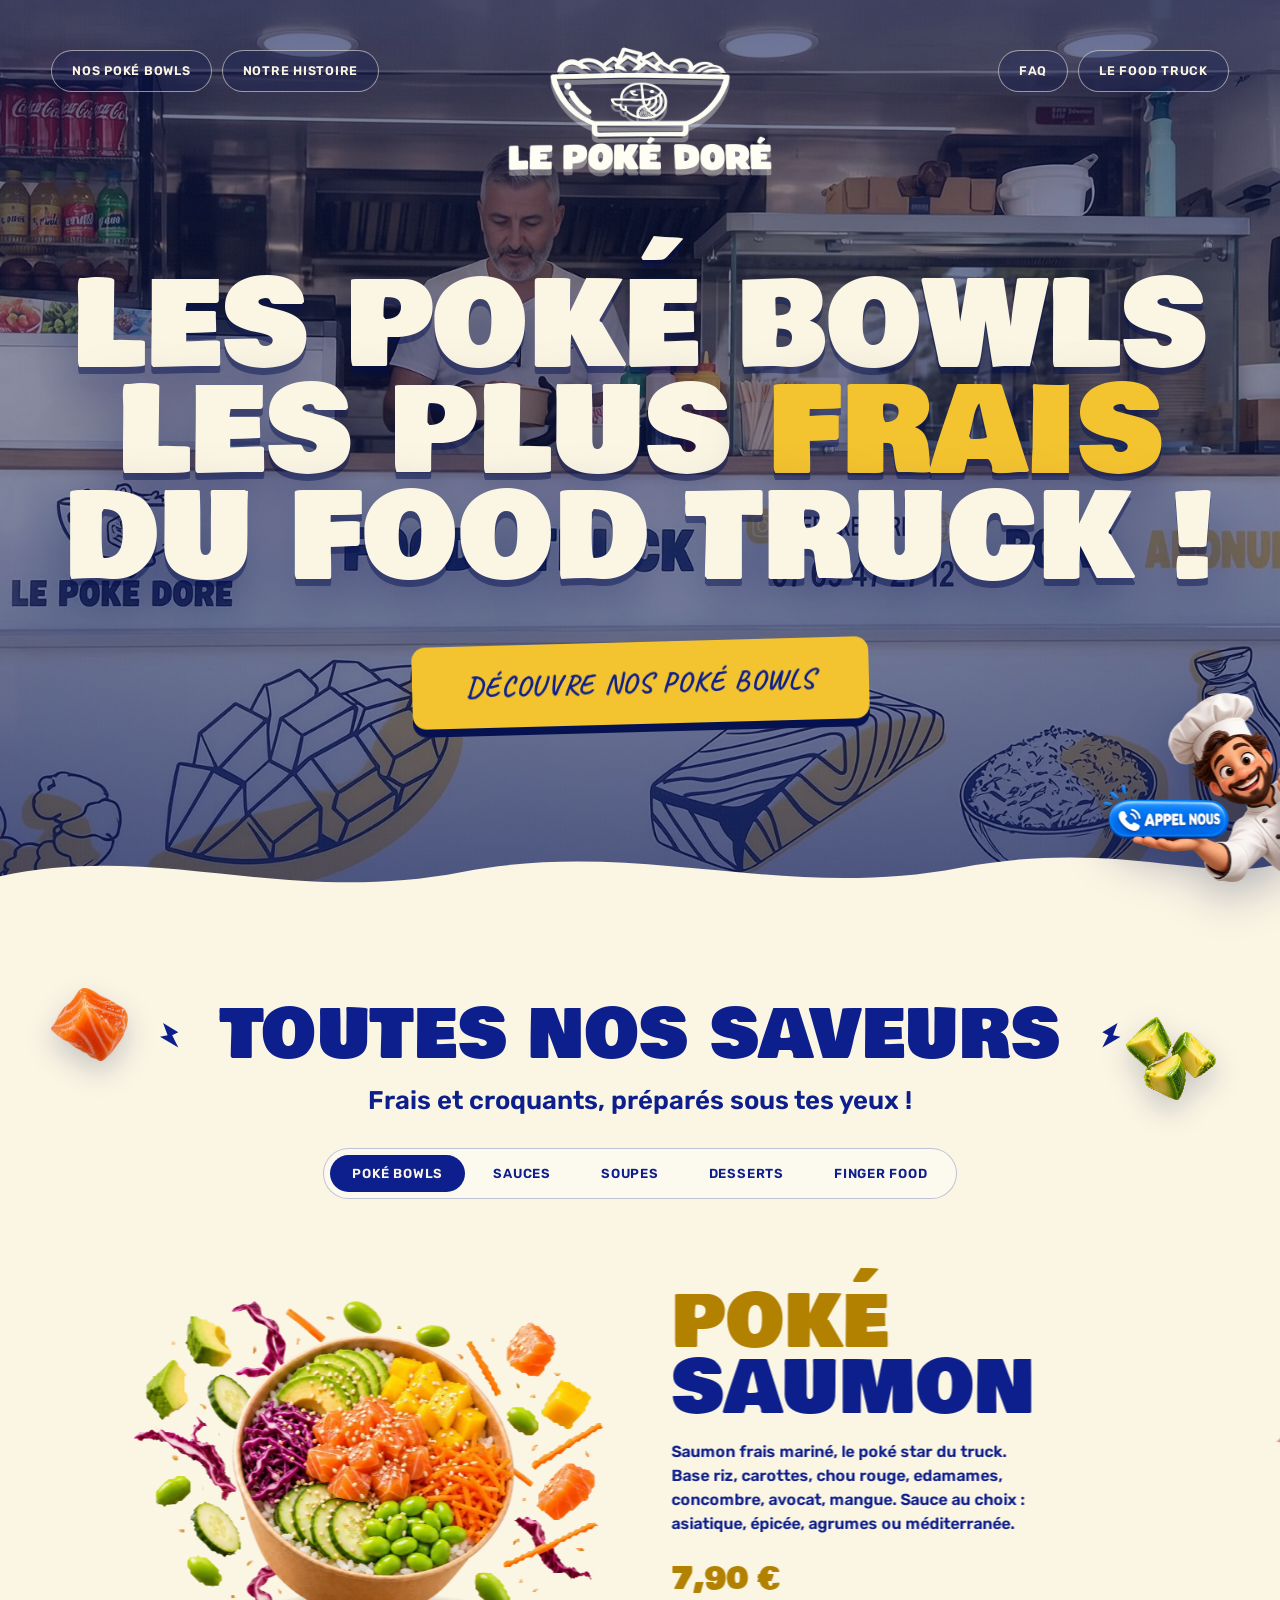
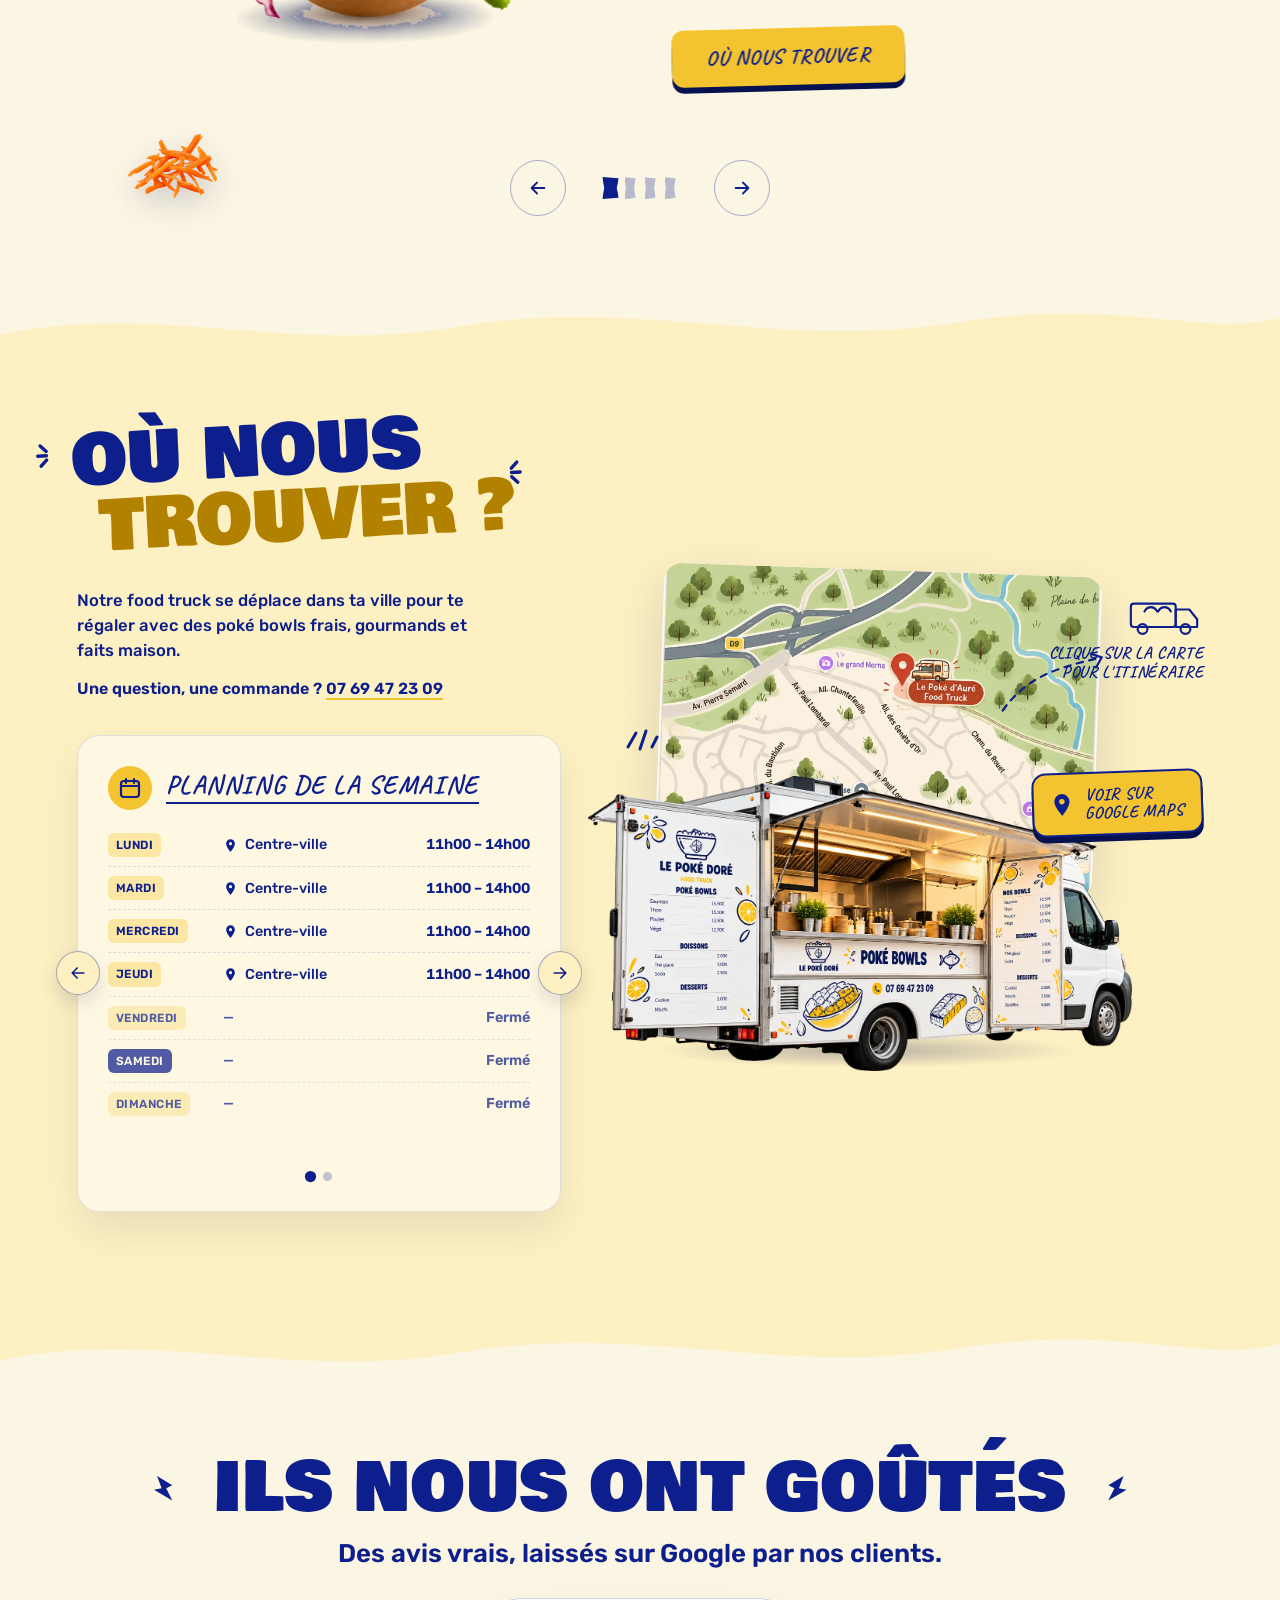
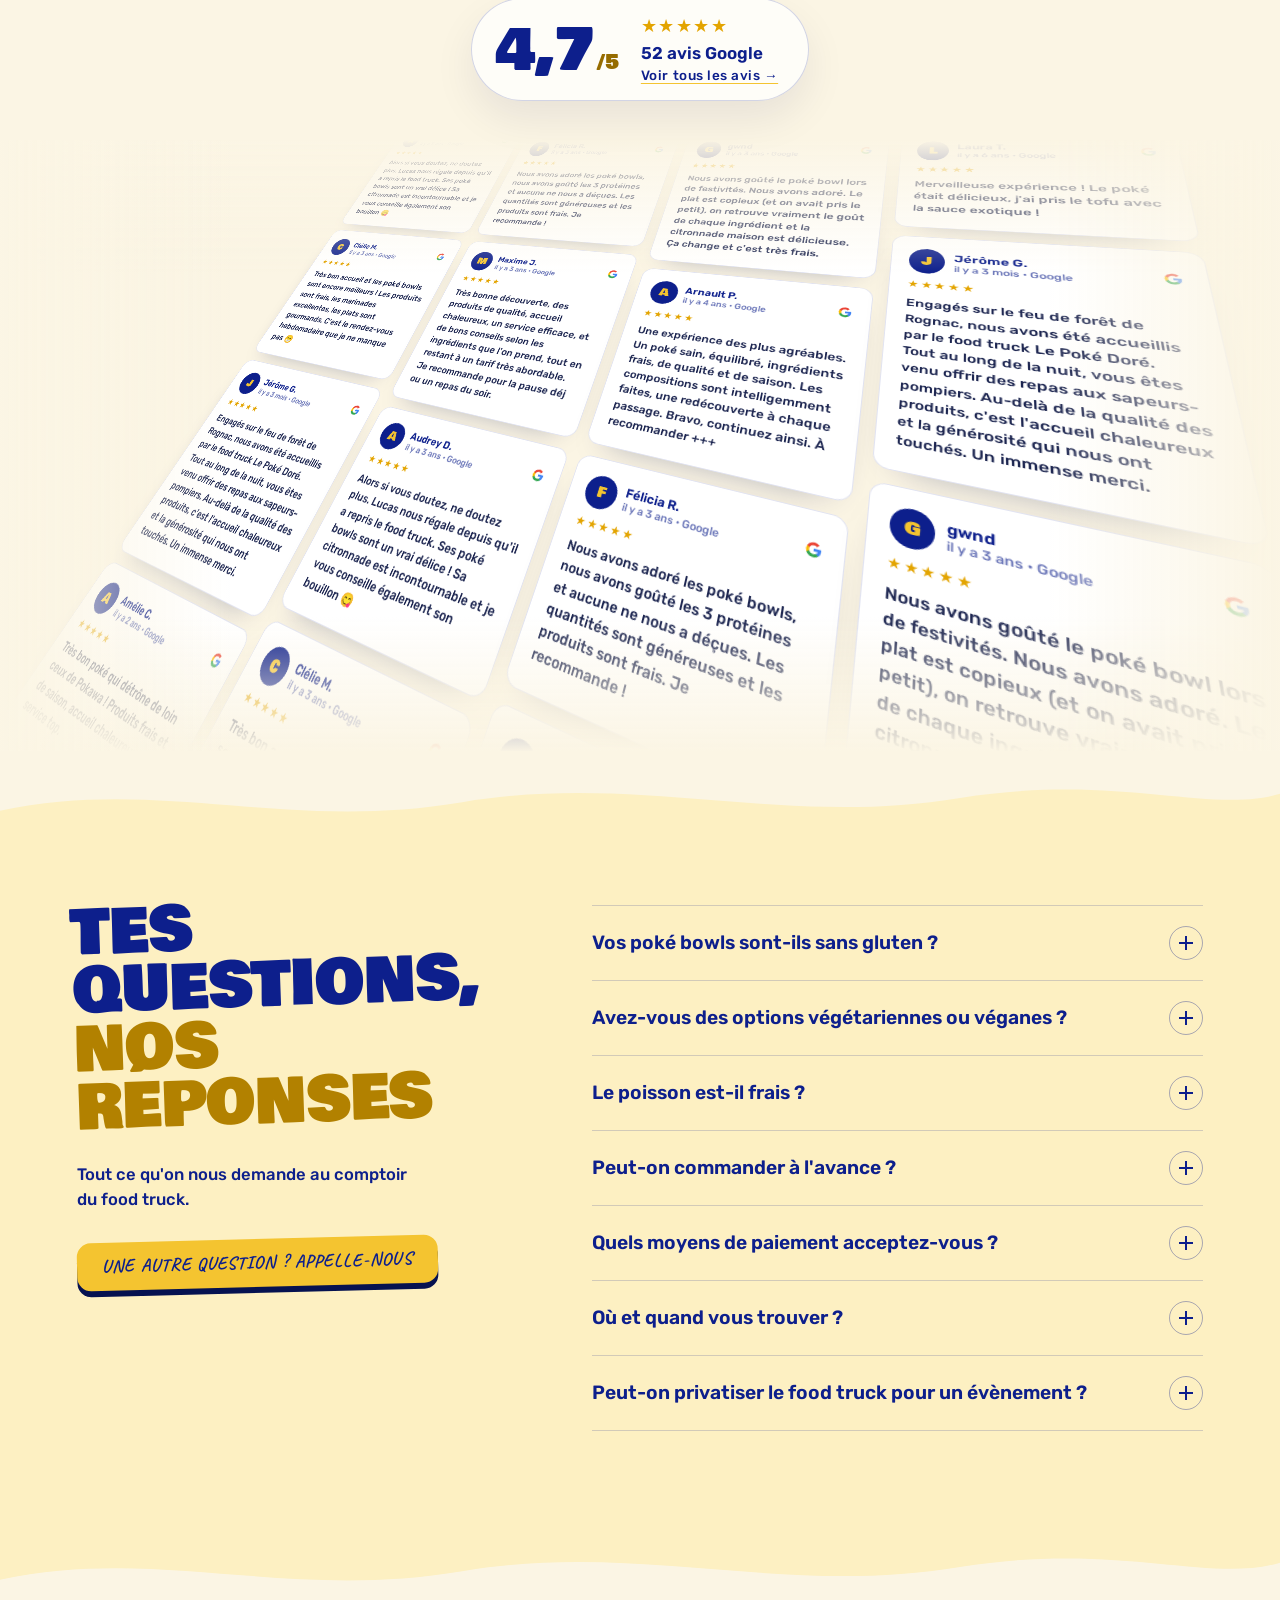
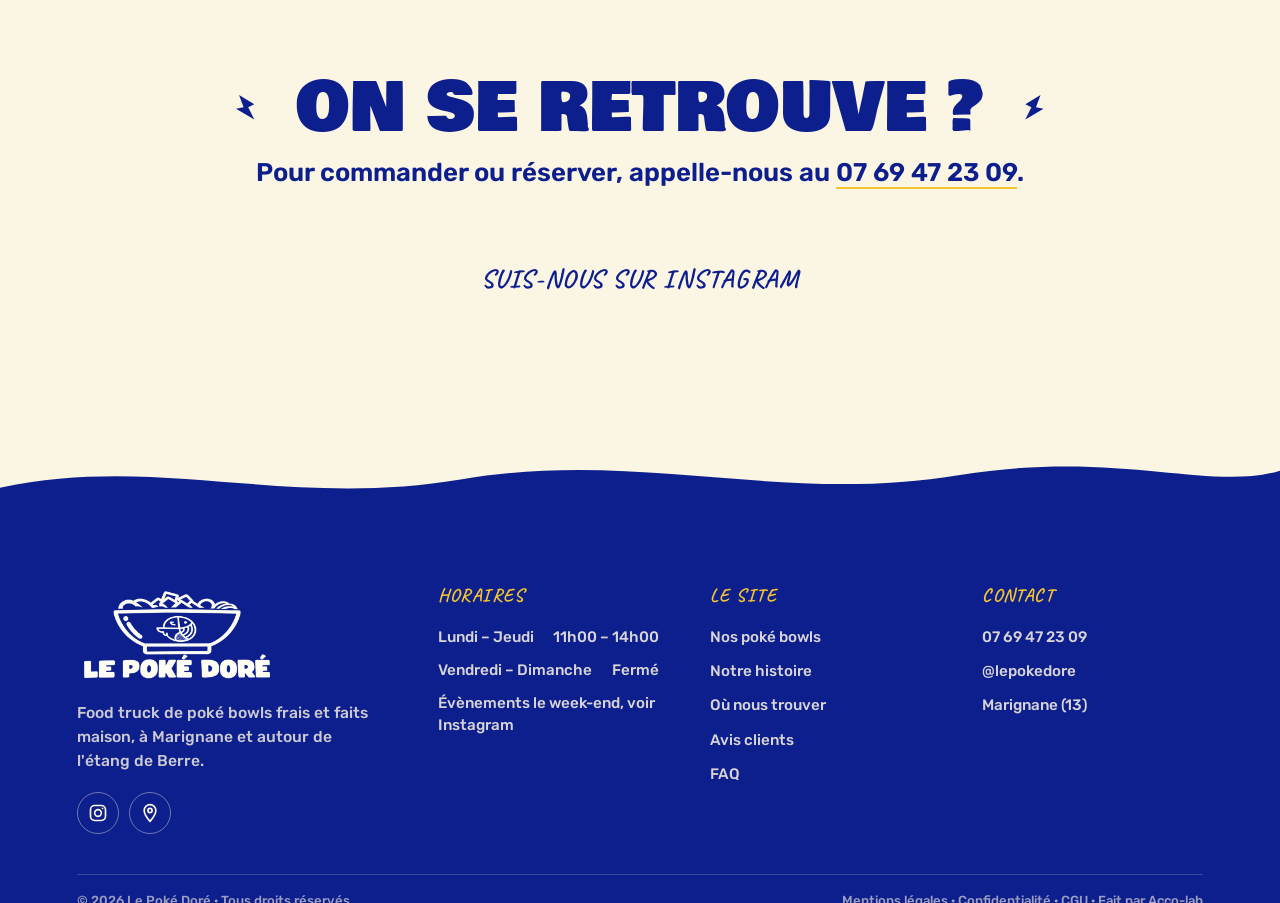
<file: index.html>
<!doctype html>
<html lang="fr">
<head>
  <meta charset="utf-8">
  <meta name="viewport" content="width=device-width, initial-scale=1">
  <title>Le Poké Doré – Food truck de poké bowls à Marignane</title>
  <meta name="description" content="Poké bowls frais et faits maison, soupes et desserts à 2,50 €. Food truck à Marignane du lundi au jeudi, 11h à 14h. Planning, carte, avis et contact.">
  <link rel="canonical" href="https://poke-dore.fr/">
  <meta name="theme-color" content="#0d1f8c">
  <meta property="og:type" content="website">
  <meta property="og:locale" content="fr_FR">
  <meta property="og:site_name" content="Le Poké Doré">
  <meta property="og:title" content="Le Poké Doré – Food truck de poké bowls à Marignane">
  <meta property="og:description" content="Poké bowls frais et faits maison, soupes et desserts à 2,50 €. Food truck à Marignane du lundi au jeudi, 11h à 14h. Planning, carte, avis et contact.">
  <meta property="og:url" content="https://poke-dore.fr/">
  <meta property="og:image" content="https://poke-dore.fr/image/og-image.jpg">
  <meta property="og:image:width" content="1200">
  <meta property="og:image:height" content="630">
  <meta name="twitter:card" content="summary_large_image">
  <meta name="twitter:title" content="Le Poké Doré – Food truck de poké bowls à Marignane">
  <meta name="twitter:description" content="Poké bowls frais et faits maison, soupes et desserts à 2,50 €. Food truck à Marignane du lundi au jeudi, 11h à 14h. Planning, carte, avis et contact.">
  <meta name="twitter:image" content="https://poke-dore.fr/image/og-image.jpg">
  <link rel="icon" href="favicon.ico" sizes="any">
  <link rel="icon" type="image/png" sizes="192x192" href="icon-192.png">
  <link rel="apple-touch-icon" href="apple-touch-icon.png">
  <link rel="manifest" href="site.webmanifest">
  <link rel="stylesheet" href="style.css?v=3">
  <style>

    /* ---------- HERO ---------- */
    .hero{
      position:relative;
      min-height:100svh;
      overflow:hidden;
      display:grid;
      grid-template-rows:auto 1fr auto;
      isolation:isolate;
      color:var(--cream);
    }
    .hero__bg{
      position:absolute;inset:0;z-index:-2;
      background:url("image/videoheader-poster.jpg") center/cover no-repeat;
      animation:kenburns 18s ease-in-out infinite alternate;
      transform-origin:center;
    }
    @keyframes kenburns{from{transform:scale(1)}to{transform:scale(1.08)}}
    .hero__video{
      position:absolute;inset:0;width:100%;height:100%;object-fit:cover;display:block;
      opacity:0;transition:opacity .8s ease;
    }
    .hero__video.is-ready{opacity:1}
    .hero__shade{
      position:absolute;inset:0;z-index:-1;
      background:
        radial-gradient(120% 80% at 50% 50%, rgba(6,18,80,.08), rgba(6,18,80,.42)),
        linear-gradient(180deg, rgba(6,18,80,.45) 0%, rgba(6,18,80,.25) 40%, rgba(6,18,80,.55) 100%);
    }
    /* grain */
    .hero::after{
      content:"";position:absolute;inset:0;z-index:0;pointer-events:none;opacity:.07;
      background-image:url("data:image/svg+xml;utf8,<svg xmlns='http://www.w3.org/2000/svg' width='160' height='160'><filter id='n'><feTurbulence baseFrequency='.8' numOctaves='2' stitchTiles='stitch'/></filter><rect width='100%' height='100%' filter='url(%23n)'/></svg>");
    }
    /* wavy bottom edge */
    .hero__wave{
      position:absolute;left:0;right:0;bottom:-2px;z-index:2;
      width:100%;height:clamp(40px,6vw,90px);display:block;
    }
    .hero__wave path{fill:var(--cream)}

    .hero .nav__logo img{
      filter:drop-shadow(0 6px 0 rgba(6,18,80,.35)) brightness(0) invert(.96) sepia(.35) saturate(.6);
    }

    /* ---------- CONTENT ---------- */
    .hero__content{
      position:relative;z-index:3;
      display:flex;flex-direction:column;align-items:center;justify-content:center;
      text-align:center;padding:clamp(20px,4vw,40px) 16px clamp(60px,10vw,120px);
    }
    .hero__title{
      font-family:"Bowlby One SC",cursive;font-weight:400;
      font-size:clamp(2.6rem,9.2vw,8.6rem);
      line-height:.9;letter-spacing:.005em;text-transform:uppercase;
      max-width:16ch;
      text-shadow:0 .06em 0 rgba(6,18,80,.45), 0 24px 60px rgba(6,18,80,.5);
    }
    .hero__title .accent{color:var(--yellow)}
    .btn{
      margin-top:clamp(28px,4vw,56px);
      display:inline-block;text-decoration:none;
      font:700 clamp(1.25rem,2.2vw,1.9rem)/1 "Caveat",cursive;letter-spacing:.06em;text-transform:uppercase;
      color:var(--navy);background:var(--yellow);
      padding:.95em 1.9em;border-radius:14px;
      box-shadow:0 8px 0 var(--navy-deep);
      transform:rotate(-1.5deg);
      transition:transform .2s,box-shadow .2s;
    }
    .btn:hover{transform:rotate(-1.5deg) translateY(-3px);box-shadow:0 11px 0 var(--navy-deep)}
    .btn:active{transform:rotate(-1.5deg) translateY(5px);box-shadow:0 3px 0 var(--navy-deep)}

    /* ---------- reveal ---------- */
    .hero__title.reveal{animation-delay:.45s}
    .btn.reveal{animation-delay:.75s}
    .btn.reveal{animation-name:upbtn}
    @keyframes upbtn{to{opacity:1;transform:rotate(-1.5deg)}}

    @media (prefers-reduced-motion:reduce){
      .hero__bg{animation:none}
      .btn.reveal{transform:rotate(-1.5deg)}
    }

    /* ---------- SAVEURS / CARROUSEL ---------- */
    .saveurs{position:relative;overflow:hidden;padding:clamp(56px,8vw,110px) 0 clamp(48px,6vw,80px);color:var(--navy)}
    .saveurs__head{text-align:center;padding:0 16px;position:relative;z-index:2}
    .saveurs__title{
      font-family:"Bowlby One SC",cursive;font-weight:400;text-transform:uppercase;
      font-size:clamp(1.9rem,5.2vw,4.2rem);line-height:1;letter-spacing:.01em;
      display:inline-flex;align-items:center;gap:.35em;
    }
    .saveurs__title svg{width:.55em;height:.55em;flex:none;fill:var(--navy)}
    .saveurs__sub{margin-top:.6em;font:600 clamp(1.05rem,2vw,1.6rem)/1.3 "Rubik",sans-serif}

    .tabs{display:inline-flex;gap:6px;margin-top:clamp(18px,2.4vw,30px);padding:6px;border-radius:999px;border:1.5px solid rgba(13,31,140,.25);background:rgba(255,255,255,.4)}
    .tab{
      border:0;cursor:pointer;border-radius:999px;padding:12px 22px;background:transparent;color:var(--navy);
      font:600 .82rem/1 "Rubik",sans-serif;letter-spacing:.06em;text-transform:uppercase;transition:background .25s,color .25s;
    }
    .tab.is-active{background:var(--navy);color:var(--cream)}
    @media (hover:hover){.tab:not(.is-active):hover{background:rgba(13,31,140,.1)}}
    .carousel[hidden]{display:none}
    .carousel{position:relative;margin-top:clamp(28px,4vw,56px);z-index:2;animation:tabin .5s cubic-bezier(.2,.8,.2,1)}
    @keyframes tabin{from{opacity:0;transform:translateY(14px)}to{opacity:1;transform:none}}
    .carousel__viewport{overflow:hidden;width:100%;touch-action:pan-y;-webkit-user-select:none;user-select:none}
    .carousel__track img{-webkit-user-drag:none;pointer-events:none}
    .slide__price{margin-top:.9em;font-family:"Bowlby One SC",cursive;font-size:clamp(1.4rem,2.4vw,2.2rem);color:#b28100;line-height:1}
    .slide__btn{pointer-events:auto}
    .carousel__track{
      --w:min(1100px,84vw);--gap:clamp(16px,3vw,48px);
      display:flex;gap:var(--gap);width:max-content;
      transform:translateX(calc(50vw - var(--w)/2 - var(--i,0)*(var(--w) + var(--gap)) + var(--dx,0px)));
      transition:transform .7s cubic-bezier(.2,.8,.2,1);
      will-change:transform;backface-visibility:hidden;
    }
    .carousel__track.is-dragging{transition:none}
    .carousel__track.is-dragging .slide{transition:none}
    .carousel__track.is-jumping,
    .carousel__track.is-jumping .slide,
    .carousel__track.is-jumping .slide__bits{transition:none !important}
    .slide{
      width:var(--w);flex:none;
      display:grid;grid-template-columns:minmax(0,1.05fr) minmax(0,1fr);align-items:center;gap:clamp(16px,3vw,40px);
      opacity:.4;transform:scale(.94);transition:opacity .6s,transform .6s;
      padding:10px 0;
    }
    .slide.is-active{opacity:1;transform:none}
    .slide__media{position:relative;animation:bowlfloat 7s ease-in-out infinite}
    .slide:nth-child(2) .slide__media{animation-delay:1.5s}
    .slide:nth-child(3) .slide__media{animation-delay:3s}
    .slide__media img{width:100%;height:auto;display:block}
    .slide__bowl{position:relative;z-index:1}
    /* ombre douce dessinée sous le bowl (pas de filtre sur l'image : Safari le rogne) */
    .slide__media::before{
      content:"";position:absolute;z-index:0;left:22%;right:22%;bottom:-4%;height:16%;
      background:radial-gradient(ellipse at center, rgba(6,18,80,.26) 0%, rgba(6,18,80,.12) 45%, rgba(6,18,80,0) 72%);
    }
    .slide__bits{z-index:2}
    /* les visuels des pokés ont déjà leur ombre : pas d'ombre CSS en double */
    #bowls-carousel .slide__media::before,
    #finger-carousel .slide__media::before{display:none}
    /* les ingrédients : rangés dans le bowl quand la slide est sur le côté, ils jaillissent quand elle arrive au centre */
    .slide__bits{
      position:absolute;inset:0;
      transform:scale(.18) rotate(-20deg);opacity:0;
      transform-origin:50% 56%;
      /* même durée et même courbe que le glissement du carrousel (.7s) */
      transition:transform .75s cubic-bezier(.2,.8,.25,1.15),opacity .3s ease;
    }
    .slide.is-active .slide__bits{transform:none;opacity:1}
    @keyframes bowlfloat{0%,100%{transform:translateY(0) rotate(-1deg)}50%{transform:translateY(-14px) rotate(1deg)}}
    .slide__body{padding-right:clamp(0px,2vw,24px);min-width:0}
    .slide__name{
      font-family:"Bowlby One SC",cursive;font-weight:400;text-transform:uppercase;
      font-size:clamp(2.2rem,5.6vw,5.4rem);line-height:.92;letter-spacing:.005em;
    }
    .slide__name .l1{display:block;color:#b28100}
    .slide__name .l2{display:block;color:var(--navy)}
    .slide__name .l2.is-long{font-size:.72em}
    .slide__name .l2.is-xlong{font-size:.6em}
    .slide__text{margin-top:1.2em;max-width:34ch;font:600 clamp(.95rem,1.25vw,1.15rem)/1.5 "Rubik",sans-serif;color:var(--navy)}
    .slide__price{margin-top:.9em;font-family:"Bowlby One SC",cursive;font-size:clamp(1.4rem,2.4vw,2.2rem);color:#b28100;line-height:1}
    .slide__btn{
      margin-top:1.6em;display:inline-block;text-decoration:none;
      font:700 clamp(1.05rem,1.6vw,1.4rem)/1 "Caveat",cursive;letter-spacing:.06em;text-transform:uppercase;
      color:var(--navy);background:var(--yellow);padding:.9em 1.7em;border-radius:12px;
      box-shadow:0 6px 0 var(--navy-deep);transform:rotate(-1.5deg);transition:transform .2s,box-shadow .2s;
    }
    .slide__btn:hover{transform:rotate(-1.5deg) translateY(-3px);box-shadow:0 9px 0 var(--navy-deep)}

    .carousel__nav{display:flex;align-items:center;justify-content:center;gap:clamp(18px,3vw,40px);margin-top:clamp(20px,3vw,36px)}
    .carousel__arrow{
      width:56px;height:56px;border-radius:50%;border:1.5px solid rgba(13,31,140,.35);background:transparent;
      color:var(--navy);cursor:pointer;display:grid;place-items:center;transition:background .25s,color .25s,transform .2s;
    }
    .carousel__arrow svg{width:22px;height:22px;stroke:currentColor;fill:none;stroke-width:2;stroke-linecap:round;stroke-linejoin:round}
    @media (hover:hover){.carousel__arrow:hover{background:var(--navy);color:var(--cream);transform:translateY(-2px)}}
    .carousel__dots{display:flex;gap:9px}
    .carousel__dot{
      width:11px;height:22px;border:0;padding:0;cursor:pointer;background:rgba(13,31,140,.28);
      clip-path:polygon(0 0,100% 6%,88% 50%,100% 94%,0 100%,12% 50%);transition:background .25s,transform .25s;
    }
    .carousel__dot.is-active{background:var(--navy);transform:scaleX(1.5)}

    /* ingrédients qui volent autour de la section */
    .saveurs .food{position:absolute;z-index:1;pointer-events:none;filter:drop-shadow(0 12px 14px rgba(6,18,80,.2));transition:opacity .4s,transform .4s}
    .saveurs .food[data-for]{opacity:0;transform:scale(.6)}
    .saveurs[data-active="bowls-carousel"] .food[data-for="bowls-carousel"],
    .saveurs[data-active="soups-carousel"] .food[data-for="soups-carousel"],
    .saveurs[data-active="desserts-carousel"] .food[data-for="desserts-carousel"],
    .saveurs[data-active="finger-carousel"] .food[data-for="finger-carousel"],
    .saveurs[data-active="sauces-carousel"] .food[data-for="sauces-carousel"]{opacity:1;transform:none}
    /* desserts : pas de calque d'ingrédients, le pot est un peu plus petit */
    .slide--dessert .slide__media{padding:0 8%}
    .slide--sauce .slide__media{padding:0 10%}
    .slide--sauce .slide__price{font-size:clamp(1.1rem,1.8vw,1.6rem)}
    .saveurs .food img{display:block;width:100%;height:auto;animation:float 6s ease-in-out infinite}
    @keyframes float{0%,100%{transform:translateY(0) rotate(var(--r,0deg))}50%{transform:translateY(-14px) rotate(calc(var(--r,0deg) + 4deg))}}
    .saveurs .food--a{left:4%;top:9%;width:clamp(50px,6vw,110px)}
    .saveurs .food--a img{--r:-15deg}
    .saveurs .food--b{right:5%;top:12%;width:clamp(60px,7vw,130px)}
    .saveurs .food--b img{--r:12deg;animation-delay:1.3s}
    .saveurs .food--c{left:10%;bottom:8%;width:clamp(60px,7vw,120px)}
    .saveurs .food--c img{--r:20deg;animation-delay:2.2s}

    @media (max-width:760px){
      .carousel__track{--w:86vw}
      .slide{grid-template-columns:1fr;text-align:center;gap:6px}
      .slide__body{padding:0 8px}
      .slide__text{margin:1em auto 0}
      .saveurs .food--a{left:3%;top:1.5%;width:50px}
      .saveurs .food--c{left:4%;bottom:3%;width:46px}
      .tabs{padding:4px;gap:4px}
      .tabs{flex-wrap:wrap;justify-content:center;border-radius:24px}
      .tab{padding:11px 9px;font-size:.66rem;letter-spacing:.04em;white-space:nowrap}
      .saveurs .food--b{top:4%;right:3%;width:54px}
    }

    /* ---------- OÙ NOUS TROUVER ---------- */
    .where{position:relative;overflow:hidden;padding:clamp(56px,8vw,110px) 0 clamp(56px,7vw,100px);color:var(--navy)}
    .where__grid{
      width:min(1360px,88vw);margin:0 auto;
      display:grid;grid-template-columns:minmax(0,.9fr) minmax(0,1.1fr);gap:clamp(24px,4vw,64px);align-items:center;
    }
    .where__title{
      font-family:"Bowlby One SC",cursive;font-weight:400;text-transform:uppercase;
      font-size:clamp(2.4rem,5.4vw,5rem);line-height:.95;letter-spacing:.005em;position:relative;
      transform:rotate(-3deg);transform-origin:left bottom;width:fit-content;
    }
    .where__title .gold{color:#b28100;display:inline-block;transform:translateX(.35em)}
    .where__title .spark{position:absolute;width:.5em;height:.5em;fill:none;stroke:var(--navy);stroke-width:2.4;stroke-linecap:round}
    .where__title .spark--l{left:-.55em;top:.1em}
    .where__title .spark--r{right:-.5em;top:.7em;transform:scaleX(-1)}
    .where__text{margin-top:1.1em;max-width:36ch;font:500 clamp(1.02rem,1.3vw,1.25rem)/1.5 "Rubik",sans-serif}

    .plan{
      margin-top:clamp(22px,3vw,40px);
      background:rgba(255,255,255,.55);border:1.5px solid rgba(13,31,140,.12);
      border-radius:22px;padding:clamp(18px,2.4vw,30px) clamp(16px,2.4vw,30px);
      box-shadow:0 18px 40px rgba(6,18,80,.08);
    }
    .where__left{min-width:0}
    .plan{position:relative;min-width:0;max-width:100%}
    .plan__viewport{overflow:hidden;height:var(--plan-h,auto);min-width:0;width:100%}
    .plan__panels{display:flex;height:100%;min-width:0;width:100%;transition:transform .6s cubic-bezier(.2,.8,.2,1);transform:translateX(calc(var(--p,0) * -100%))}
    .plan__panel{flex:0 0 100%;width:100%;min-width:0;height:100%}
    .plan__carte img{max-width:100%}
    .plan__panel--carte{display:flex;flex-direction:column}
    .plan__panel--carte .plan__carte{flex:1;min-height:0;overflow-y:auto;overscroll-behavior:contain;scrollbar-width:thin}
    .plan__hint{margin:8px 0 0;text-align:center;font:500 .78rem "Rubik",sans-serif;color:rgba(13,31,140,.6)}
    .plan__arrow{
      position:absolute;top:50%;z-index:3;width:44px;height:44px;border-radius:50%;transform:translateY(-50%);
      border:1.5px solid rgba(13,31,140,.35);background:var(--cream);color:var(--navy);cursor:pointer;display:grid;place-items:center;
      box-shadow:0 8px 18px rgba(6,18,80,.12);transition:background .25s,color .25s;
    }
    .plan__arrow svg{width:20px;height:20px;stroke:currentColor;fill:none;stroke-width:2;stroke-linecap:round;stroke-linejoin:round}
    .plan__arrow--prev{left:-22px}.plan__arrow--next{right:-22px}
    @media (hover:hover){.plan__arrow:hover{background:var(--navy);color:var(--cream)}}
    .plan__dots{display:flex;justify-content:center;gap:8px;margin-top:14px}
    .plan__dots span{width:9px;height:9px;border-radius:50%;background:rgba(13,31,140,.25);transition:background .25s,transform .25s}
    .plan__dots span.is-active{background:var(--navy);transform:scale(1.25)}
    .plan__carte{display:block;border-radius:14px;overflow:hidden;border:1.5px solid rgba(13,31,140,.12);background:#fff}
    .plan__carte img{width:100%;height:auto;display:block}
    .plan__head{display:flex;align-items:center;gap:14px;margin-bottom:14px}
    .plan__ico{width:44px;height:44px;flex:none;border-radius:50%;background:var(--yellow);display:grid;place-items:center}
    .plan__ico svg{width:24px;height:24px;fill:none;stroke:var(--navy);stroke-width:2.2;stroke-linecap:round;stroke-linejoin:round}
    .plan__title{font:700 clamp(1.3rem,2vw,1.8rem)/1 "Caveat",cursive;letter-spacing:.06em;text-transform:uppercase;border-bottom:2px solid var(--navy);padding-bottom:4px}
    .plan__list{list-style:none}
    .plan__row{
      display:grid;grid-template-columns:7.2em 1fr auto;align-items:center;gap:12px;
      padding:9px 0;font:500 clamp(.9rem,1.1vw,1.05rem)/1.2 "Rubik",sans-serif;
    }
    .plan__row + .plan__row{border-top:1px dashed rgba(13,31,140,.14)}
    .plan__day{font-weight:600;text-transform:uppercase;letter-spacing:.04em;font-size:.82em;background:rgba(244,196,48,.35);padding:5px 8px;border-radius:6px;width:fit-content}
    .plan__place{display:flex;align-items:center;gap:7px}
    .plan__place svg{width:15px;height:15px;flex:none;fill:var(--navy)}
    .plan__time{white-space:nowrap;font-weight:600;font-variant-numeric:tabular-nums}
    .plan__row.is-closed{opacity:.72}
    .plan__row.is-today .plan__day{background:var(--navy);color:var(--cream)}

    /* côté droit : carte + truck */
    .where__map{position:relative;aspect-ratio:1.18;min-height:340px}
    .map{
      position:absolute;left:8%;top:0;width:74%;height:64%;
      border-radius:18px;overflow:hidden;transform:rotate(2deg);
      box-shadow:0 20px 50px rgba(6,18,80,.14);background:#eef3e6;
    }
    .map__bg{width:100%;height:100%;display:block;object-fit:cover}

    .truck{
      position:absolute;left:-4%;bottom:0;width:92%;z-index:2;
      animation:truckfloat 7s ease-in-out infinite;
    }
    .truck img{width:100%;height:auto;display:block}
    .truck::before{content:"";position:absolute;left:12%;right:10%;bottom:1%;height:12%;background:radial-gradient(ellipse at center, rgba(6,18,80,.28), rgba(6,18,80,0) 70%);z-index:-1}
    @keyframes truckfloat{0%,100%{transform:translateY(0)}50%{transform:translateY(-8px)}}

    .where__note{
      position:absolute;right:0;top:4%;max-width:190px;text-align:right;
      font:700 clamp(1rem,1.3vw,1.25rem)/1.15 "Caveat",cursive;letter-spacing:.04em;text-transform:uppercase;color:var(--navy);
    }
    .where__note svg{width:78px;height:auto;display:block;margin:0 0 6px auto;fill:none;stroke:var(--navy);stroke-width:2.2;stroke-linecap:round;stroke-linejoin:round}
    .where__arrow{position:absolute;right:16%;top:16%;width:110px;height:auto;fill:none;stroke:var(--navy);stroke-width:2.4;stroke-dasharray:7 7;stroke-linecap:round;z-index:1}
    .where__cta{
      position:absolute;right:0;top:40%;z-index:3;
      display:inline-flex;align-items:center;gap:10px;text-decoration:none;
      font:700 clamp(1rem,1.3vw,1.25rem)/1.05 "Caveat",cursive;letter-spacing:.05em;text-transform:uppercase;
      color:var(--navy);background:var(--yellow);padding:.75em 1.1em .75em .9em;border-radius:14px;
      border:2px solid var(--navy);box-shadow:0 6px 0 var(--navy-deep);transform:rotate(-2deg);transition:transform .2s,box-shadow .2s;
    }
    .where__cta svg{width:26px;height:26px;flex:none;fill:var(--navy)}
    .where__cta:hover{transform:rotate(-2deg) translateY(-3px);box-shadow:0 9px 0 var(--navy-deep)}
    .where__phone{margin-top:18px;font:600 clamp(1rem,1.2vw,1.15rem)/1 "Rubik",sans-serif}
    .where__phone a{color:var(--navy);text-decoration:none;border-bottom:2px solid var(--yellow);white-space:nowrap}

    .where .dash{position:absolute;width:36px;height:auto;fill:none;stroke:var(--navy);stroke-width:3;stroke-linecap:round;z-index:1}

    @media (max-width:900px){
      .where__grid{grid-template-columns:minmax(0,1fr)}
      .plan{padding:16px 12px}
      .plan__arrow{width:36px;height:36px}
      .plan__arrow--prev{left:4px}.plan__arrow--next{right:4px}
      .plan__arrow{top:auto;bottom:6px;transform:none}
      .plan__dots{margin-top:12px}
      .plan__row{grid-template-columns:5.4em 1fr auto;gap:8px;font-size:.86rem;padding:8px 0}
      .plan__day{font-size:.72em;padding:4px 6px}
      .plan__time{font-size:.92em}
      .where__title .spark--l{left:-.4em}
      .where__map{aspect-ratio:1.1;min-height:300px;margin-top:10px}
      .where__note{display:none}
      .where__arrow{display:none}
      .where__cta{top:auto;bottom:62%;right:0}
      .map{left:6%;width:74%}
      .truck{left:-6%;width:100%}
    }

    /* ---------- Pop-up carte ---------- */
    .lightbox{border:0;padding:0;background:transparent;max-width:none;max-height:none;width:100vw;height:100vh;
      display:none;align-items:center;justify-content:center;overscroll-behavior:contain}
    .lightbox[open]{display:flex}
    .lightbox::backdrop{background:rgba(6,18,80,.78);backdrop-filter:blur(4px)}
    .lightbox img{max-width:min(92vw,720px);max-height:88vh;width:auto;height:auto;border-radius:18px;
      box-shadow:0 40px 80px rgba(0,0,0,.45);animation:lbin .35s cubic-bezier(.2,.8,.2,1)}
    @keyframes lbin{from{opacity:0;transform:scale(.94) translateY(12px)}to{opacity:1;transform:none}}
    .lightbox__close{position:fixed;top:14px;right:14px;width:48px;height:48px;border-radius:50%;border:0;cursor:pointer;
      background:var(--yellow);color:var(--navy);display:grid;place-items:center;box-shadow:0 6px 0 var(--navy-deep);z-index:2}
    .lightbox__close svg{width:24px;height:24px;stroke:currentColor;fill:none;stroke-width:2.4;stroke-linecap:round}
    body.has-lightbox{overflow:hidden}

    /* ---------- AVIS : mur de cartes en perspective ---------- */
    .avis{position:relative;overflow:hidden;padding:clamp(56px,8vw,110px) 0 0;color:var(--navy)}
    .avis__head{text-align:center;padding:0 16px;position:relative;z-index:2}
    .avis__title{
      font-family:"Bowlby One SC",cursive;font-weight:400;text-transform:uppercase;
      font-size:clamp(1.9rem,5.2vw,4.2rem);line-height:1;letter-spacing:.01em;
      display:inline-flex;align-items:center;gap:.35em;
    }
    .avis__title .spark{width:.55em;height:.55em;flex:none;fill:var(--navy)}
    .avis__sub{margin-top:.6em;font:600 clamp(1.05rem,2vw,1.6rem)/1.3 "Rubik",sans-serif}
    .score{
      display:inline-flex;align-items:center;gap:22px;margin:28px auto 0;padding:16px 30px 16px 24px;
      border-radius:999px;background:rgba(255,255,255,.6);border:1.5px solid rgba(13,31,140,.18);
      box-shadow:0 18px 40px rgba(6,18,80,.08);text-align:left;text-decoration:none;color:var(--navy);
      transition:transform .25s,box-shadow .25s;
    }
    .score:hover{transform:translateY(-3px);box-shadow:0 24px 50px rgba(6,18,80,.14)}
    .score__note{font-family:"Bowlby One SC",cursive;font-size:56px;line-height:.9;color:var(--navy)}
    .score__note small{font-size:20px;color:#966c00;margin-left:2px}
    .score__detail{display:flex;flex-direction:column;gap:3px;font:500 15px/1.3 "Rubik",sans-serif}
    .score__detail .stars{font-size:18px;letter-spacing:.08em}
    .score__detail strong{font-weight:600;font-size:17px}
    .score__link{font-size:13.5px;letter-spacing:.04em;text-decoration:underline;text-underline-offset:3px;text-decoration-color:var(--yellow)}
    .stars{color:#e3a400;letter-spacing:.12em}

    .gwall{--gap:16px;--duree:42s;position:relative;height:clamp(560px,68vh,740px);overflow:hidden;perspective:320px;margin-top:clamp(20px,3vw,40px)}
    .gwall__scene{
      position:absolute;left:50%;top:50%;display:flex;gap:var(--gap);
      transform:translate(-50%,-50%) translateX(-80px) translateZ(-90px) rotateX(18deg) rotateY(-9deg) rotateZ(16deg);
      transform-style:preserve-3d;
    }
    .gcol{display:flex;flex-direction:column;gap:var(--gap);width:310px;flex-shrink:0}
    .gcol__track{display:flex;flex-direction:column;gap:var(--gap);flex-shrink:0;animation:gcol-up var(--duree) linear infinite}
    .gcol--rev .gcol__track{animation-direction:reverse}
    .gwall:hover .gcol__track{animation-play-state:paused}
    @keyframes gcol-up{from{transform:translateY(0)}to{transform:translateY(calc(-100% - var(--gap)))}}
    .gcard{
      margin:0;padding:20px 20px 22px;border-radius:16px;background:#fff;
      border:1.5px solid rgba(13,31,140,.12);box-shadow:0 18px 40px -28px rgba(6,18,80,.4);
      display:flex;flex-direction:column;gap:10px;
    }
    .gcard__head{display:flex;align-items:center;gap:10px}
    .gcard__avatar{width:40px;height:40px;border-radius:50%;flex-shrink:0;display:grid;place-items:center;background:var(--navy);color:var(--yellow);font-family:"Bowlby One SC",cursive;font-size:18px}
    .gcard__head figcaption{display:flex;flex-direction:column;line-height:1.25;min-width:0;flex:1}
    .gcard__head b{font:600 15px "Rubik",sans-serif;color:var(--navy)}
    .gcard__head small{font:500 12.5px "Rubik",sans-serif;color:rgba(13,31,140,.6)}
    .gcard__g{width:18px;height:18px;flex-shrink:0}
    .gcard .stars{font-size:14px}
    .gcard blockquote{margin:0;font:500 15.5px/1.5 "Rubik",sans-serif;color:#1c2550}
    .gwall__fade{position:absolute;pointer-events:none;z-index:2}
    .gwall__fade--t{inset:0 0 auto 0;height:22%;background:linear-gradient(180deg,var(--cream),transparent)}
    .gwall__fade--b{inset:auto 0 0 0;height:22%;background:linear-gradient(0deg,var(--cream),transparent)}
    .gwall__fade--l{inset:0 auto 0 0;width:18%;background:linear-gradient(90deg,var(--cream),transparent)}
    .gwall__fade--r{inset:0 0 0 auto;width:18%;background:linear-gradient(270deg,var(--cream),transparent)}
    @media (max-width:860px){
      .gwall{height:520px;perspective:260px}
      .gwall__scene{transform:translate(-50%,-50%) translateX(-30px) translateZ(-60px) rotateX(14deg) rotateY(-6deg) rotateZ(10deg)}
      .gcol{width:250px}
      .gcol:nth-child(n+4){display:none}
    }
    @media (max-width:640px){
      .gcol:nth-child(n+3){display:none}
      .score{gap:16px;padding:14px 22px 14px 18px}
      .score__note{font-size:46px}
    }
    @media (prefers-reduced-motion:reduce){.gcol__track{animation:none}}

    /* ---------- Séparateurs ondulés entre sections ---------- */
    /* la vague est dans la section, remplie de la couleur de la section précédente */
    .sec-wave{position:absolute;left:0;right:0;top:-1px;width:100%;height:clamp(40px,6vw,90px);display:block;pointer-events:none;z-index:1}
    .sec-wave path{fill:var(--prev-bg)}
    .saveurs{--sec-bg:var(--cream);padding-bottom:clamp(36px,5vw,60px)}
    .where{--sec-bg:#fdf0c2;--prev-bg:var(--cream);background:var(--sec-bg);padding-top:clamp(90px,12vw,170px);padding-bottom:clamp(56px,7vw,100px)}
    .avis{--sec-bg:var(--cream);--prev-bg:#fdf0c2;background:var(--sec-bg);padding-top:clamp(90px,12vw,170px)}
    .plan__arrow{background:var(--sec-bg)}
    .gwall__fade--t{background:linear-gradient(180deg,var(--sec-bg),transparent)}
    .gwall__fade--b{background:linear-gradient(0deg,var(--sec-bg),transparent)}
    .gwall__fade--l{background:linear-gradient(90deg,var(--sec-bg),transparent)}
    .gwall__fade--r{background:linear-gradient(270deg,var(--sec-bg),transparent)}
    .score{background:rgba(255,255,255,.75)}

    /* ---------- FAQ ---------- */
    .faq{--sec-bg:#fdf0c2;--prev-bg:var(--cream);position:relative;background:var(--sec-bg);padding:clamp(90px,12vw,170px) 0 clamp(56px,7vw,100px);color:var(--navy)}
    .faq__grid{width:min(1200px,88vw);margin:0 auto;display:grid;grid-template-columns:.85fr 1.15fr;gap:clamp(28px,5vw,80px);align-items:start}
    .faq__title{font-family:"Bowlby One SC",cursive;font-weight:400;text-transform:uppercase;font-size:clamp(2.2rem,4.8vw,4.4rem);line-height:.95;transform:rotate(-2deg);transform-origin:left bottom;width:fit-content}
    .faq__title .gold{color:#b28100}
    .faq__sub{margin:1.4em 0 1.6em;max-width:32ch;font:500 clamp(1rem,1.3vw,1.2rem)/1.5 "Rubik",sans-serif}
    .btn--small{margin-top:0;font-size:clamp(1rem,1.4vw,1.25rem);padding:.85em 1.4em;box-shadow:0 6px 0 var(--navy-deep)}
    .faq__item{border-bottom:1.5px solid rgba(13,31,140,.18)}
    .faq__item:first-child{border-top:1.5px solid rgba(13,31,140,.18)}
    .faq__item summary{
      list-style:none;cursor:pointer;display:flex;align-items:center;justify-content:space-between;gap:20px;
      padding:20px 0;font:600 clamp(1.05rem,1.5vw,1.3rem)/1.3 "Rubik",sans-serif;transition:color .25s;
    }
    .faq__item summary::-webkit-details-marker{display:none}
    .faq__item summary:hover{color:#8d6500}
    .faq__item summary i{position:relative;width:34px;height:34px;flex:none;border-radius:50%;border:1.5px solid rgba(13,31,140,.35);transition:background .3s,transform .5s cubic-bezier(.2,.8,.2,1)}
    .faq__item summary i::before,.faq__item summary i::after{content:"";position:absolute;left:50%;top:50%;width:14px;height:2px;background:currentColor;transform:translate(-50%,-50%)}
    .faq__item summary i::after{transform:translate(-50%,-50%) rotate(90deg)}
    .faq__item[open] summary i{background:var(--navy);color:var(--cream);transform:rotate(135deg)}
    .faq__a{overflow:hidden}
    .faq__a p{margin:0 0 20px;max-width:60ch;font:500 clamp(.98rem,1.15vw,1.08rem)/1.6 "Rubik",sans-serif;color:#1c2550}
    .faq__item[open] .faq__a p{animation:faqin .4s cubic-bezier(.2,.8,.2,1)}
    @keyframes faqin{from{opacity:0;transform:translateY(-6px)}to{opacity:1;transform:none}}

    /* ---------- CONTACT ---------- */
    .contact{--sec-bg:var(--cream);--prev-bg:#fdf0c2;position:relative;background:var(--sec-bg);padding:clamp(90px,12vw,170px) 16px clamp(70px,9vw,130px);color:var(--navy);text-align:center}
    .contact__title{font-family:"Bowlby One SC",cursive;font-weight:400;text-transform:uppercase;font-size:clamp(1.9rem,5.2vw,4.2rem);line-height:1;display:inline-flex;align-items:center;gap:.35em}
    .contact__title .spark{width:.55em;height:.55em;flex:none;fill:var(--navy)}
    .contact__sub{margin-top:.6em;font:600 clamp(1.05rem,2vw,1.6rem)/1.3 "Rubik",sans-serif}
    .contact__tel{color:var(--navy);text-decoration:none;border-bottom:2px solid var(--yellow)}
    .contact__cards{display:grid;grid-template-columns:minmax(0,420px);justify-content:center;gap:clamp(16px,2.5vw,32px);margin-top:clamp(28px,4vw,52px)}
    .ccard{
      display:flex;flex-direction:column;align-items:center;gap:6px;text-decoration:none;color:var(--navy);
      padding:clamp(24px,3vw,36px) 20px;border-radius:22px;background:#fff;border:1.5px solid rgba(13,31,140,.12);
      box-shadow:0 18px 40px rgba(6,18,80,.08);transition:transform .25s,box-shadow .25s;
    }
    .ccard:hover{transform:translateY(-4px);box-shadow:0 26px 50px rgba(6,18,80,.14)}
    .ccard__ico{width:60px;height:60px;border-radius:50%;display:grid;place-items:center;background:var(--yellow);margin-bottom:8px}
    .ccard__ico svg{width:28px;height:28px;fill:none;stroke:var(--navy);stroke-width:2;stroke-linecap:round;stroke-linejoin:round}
    .ccard__label{font:600 .8rem "Rubik",sans-serif;letter-spacing:.08em;text-transform:uppercase;color:rgba(13,31,140,.65)}
    .ccard__value{font-family:"Bowlby One SC",cursive;font-size:clamp(1.5rem,2.6vw,2.2rem);line-height:1.1}
    .ccard__hint{font:500 .92rem/1.4 "Rubik",sans-serif;color:rgba(13,31,140,.7);max-width:28ch}

    .insta{width:min(1200px,92vw);margin:clamp(40px,6vw,80px) auto 0;text-align:left}
    .insta__title{font:700 clamp(1.3rem,2vw,1.8rem)/1 "Caveat",cursive;letter-spacing:.06em;text-transform:uppercase;color:var(--navy);text-align:center;margin-bottom:22px}

    /* ---------- FOOTER ---------- */
    .footer{--prev-bg:var(--cream);position:relative;background:var(--navy);color:var(--cream);padding:clamp(90px,12vw,170px) 0 28px}
    .footer__grid{width:min(1200px,88vw);margin:0 auto;display:grid;grid-template-columns:1.4fr 1fr 1fr 1fr;gap:clamp(28px,4vw,60px)}
    .footer__logo{width:200px;height:auto;display:block;filter:brightness(0) invert(.96) sepia(.35) saturate(.6)}
    .footer__brand p{margin:18px 0 0;max-width:34ch;font:500 .98rem/1.55 "Rubik",sans-serif;color:rgba(251,245,228,.8)}
    .footer__social{display:flex;gap:10px;margin-top:18px}
    .footer__social a{width:42px;height:42px;border-radius:50%;display:grid;place-items:center;border:1.5px solid rgba(251,245,228,.4);color:var(--cream);transition:background .25s,color .25s}
    .footer__social a:hover{background:var(--yellow);color:var(--navy);border-color:var(--yellow)}
    .footer__social svg{width:20px;height:20px;fill:none;stroke:currentColor;stroke-width:2;stroke-linecap:round;stroke-linejoin:round}
    .footer__col h3{font:700 1.15rem "Caveat",cursive;letter-spacing:.08em;text-transform:uppercase;color:var(--yellow);margin-bottom:14px}
    .footer__col ul{list-style:none}
    .footer__col li{display:flex;justify-content:space-between;gap:12px;padding:6px 0;font:500 .95rem/1.4 "Rubik",sans-serif;color:rgba(251,245,228,.85)}
    .footer__col a{color:inherit;text-decoration:none;border-bottom:1.5px solid transparent;transition:border-color .25s,color .25s}
    .footer__col a:hover{color:var(--yellow);border-color:var(--yellow)}
    .footer__note{font-size:.82rem;color:rgba(251,245,228,.6)}
    .footer__bottom{width:min(1200px,88vw);margin:40px auto 0;padding-top:18px;border-top:1px solid rgba(251,245,228,.18);display:flex;justify-content:space-between;gap:12px;flex-wrap:wrap;font:500 .82rem "Rubik",sans-serif;color:rgba(251,245,228,.6)}
    .footer__bottom a{color:inherit}
    .footer__links a{text-decoration:none;border-bottom:1px solid rgba(251,245,228,.35)}
    .footer__links a:hover{color:var(--yellow);border-color:var(--yellow)}

    @media (max-width:900px){
      .faq__grid{grid-template-columns:1fr}
      .footer__grid{grid-template-columns:1fr 1fr}
    }
    @media (max-width:640px){
      .contact__cards{grid-template-columns:1fr}
      .footer__grid{grid-template-columns:1fr}
      .footer__col li{justify-content:flex-start}
      .faq__title{transform:none}
    }
  </style>
</head>
<body>

<header class="hero">
  <div class="hero__bg" role="img" aria-label="Le chef du Poké Doré prépare un bowl dans le food truck">
    <video class="hero__video" autoplay muted loop playsinline poster="image/videoheader-poster.jpg" preload="auto">
      <source src="image/videoheader.mp4" type="video/mp4">
    </video>
  </div>
  <div class="hero__shade"></div>

  <nav class="nav" aria-label="Navigation principale">
    <div class="nav__links">
    <div class="nav__group reveal">
      <a class="pill" href="#bowls">Nos poké bowls</a>
      <a class="pill" href="histoire.html">Notre histoire</a>
    </div>
    <a class="nav__logo reveal" href="#" aria-label="Le Poké Doré – accueil">
      <img src="image/logo.webp" alt="Le Poké Doré" width="1400" height="700">
    </a>
    <div class="nav__group nav__group--right reveal">
      <a class="pill" href="#faq">FAQ</a>
      <a class="pill" href="#truck">Le food truck</a>
    </div>
    </div>
  </nav>

  <div class="hero__content">
    <h1 class="hero__title reveal">
      Les poké bowls les plus <span class="accent">frais</span> du food truck !
    </h1>
    <a class="btn reveal" href="#bowls">Découvre nos poké bowls</a>
  </div>

  <svg class="hero__wave" viewBox="0 0 1440 90" preserveAspectRatio="none" aria-hidden="true">
    <path d="M0,60 C180,20 320,95 520,55 C720,15 880,90 1080,50 C1260,15 1360,70 1440,45 L1440,90 L0,90 Z"/>
  </svg>
</header>

<section class="saveurs" id="bowls" data-active="bowls-carousel">
  <div class="food food--a" data-for="bowls-carousel"><img src="image/saumon-cut.webp" alt="" width="700" height="667" loading="lazy" decoding="async"></div>
  <div class="food food--b" data-for="bowls-carousel"><img src="image/avocat-cut.webp" alt="" width="700" height="645" loading="lazy" decoding="async"></div>
  <div class="food food--c" data-for="bowls-carousel"><img src="image/carotteraper-cut.webp" alt="" width="700" height="499" loading="lazy" decoding="async"></div>
  <div class="food food--a" data-for="soups-carousel"><img src="image/champignon-cut.webp" alt="" width="700" height="688" loading="lazy" decoding="async"></div>
  <div class="food food--b" data-for="soups-carousel"><img src="image/potiron-cut.webp" alt="" width="700" height="690" loading="lazy" decoding="async"></div>
  <div class="food food--c" data-for="soups-carousel"><img src="image/pain-cut.webp" alt="" width="700" height="579" loading="lazy" decoding="async"></div>
  <div class="food food--a" data-for="desserts-carousel"><img src="image/chocolat-cut.webp" alt="" width="700" height="617" loading="lazy" decoding="async"></div>
  <div class="food food--b" data-for="desserts-carousel"><img src="image/framboise-cut.webp" alt="" width="700" height="652" loading="lazy" decoding="async"></div>
  <div class="food food--c" data-for="desserts-carousel"><img src="image/banane-cut.webp" alt="" width="700" height="656" loading="lazy" decoding="async"></div>
  <div class="food food--a" data-for="finger-carousel"><img src="image/gyoza-cut.webp" alt="" width="700" height="563" loading="lazy" decoding="async"></div>
  <div class="food food--b" data-for="finger-carousel"><img src="image/crevette-cut.webp" alt="" width="700" height="643" loading="lazy" decoding="async"></div>
  <div class="food food--c" data-for="finger-carousel"><img src="image/nem-cut.webp" alt="" width="700" height="569" loading="lazy" decoding="async"></div>

  <div class="saveurs__head">
    <h2 class="saveurs__title">
      <svg viewBox="0 0 24 24" aria-hidden="true"><path d="M2 4l10 6-4 2 4 8-12-7 5-1z"/></svg>
      Toutes nos saveurs
      <svg viewBox="0 0 24 24" aria-hidden="true" style="transform:scaleX(-1)"><path d="M2 4l10 6-4 2 4 8-12-7 5-1z"/></svg>
    </h2>
    <p class="saveurs__sub">Frais et croquants, préparés sous tes yeux !</p>
    <div class="tabs" role="tablist" aria-label="Choisir la catégorie">
      <button class="tab is-active" type="button" role="tab" aria-selected="true" data-tab="bowls-carousel">Poké bowls</button>
      <button class="tab" type="button" role="tab" aria-selected="false" data-tab="sauces-carousel">Sauces</button>
      <button class="tab" type="button" role="tab" aria-selected="false" data-tab="soups-carousel">Soupes</button>
      <button class="tab" type="button" role="tab" aria-selected="false" data-tab="desserts-carousel">Desserts</button>
      <button class="tab" type="button" role="tab" aria-selected="false" data-tab="finger-carousel">Finger food</button>
    </div>
  </div>

  <div class="carousel" data-carousel id="bowls-carousel">
    <div class="carousel__viewport">
      <div class="carousel__track" style="--i:0">

        <article class="slide is-active">
          <div class="slide__media">
            <img class="slide__bowl" src="image/poke-saumon-bowl.webp" alt="Poké Saumon : riz, saumon, carottes, chou rouge, edamames, concombre, avocat, mangue" width="1356" height="1160" loading="lazy" decoding="async">
            <img class="slide__bits" src="image/poke-saumon-bits.webp" alt="" aria-hidden="true" width="1356" height="1160" loading="lazy" decoding="async">
          </div>
          <div class="slide__body">
            <h3 class="slide__name"><span class="l1">Poké</span><span class="l2">Saumon</span></h3>
            <p class="slide__text">Saumon frais mariné, le poké star du truck. Base riz, carottes, chou rouge, edamames, concombre, avocat, mangue. Sauce au choix : asiatique, épicée, agrumes ou méditerranée.</p>
            <p class="slide__price">7,90 €</p>
            <a class="slide__btn" href="#truck">Où nous trouver</a>
          </div>
        </article>

        <article class="slide">
          <div class="slide__media">
            <img class="slide__bowl" src="image/poke-poulet-bowl.webp" alt="Poké Poulet : riz, poulet, carottes, chou rouge, edamames, concombre, avocat, mangue" width="1356" height="1159" loading="lazy" decoding="async">
            <img class="slide__bits" src="image/poke-poulet-bits.webp" alt="" aria-hidden="true" width="1356" height="1159" loading="lazy" decoding="async">
          </div>
          <div class="slide__body">
            <h3 class="slide__name"><span class="l1">Poké</span><span class="l2">Poulet</span></h3>
            <p class="slide__text">Poulet mariné au sésame, doux et gourmand. Base riz, carottes, chou rouge, edamames, concombre, avocat, mangue. Sauce au choix : asiatique, épicée, agrumes ou méditerranée.</p>
            <p class="slide__price">7,90 €</p>
            <a class="slide__btn" href="#truck">Où nous trouver</a>
          </div>
        </article>

        <article class="slide">
          <div class="slide__media">
            <img class="slide__bowl" src="image/poke-tofu-bowl.webp" alt="Poké Tofu : riz, tofu, carottes, chou rouge, edamames, concombre, avocat, mangue" width="1356" height="1159" loading="lazy" decoding="async">
            <img class="slide__bits" src="image/poke-tofu-bits.webp" alt="" aria-hidden="true" width="1356" height="1159" loading="lazy" decoding="async">
          </div>
          <div class="slide__body">
            <h3 class="slide__name"><span class="l1">Poké</span><span class="l2">Tofu</span></h3>
            <p class="slide__text">Tofu grillé au sésame, 100 % végé, 100 % frais. Base riz, carottes, chou rouge, edamames, concombre, avocat, mangue. Sauce au choix : asiatique, épicée, agrumes ou méditerranée.</p>
            <p class="slide__price">7,90 €</p>
            <a class="slide__btn" href="#truck">Où nous trouver</a>
          </div>
        </article>

        <article class="slide">
          <div class="slide__media">
            <img class="slide__bowl" src="image/poke-falafel-bowl.webp" alt="Poké Falafel : riz, falafel, carottes, chou rouge, edamames, concombre, avocat, mangue" width="1357" height="1159" loading="lazy" decoding="async">
            <img class="slide__bits" src="image/poke-falafel-bits.webp" alt="" aria-hidden="true" width="1357" height="1159" loading="lazy" decoding="async">
          </div>
          <div class="slide__body">
            <h3 class="slide__name"><span class="l1">Poké</span><span class="l2">Falafel</span></h3>
            <p class="slide__text">Falafels maison croustillants, 100 % végé. Base riz, carottes, chou rouge, edamames, concombre, avocat, mangue. Sauce au choix : asiatique, épicée, agrumes ou méditerranée.</p>
            <p class="slide__price">7,90 €</p>
            <a class="slide__btn" href="#truck">Où nous trouver</a>
          </div>
        </article>

      </div>
    </div>

    <div class="carousel__nav">
      <button class="carousel__arrow" type="button" data-prev aria-label="Bowl précédent">
        <svg viewBox="0 0 24 24"><path d="M19 12H5M11 6l-6 6 6 6"/></svg>
      </button>
      <div class="carousel__dots" role="group" aria-label="Choisir un bowl"></div>
      <button class="carousel__arrow" type="button" data-next aria-label="Bowl suivant">
        <svg viewBox="0 0 24 24"><path d="M5 12h14M13 6l6 6-6 6"/></svg>
      </button>
    </div>
  </div>

  <div class="carousel" data-carousel id="sauces-carousel" hidden>
    <div class="carousel__viewport">
      <div class="carousel__track" style="--i:0">

        <article class="slide slide--sauce is-active">
          <div class="slide__media">
            <img class="slide__bowl" src="image/sauce-asiatique.webp" alt="Sauce Asiatique : sauce soja, huile de sésame, ail, gingembre et sucre roux" width="651" height="604" loading="lazy" decoding="async">
          </div>
          <div class="slide__body">
            <h3 class="slide__name"><span class="l1">Sauce</span><span class="l2">Asiatique</span></h3>
            <p class="slide__text">Sauce soja, huile de sésame, ail, gingembre et sucre roux. Brune, profonde, umami.</p>
            <p class="slide__price">Incluse dans ton poké</p>
            <a class="slide__btn" href="#bowls">Voir les pokés</a>
          </div>
        </article>

        <article class="slide slide--sauce">
          <div class="slide__media">
            <img class="slide__bowl" src="image/sauce-epicee.webp" alt="Sauce Épicée : sriracha, mayonnaise et sauce soja sucrée" width="651" height="604" loading="lazy" decoding="async">
          </div>
          <div class="slide__body">
            <h3 class="slide__name"><span class="l1">Sauce</span><span class="l2">Épicée</span></h3>
            <p class="slide__text">Sriracha, mayonnaise et sauce soja sucrée. Crémeuse, orange, avec du peps.</p>
            <p class="slide__price">Incluse dans ton poké</p>
            <a class="slide__btn" href="#bowls">Voir les pokés</a>
          </div>
        </article>

        <article class="slide slide--sauce">
          <div class="slide__media">
            <img class="slide__bowl" src="image/sauce-agrumes.webp" alt="Sauce Agrumes : orange sanguine, citron vert, moutarde, miel, vinaigre de riz, huile de sésame et soja sucré" width="651" height="604" loading="lazy" decoding="async">
          </div>
          <div class="slide__body">
            <h3 class="slide__name"><span class="l1">Sauce</span><span class="l2">Agrumes</span></h3>
            <p class="slide__text">Orange sanguine, citron vert, moutarde, miel, vinaigre de riz, huile de sésame et soja sucré. Dorée et légère.</p>
            <p class="slide__price">Incluse dans ton poké</p>
            <a class="slide__btn" href="#bowls">Voir les pokés</a>
          </div>
        </article>

        <article class="slide slide--sauce">
          <div class="slide__media">
            <img class="slide__bowl" src="image/sauce-mediterranee.webp" alt="Sauce Méditerranée : huile d'olive, citron, basilic, ail et vinaigre" width="651" height="604" loading="lazy" decoding="async">
          </div>
          <div class="slide__body">
            <h3 class="slide__name"><span class="l1">Sauce</span><span class="l2">Méditerranée</span></h3>
            <p class="slide__text">Huile d'olive, citron, basilic, ail et vinaigre. Verte, fraîche, parfumée.</p>
            <p class="slide__price">Incluse dans ton poké</p>
            <a class="slide__btn" href="#bowls">Voir les pokés</a>
          </div>
        </article>

      </div>
    </div>

    <div class="carousel__nav">
      <button class="carousel__arrow" type="button" data-prev aria-label="Sauce précédente">
        <svg viewBox="0 0 24 24"><path d="M19 12H5M11 6l-6 6 6 6"/></svg>
      </button>
      <div class="carousel__dots" role="group" aria-label="Choisir une sauce"></div>
      <button class="carousel__arrow" type="button" data-next aria-label="Sauce suivante">
        <svg viewBox="0 0 24 24"><path d="M5 12h14M13 6l6 6-6 6"/></svg>
      </button>
    </div>
  </div>

  <div class="carousel" data-carousel id="soups-carousel" hidden>
    <div class="carousel__viewport">
      <div class="carousel__track" style="--i:0">

        <article class="slide is-active">
          <div class="slide__media">
            <img class="slide__bowl" src="image/soupepotiron-bowl.webp" alt="Soupe au potiron : velouté de potiron, châtaignes, graines de courge" width="1400" height="933" loading="lazy" decoding="async">
            <img class="slide__bits" src="image/soupepotiron-bits.webp" alt="" aria-hidden="true" width="1400" height="933" loading="lazy" decoding="async">
          </div>
          <div class="slide__body">
            <h3 class="slide__name"><span class="l1">Soupe</span><span class="l2">Potiron</span></h3>
            <p class="slide__text">Velouté de potiron, châtaignes grillées, graines de courge, crème et persil frais. Douce et réconfortante.</p>
            <p class="slide__price">2,50 €</p>
            <a class="slide__btn" href="#truck">Où nous trouver</a>
          </div>
        </article>
        <article class="slide">
          <div class="slide__media">
            <img class="slide__bowl" src="image/soupeoignon-bowl.webp" alt="Soupe à l'oignon gratinée : oignons caramélisés, croûtons, fromage fondu" width="1400" height="933" loading="lazy" decoding="async">
            <img class="slide__bits" src="image/soupeoignon-bits.webp" alt="" aria-hidden="true" width="1400" height="933" loading="lazy" decoding="async">
          </div>
          <div class="slide__body">
            <h3 class="slide__name"><span class="l1">Soupe</span><span class="l2">Oignon</span></h3>
            <p class="slide__text">Soupe à l'oignon gratinée, oignons caramélisés, croûtons et fromage fondu au thym. La classique qui réchauffe.</p>
            <p class="slide__price">2,50 €</p>
            <a class="slide__btn" href="#truck">Où nous trouver</a>
          </div>
        </article>
        <article class="slide">
          <div class="slide__media">
            <img class="slide__bowl" src="image/soupechampignons-bowl.webp" alt="Soupe aux champignons : velouté de champignons, croûtons dorés, persil" width="1400" height="933" loading="lazy" decoding="async">
            <img class="slide__bits" src="image/soupechampignons-bits.webp" alt="" aria-hidden="true" width="1400" height="933" loading="lazy" decoding="async">
          </div>
          <div class="slide__body">
            <h3 class="slide__name"><span class="l1">Soupe</span><span class="l2">Champignons</span></h3>
            <p class="slide__text">Velouté de champignons, croûtons dorés, pointe de crème et persil. Onctueux et parfumé.</p>
            <p class="slide__price">2,50 €</p>
            <a class="slide__btn" href="#truck">Où nous trouver</a>
          </div>
        </article>

      </div>
    </div>

    <div class="carousel__nav">
      <button class="carousel__arrow" type="button" data-prev aria-label="Soupe précédente">
        <svg viewBox="0 0 24 24"><path d="M19 12H5M11 6l-6 6 6 6"/></svg>
      </button>
      <div class="carousel__dots" role="group" aria-label="Choisir une soupe"></div>
      <button class="carousel__arrow" type="button" data-next aria-label="Soupe suivante">
        <svg viewBox="0 0 24 24"><path d="M5 12h14M13 6l6 6-6 6"/></svg>
      </button>
    </div>
  </div>

  <div class="carousel" data-carousel id="desserts-carousel" hidden>
    <div class="carousel__viewport">
      <div class="carousel__track" style="--i:0">

        <article class="slide slide--dessert is-active">
          <div class="slide__media">
            <img class="slide__bowl" src="image/dessertcoco-bowl.webp" alt="Dessert Coco Passion" width="1000" height="957" loading="lazy" decoding="async">
          </div>
          <div class="slide__body">
            <h3 class="slide__name"><span class="l1">Coco</span><span class="l2">Passion</span></h3>
            <p class="slide__text">Banane, crème de coco, coulis de fruits de la passion, coco râpée et chocolat râpé.</p>
            <p class="slide__price">2,50 €</p>
            <a class="slide__btn" href="#truck">Où nous trouver</a>
          </div>
        </article>
        <article class="slide slide--dessert">
          <div class="slide__media">
            <img class="slide__bowl" src="image/dessertcrumble-bowl.webp" alt="Dessert Crumble aux pommes" width="1000" height="961" loading="lazy" decoding="async">
          </div>
          <div class="slide__body">
            <h3 class="slide__name"><span class="l1">Crumble</span><span class="l2">Pommes</span></h3>
            <p class="slide__text">Fruits de saison (pommes, poires), cannelle, muesli, noisettes, amandes, graines de courge et sirop d'agave.</p>
            <p class="slide__price">2,50 €</p>
            <a class="slide__btn" href="#truck">Où nous trouver</a>
          </div>
        </article>
        <article class="slide slide--dessert">
          <div class="slide__media">
            <img class="slide__bowl" src="image/dessertchocolat-bowl.webp" alt="Dessert Soyeux Chocolat" width="1000" height="957" loading="lazy" decoding="async">
          </div>
          <div class="slide__body">
            <h3 class="slide__name"><span class="l1">Soyeux</span><span class="l2">Chocolat</span></h3>
            <p class="slide__text">Tofu soyeux, chocolat pâtissier, café, noisettes et sirop d'agave.</p>
            <p class="slide__price">2,50 €</p>
            <a class="slide__btn" href="#truck">Où nous trouver</a>
          </div>
        </article>
        <article class="slide slide--dessert">
          <div class="slide__media">
            <img class="slide__bowl" src="image/dessertframboise-bowl.webp" alt="Dessert Onctueux de Framboise" width="1000" height="941" loading="lazy" decoding="async">
          </div>
          <div class="slide__body">
            <h3 class="slide__name"><span class="l1">Onctueux</span><span class="l2">Framboise</span></h3>
            <p class="slide__text">Fromage blanc, purée de framboise et muesli caramélisé.</p>
            <p class="slide__price">2,50 €</p>
            <a class="slide__btn" href="#truck">Où nous trouver</a>
          </div>
        </article>
        <article class="slide slide--dessert">
          <div class="slide__media">
            <img class="slide__bowl" src="image/dessertbanofi-bowl.webp" alt="Dessert Banofi" width="1000" height="963" loading="lazy" decoding="async">
          </div>
          <div class="slide__body">
            <h3 class="slide__name"><span class="l1">Le</span><span class="l2">Banofi</span></h3>
            <p class="slide__text">Émietté de palet breton, caramel, bananes, fromage blanc et mascarpone.</p>
            <p class="slide__price">2,50 €</p>
            <a class="slide__btn" href="#truck">Où nous trouver</a>
          </div>
        </article>

      </div>
    </div>

    <div class="carousel__nav">
      <button class="carousel__arrow" type="button" data-prev aria-label="Dessert précédent">
        <svg viewBox="0 0 24 24"><path d="M19 12H5M11 6l-6 6 6 6"/></svg>
      </button>
      <div class="carousel__dots" role="group" aria-label="Choisir un dessert"></div>
      <button class="carousel__arrow" type="button" data-next aria-label="Dessert suivant">
        <svg viewBox="0 0 24 24"><path d="M5 12h14M13 6l6 6-6 6"/></svg>
      </button>
    </div>
  </div>

  <div class="carousel" data-carousel id="finger-carousel" hidden>
    <div class="carousel__viewport">
      <div class="carousel__track" style="--i:0">

        <article class="slide is-active">
          <div class="slide__media">
            <img class="slide__bowl" src="image/finger-gyoza-poulet-bowl.webp" alt="Gyoza Poulet : Raviolis japonais grillés, farce au poulet et légumes, sauce soja au sésame" width="1358" height="1159" loading="lazy" decoding="async">
            <img class="slide__bits" src="image/finger-gyoza-poulet-bits.webp" alt="" aria-hidden="true" width="1358" height="1159" loading="lazy" decoding="async">
          </div>
          <div class="slide__body">
            <h3 class="slide__name"><span class="l1">Gyoza</span><span class="l2">Poulet</span></h3>
            <p class="slide__text">Raviolis japonais grillés, farce au poulet et légumes, sauce soja au sésame.</p>
            <a class="slide__btn" href="#truck">Où nous trouver</a>
          </div>
        </article>

        <article class="slide">
          <div class="slide__media">
            <img class="slide__bowl" src="image/finger-gyoza-legumes-bowl.webp" alt="Gyoza Légumes : Raviolis japonais grillés, farce aux légumes croquants, sauce soja au sésame. 100 % végé" width="1358" height="1159" loading="lazy" decoding="async">
            <img class="slide__bits" src="image/finger-gyoza-legumes-bits.webp" alt="" aria-hidden="true" width="1358" height="1159" loading="lazy" decoding="async">
          </div>
          <div class="slide__body">
            <h3 class="slide__name"><span class="l1">Gyoza</span><span class="l2">Légumes</span></h3>
            <p class="slide__text">Raviolis japonais grillés, farce aux légumes croquants, sauce soja au sésame. 100 % végé.</p>
            <a class="slide__btn" href="#truck">Où nous trouver</a>
          </div>
        </article>

        <article class="slide">
          <div class="slide__media">
            <img class="slide__bowl" src="image/finger-tempura-crevette-bowl.webp" alt="Tempura Crevette : Crevettes en beurre de tempura léger et croustillant, sauce sweet chili" width="1358" height="1159" loading="lazy" decoding="async">
            <img class="slide__bits" src="image/finger-tempura-crevette-bits.webp" alt="" aria-hidden="true" width="1358" height="1159" loading="lazy" decoding="async">
          </div>
          <div class="slide__body">
            <h3 class="slide__name"><span class="l1">Tempura</span><span class="l2">Crevette</span></h3>
            <p class="slide__text">Crevettes en beurre de tempura léger et croustillant, sauce sweet chili.</p>
            <a class="slide__btn" href="#truck">Où nous trouver</a>
          </div>
        </article>

        <article class="slide">
          <div class="slide__media">
            <img class="slide__bowl" src="image/finger-chicken-karaage-bowl.webp" alt="Chicken Karaage : Poulet frit à la japonaise, mariné au gingembre et au soja, mayo citronnée" width="1358" height="1159" loading="lazy" decoding="async">
            <img class="slide__bits" src="image/finger-chicken-karaage-bits.webp" alt="" aria-hidden="true" width="1358" height="1159" loading="lazy" decoding="async">
          </div>
          <div class="slide__body">
            <h3 class="slide__name"><span class="l1">Chicken</span><span class="l2">Karaage</span></h3>
            <p class="slide__text">Poulet frit à la japonaise, mariné au gingembre et au soja, mayo citronnée.</p>
            <a class="slide__btn" href="#truck">Où nous trouver</a>
          </div>
        </article>

        <article class="slide">
          <div class="slide__media">
            <img class="slide__bowl" src="image/finger-falafel-bowl.webp" alt="Les Falafels : Boulettes de pois chiches aux herbes, croustillantes dehors, fondantes dedans, sauce yaourt. 100 % végé" width="1358" height="1159" loading="lazy" decoding="async">
            <img class="slide__bits" src="image/finger-falafel-bits.webp" alt="" aria-hidden="true" width="1358" height="1159" loading="lazy" decoding="async">
          </div>
          <div class="slide__body">
            <h3 class="slide__name"><span class="l1">Les</span><span class="l2">Falafels</span></h3>
            <p class="slide__text">Boulettes de pois chiches aux herbes, croustillantes dehors, fondantes dedans, sauce yaourt. 100 % végé.</p>
            <a class="slide__btn" href="#truck">Où nous trouver</a>
          </div>
        </article>

        <article class="slide">
          <div class="slide__media">
            <img class="slide__bowl" src="image/finger-nem-porc-bowl.webp" alt="Nem Porc : Nems croustillants au porc, salade, menthe et sauce nuoc-mâm" width="1358" height="1159" loading="lazy" decoding="async">
            <img class="slide__bits" src="image/finger-nem-porc-bits.webp" alt="" aria-hidden="true" width="1358" height="1159" loading="lazy" decoding="async">
          </div>
          <div class="slide__body">
            <h3 class="slide__name"><span class="l1">Nem</span><span class="l2">Porc</span></h3>
            <p class="slide__text">Nems croustillants au porc, salade, menthe et sauce nuoc-mâm.</p>
            <a class="slide__btn" href="#truck">Où nous trouver</a>
          </div>
        </article>

        <article class="slide">
          <div class="slide__media">
            <img class="slide__bowl" src="image/finger-nem-poulet-bowl.webp" alt="Nem Poulet : Nems croustillants au poulet, salade, menthe et sauce nuoc-mâm" width="1358" height="1159" loading="lazy" decoding="async">
            <img class="slide__bits" src="image/finger-nem-poulet-bits.webp" alt="" aria-hidden="true" width="1358" height="1159" loading="lazy" decoding="async">
          </div>
          <div class="slide__body">
            <h3 class="slide__name"><span class="l1">Nem</span><span class="l2">Poulet</span></h3>
            <p class="slide__text">Nems croustillants au poulet, salade, menthe et sauce nuoc-mâm.</p>
            <a class="slide__btn" href="#truck">Où nous trouver</a>
          </div>
        </article>

      </div>
    </div>

    <div class="carousel__nav">
      <button class="carousel__arrow" type="button" data-prev aria-label="Finger food précédent">
        <svg viewBox="0 0 24 24"><path d="M19 12H5M11 6l-6 6 6 6"/></svg>
      </button>
      <div class="carousel__dots" role="group" aria-label="Choisir un finger food"></div>
      <button class="carousel__arrow" type="button" data-next aria-label="Finger food suivant">
        <svg viewBox="0 0 24 24"><path d="M5 12h14M13 6l6 6-6 6"/></svg>
      </button>
    </div>
  </div>
</section>

<section class="where" id="truck">
  <svg class="sec-wave" viewBox="0 0 1440 90" preserveAspectRatio="none" aria-hidden="true">
    <path d="M0,0 L1440,0 L1440,50 C1360,75 1260,25 1080,55 C880,90 720,25 520,60 C320,95 180,30 0,70 Z"/>
  </svg>
  <div class="where__grid">
    <div class="where__left">
      <h2 class="where__title">
        <svg class="spark spark--l" viewBox="0 0 24 24" aria-hidden="true"><path d="M3 12h6M5 5l4 4M5 19l4-4"/></svg>
        Où nous<br><span class="gold">trouver ?</span>
        <svg class="spark spark--r" viewBox="0 0 24 24" aria-hidden="true"><path d="M3 12h6M5 5l4 4M5 19l4-4"/></svg>
      </h2>
      <p class="where__text" style="margin-top:1.6em">Notre food truck se déplace dans ta ville pour te régaler avec des poké bowls frais, gourmands et faits maison.</p>
      <p class="where__phone">Une question, une commande ? <a href="tel:+33769472309">07 69 47 23 09</a></p>

      <div class="plan" data-plan>
        <button class="plan__arrow plan__arrow--prev" type="button" data-plan-prev aria-label="Volet précédent">
          <svg viewBox="0 0 24 24"><path d="M19 12H5M11 6l-6 6 6 6"/></svg>
        </button>
        <button class="plan__arrow plan__arrow--next" type="button" data-plan-next aria-label="Volet suivant">
          <svg viewBox="0 0 24 24"><path d="M5 12h14M13 6l6 6-6 6"/></svg>
        </button>
        <div class="plan__viewport">
          <div class="plan__panels" style="--p:0">
            <div class="plan__panel">
            <div class="plan__head">
              <span class="plan__ico" aria-hidden="true"><svg viewBox="0 0 24 24"><rect x="3" y="5" width="18" height="16" rx="3"/><path d="M3 10h18M8 3v4M16 3v4"/></svg></span>
              <h3 class="plan__title">Planning de la semaine</h3>
            </div>
            <ul class="plan__list">
              <li class="plan__row" data-day="1"><span class="plan__day">Lundi</span><span class="plan__place"><svg viewBox="0 0 24 24"><path d="M12 2a7 7 0 0 0-7 7c0 5 7 13 7 13s7-8 7-13a7 7 0 0 0-7-7zm0 9.5A2.5 2.5 0 1 1 12 6.5a2.5 2.5 0 0 1 0 5z"/></svg>Centre-ville</span><span class="plan__time">11h00 – 14h00</span></li>
              <li class="plan__row" data-day="2"><span class="plan__day">Mardi</span><span class="plan__place"><svg viewBox="0 0 24 24"><path d="M12 2a7 7 0 0 0-7 7c0 5 7 13 7 13s7-8 7-13a7 7 0 0 0-7-7zm0 9.5A2.5 2.5 0 1 1 12 6.5a2.5 2.5 0 0 1 0 5z"/></svg>Centre-ville</span><span class="plan__time">11h00 – 14h00</span></li>
              <li class="plan__row" data-day="3"><span class="plan__day">Mercredi</span><span class="plan__place"><svg viewBox="0 0 24 24"><path d="M12 2a7 7 0 0 0-7 7c0 5 7 13 7 13s7-8 7-13a7 7 0 0 0-7-7zm0 9.5A2.5 2.5 0 1 1 12 6.5a2.5 2.5 0 0 1 0 5z"/></svg>Centre-ville</span><span class="plan__time">11h00 – 14h00</span></li>
              <li class="plan__row" data-day="4"><span class="plan__day">Jeudi</span><span class="plan__place"><svg viewBox="0 0 24 24"><path d="M12 2a7 7 0 0 0-7 7c0 5 7 13 7 13s7-8 7-13a7 7 0 0 0-7-7zm0 9.5A2.5 2.5 0 1 1 12 6.5a2.5 2.5 0 0 1 0 5z"/></svg>Centre-ville</span><span class="plan__time">11h00 – 14h00</span></li>
              <li class="plan__row is-closed" data-day="5"><span class="plan__day">Vendredi</span><span class="plan__place">—</span><span class="plan__time">Fermé</span></li>
              <li class="plan__row is-closed" data-day="6"><span class="plan__day">Samedi</span><span class="plan__place">—</span><span class="plan__time">Fermé</span></li>
              <li class="plan__row is-closed" data-day="0"><span class="plan__day">Dimanche</span><span class="plan__place">—</span><span class="plan__time">Fermé</span></li>
            </ul>
            </div>
            <div class="plan__panel plan__panel--carte">
              <div class="plan__head">
                <span class="plan__ico" aria-hidden="true"><svg viewBox="0 0 24 24"><path d="M4 4h16v16H4zM8 9h8M8 13h8M8 17h5"/></svg></span>
                <h3 class="plan__title">Notre carte</h3>
              </div>
              <a class="plan__carte" href="image/carte.webp" target="_blank" rel="noopener" aria-label="Ouvrir la carte en grand" data-open-carte>
                <img src="image/carte.webp" alt="La carte du Poké Doré : composition des pokés, tarifs des bowls, boissons, desserts et formules" loading="lazy" width="1024" height="1536">
              </a>
              <p class="plan__hint">Clique sur la carte pour l'ouvrir en grand</p>
            </div>
          </div>
        </div>
        <div class="plan__dots" aria-hidden="true"><span class="is-active"></span><span></span></div>
      </div>
    </div>

    <div class="where__map">
      <a class="map" href="https://www.google.com/maps/search/?api=1&query=Le+Pok%C3%A9+Dor%C3%A9+food+truck" target="_blank" rel="noopener" aria-label="Ouvrir l'itinéraire dans Google Maps">
        <img class="map__bg" src="image/map.webp" alt="Plan du quartier avec l'emplacement du food truck Le Poké Doré" width="1397" height="1126" loading="lazy" decoding="async">
      </a>

      <svg class="where__arrow" viewBox="0 0 120 70" aria-hidden="true"><path d="M4 66 C30 30 60 20 112 8"/><path d="M100 4 l12 4 -6 11" stroke-dasharray="0"/></svg>
      <p class="where__note">
        <svg viewBox="0 0 80 48" aria-hidden="true"><rect x="6" y="14" width="46" height="24" rx="3"/><path d="M52 20h14l8 10v8H52z"/><circle cx="18" cy="40" r="5"/><circle cx="62" cy="40" r="5"/><path d="M20 22c3-6 10-6 13 0M34 22c3-6 10-6 13 0"/></svg>
        Clique sur la carte pour l'itinéraire
      </p>
      <a class="where__cta" href="https://www.google.com/maps/search/?api=1&query=Le+Pok%C3%A9+Dor%C3%A9+food+truck" target="_blank" rel="noopener">
        <svg viewBox="0 0 24 24" aria-hidden="true"><path d="M12 2a7 7 0 0 0-7 7c0 5 7 13 7 13s7-8 7-13a7 7 0 0 0-7-7zm0 9.5A2.5 2.5 0 1 1 12 6.5a2.5 2.5 0 0 1 0 5z"/></svg>
        Voir sur<br>Google Maps
      </a>

      <div class="truck"><img src="image/foodtruck-clean.webp" alt="Le food truck Le Poké Doré, auvent ouvert, avec le menu peint sur les côtés" width="1400" height="761" loading="lazy" decoding="async"></div>
      <svg class="dash" style="left:2%;top:30%" viewBox="0 0 36 30" aria-hidden="true"><path d="M4 26 L12 12M16 28 L22 10M28 26 L33 16"/></svg>
    </div>
  </div>
</section>

<section class="avis" id="avis">
  <svg class="sec-wave" viewBox="0 0 1440 90" preserveAspectRatio="none" aria-hidden="true">
    <path d="M0,0 L1440,0 L1440,50 C1360,75 1260,25 1080,55 C880,90 720,25 520,60 C320,95 180,30 0,70 Z"/>
  </svg>
  <div class="avis__head">
    <h2 class="avis__title">
      <svg class="spark" viewBox="0 0 24 24" aria-hidden="true"><path d="M2 4l10 6-4 2 4 8-12-7 5-1z"/></svg>
      Ils nous ont goûtés
      <svg class="spark" viewBox="0 0 24 24" aria-hidden="true" style="transform:scaleX(-1)"><path d="M2 4l10 6-4 2 4 8-12-7 5-1z"/></svg>
    </h2>
    <p class="avis__sub">Des avis vrais, laissés sur Google par nos clients.</p>
    <a class="score" href="https://www.google.com/maps/place/Le+Pok%C3%A9+d'Aur%C3%A9+Food+Truck/@43.3385466,5.1664519,17z/data=!4m8!3m7!1s0x12c9ed8f44db07c1:0x1dd109c5d7c57777!8m2!3d43.3385466!4d5.1664519!9m1!1b1!16s%2Fg%2F11h8j5_dvd" target="_blank" rel="noopener">
      <span class="score__note">4,7<small>/5</small></span>
      <span class="score__detail">
        <span class="stars" aria-hidden="true">★★★★★</span>
        <strong>52 avis Google</strong>
        <span class="score__link">Voir tous les avis →</span>
      </span>
    </a>
  </div>

  <div class="gwall" aria-label="Avis Google de clients du food truck">
    <div class="gwall__scene">
        <div class="gcol">
          <div class="gcol__track">
            <figure class="gcard">
              <div class="gcard__head">
                <span class="gcard__avatar" aria-hidden="true">J</span>
                <figcaption><b>Jérôme G.</b><small>il y a 3 mois · Google</small></figcaption>
                <svg class="gcard__g" viewBox="0 0 24 24" aria-hidden="true"><path fill="#4285F4" d="M21.6 12.2c0-.7-.1-1.4-.2-2H12v3.9h5.4a4.6 4.6 0 0 1-2 3v2.5h3.2c1.9-1.7 3-4.3 3-7.4Z"/><path fill="#34A853" d="M12 22c2.7 0 5-.9 6.6-2.4l-3.2-2.5c-.9.6-2 1-3.4 1-2.6 0-4.8-1.8-5.6-4.1H3.1v2.6A10 10 0 0 0 12 22Z"/><path fill="#FBBC05" d="M6.4 14a6 6 0 0 1 0-3.9V7.5H3.1a10 10 0 0 0 0 9l3.3-2.5Z"/><path fill="#EA4335" d="M12 6c1.5 0 2.8.5 3.8 1.5l2.8-2.8A10 10 0 0 0 3.1 7.5L6.4 10c.8-2.3 3-4 5.6-4Z"/></svg>
              </div>
              <div class="stars" aria-label="5 étoiles sur 5">★★★★★</div>
              <blockquote>Engagés sur le feu de forêt de Rognac, nous avons été accueillis par le food truck Le Poké Doré. Tout au long de la nuit, vous êtes venu offrir des repas aux sapeurs-pompiers. Au-delà de la qualité des produits, c&#x27;est l&#x27;accueil chaleureux et la générosité qui nous ont touchés. Un immense merci.</blockquote>
            </figure>
            <figure class="gcard">
              <div class="gcard__head">
                <span class="gcard__avatar" aria-hidden="true">A</span>
                <figcaption><b>Amélie C.</b><small>il y a 2 ans · Google</small></figcaption>
                <svg class="gcard__g" viewBox="0 0 24 24" aria-hidden="true"><path fill="#4285F4" d="M21.6 12.2c0-.7-.1-1.4-.2-2H12v3.9h5.4a4.6 4.6 0 0 1-2 3v2.5h3.2c1.9-1.7 3-4.3 3-7.4Z"/><path fill="#34A853" d="M12 22c2.7 0 5-.9 6.6-2.4l-3.2-2.5c-.9.6-2 1-3.4 1-2.6 0-4.8-1.8-5.6-4.1H3.1v2.6A10 10 0 0 0 12 22Z"/><path fill="#FBBC05" d="M6.4 14a6 6 0 0 1 0-3.9V7.5H3.1a10 10 0 0 0 0 9l3.3-2.5Z"/><path fill="#EA4335" d="M12 6c1.5 0 2.8.5 3.8 1.5l2.8-2.8A10 10 0 0 0 3.1 7.5L6.4 10c.8-2.3 3-4 5.6-4Z"/></svg>
              </div>
              <div class="stars" aria-label="5 étoiles sur 5">★★★★★</div>
              <blockquote>Très bon poké qui détrône de loin ceux de Pokawa ! Produits frais et de saison, accueil chaleureux et service top.</blockquote>
            </figure>
            <figure class="gcard">
              <div class="gcard__head">
                <span class="gcard__avatar" aria-hidden="true">A</span>
                <figcaption><b>Audrey D.</b><small>il y a 3 ans · Google</small></figcaption>
                <svg class="gcard__g" viewBox="0 0 24 24" aria-hidden="true"><path fill="#4285F4" d="M21.6 12.2c0-.7-.1-1.4-.2-2H12v3.9h5.4a4.6 4.6 0 0 1-2 3v2.5h3.2c1.9-1.7 3-4.3 3-7.4Z"/><path fill="#34A853" d="M12 22c2.7 0 5-.9 6.6-2.4l-3.2-2.5c-.9.6-2 1-3.4 1-2.6 0-4.8-1.8-5.6-4.1H3.1v2.6A10 10 0 0 0 12 22Z"/><path fill="#FBBC05" d="M6.4 14a6 6 0 0 1 0-3.9V7.5H3.1a10 10 0 0 0 0 9l3.3-2.5Z"/><path fill="#EA4335" d="M12 6c1.5 0 2.8.5 3.8 1.5l2.8-2.8A10 10 0 0 0 3.1 7.5L6.4 10c.8-2.3 3-4 5.6-4Z"/></svg>
              </div>
              <div class="stars" aria-label="5 étoiles sur 5">★★★★★</div>
              <blockquote>Alors si vous doutez, ne doutez plus. Lucas nous régale depuis qu&#x27;il a repris le food truck. Ses poké bowls sont un vrai délice ! Sa citronnade est incontournable et je vous conseille également son bouillon 😋</blockquote>
            </figure>
            <figure class="gcard">
              <div class="gcard__head">
                <span class="gcard__avatar" aria-hidden="true">C</span>
                <figcaption><b>Clélie M.</b><small>il y a 3 ans · Google</small></figcaption>
                <svg class="gcard__g" viewBox="0 0 24 24" aria-hidden="true"><path fill="#4285F4" d="M21.6 12.2c0-.7-.1-1.4-.2-2H12v3.9h5.4a4.6 4.6 0 0 1-2 3v2.5h3.2c1.9-1.7 3-4.3 3-7.4Z"/><path fill="#34A853" d="M12 22c2.7 0 5-.9 6.6-2.4l-3.2-2.5c-.9.6-2 1-3.4 1-2.6 0-4.8-1.8-5.6-4.1H3.1v2.6A10 10 0 0 0 12 22Z"/><path fill="#FBBC05" d="M6.4 14a6 6 0 0 1 0-3.9V7.5H3.1a10 10 0 0 0 0 9l3.3-2.5Z"/><path fill="#EA4335" d="M12 6c1.5 0 2.8.5 3.8 1.5l2.8-2.8A10 10 0 0 0 3.1 7.5L6.4 10c.8-2.3 3-4 5.6-4Z"/></svg>
              </div>
              <div class="stars" aria-label="5 étoiles sur 5">★★★★★</div>
              <blockquote>Très bon accueil et les poké bowls sont encore meilleurs ! Les produits sont frais, les marinades excellentes, les plats sont gourmands. C&#x27;est le rendez-vous hebdomadaire que je ne manque pas 😁</blockquote>
            </figure>
          </div>
          <div class="gcol__track" aria-hidden="true">
            <figure class="gcard">
              <div class="gcard__head">
                <span class="gcard__avatar" aria-hidden="true">J</span>
                <figcaption><b>Jérôme G.</b><small>il y a 3 mois · Google</small></figcaption>
                <svg class="gcard__g" viewBox="0 0 24 24" aria-hidden="true"><path fill="#4285F4" d="M21.6 12.2c0-.7-.1-1.4-.2-2H12v3.9h5.4a4.6 4.6 0 0 1-2 3v2.5h3.2c1.9-1.7 3-4.3 3-7.4Z"/><path fill="#34A853" d="M12 22c2.7 0 5-.9 6.6-2.4l-3.2-2.5c-.9.6-2 1-3.4 1-2.6 0-4.8-1.8-5.6-4.1H3.1v2.6A10 10 0 0 0 12 22Z"/><path fill="#FBBC05" d="M6.4 14a6 6 0 0 1 0-3.9V7.5H3.1a10 10 0 0 0 0 9l3.3-2.5Z"/><path fill="#EA4335" d="M12 6c1.5 0 2.8.5 3.8 1.5l2.8-2.8A10 10 0 0 0 3.1 7.5L6.4 10c.8-2.3 3-4 5.6-4Z"/></svg>
              </div>
              <div class="stars" aria-label="5 étoiles sur 5">★★★★★</div>
              <blockquote>Engagés sur le feu de forêt de Rognac, nous avons été accueillis par le food truck Le Poké Doré. Tout au long de la nuit, vous êtes venu offrir des repas aux sapeurs-pompiers. Au-delà de la qualité des produits, c&#x27;est l&#x27;accueil chaleureux et la générosité qui nous ont touchés. Un immense merci.</blockquote>
            </figure>
            <figure class="gcard">
              <div class="gcard__head">
                <span class="gcard__avatar" aria-hidden="true">A</span>
                <figcaption><b>Amélie C.</b><small>il y a 2 ans · Google</small></figcaption>
                <svg class="gcard__g" viewBox="0 0 24 24" aria-hidden="true"><path fill="#4285F4" d="M21.6 12.2c0-.7-.1-1.4-.2-2H12v3.9h5.4a4.6 4.6 0 0 1-2 3v2.5h3.2c1.9-1.7 3-4.3 3-7.4Z"/><path fill="#34A853" d="M12 22c2.7 0 5-.9 6.6-2.4l-3.2-2.5c-.9.6-2 1-3.4 1-2.6 0-4.8-1.8-5.6-4.1H3.1v2.6A10 10 0 0 0 12 22Z"/><path fill="#FBBC05" d="M6.4 14a6 6 0 0 1 0-3.9V7.5H3.1a10 10 0 0 0 0 9l3.3-2.5Z"/><path fill="#EA4335" d="M12 6c1.5 0 2.8.5 3.8 1.5l2.8-2.8A10 10 0 0 0 3.1 7.5L6.4 10c.8-2.3 3-4 5.6-4Z"/></svg>
              </div>
              <div class="stars" aria-label="5 étoiles sur 5">★★★★★</div>
              <blockquote>Très bon poké qui détrône de loin ceux de Pokawa ! Produits frais et de saison, accueil chaleureux et service top.</blockquote>
            </figure>
            <figure class="gcard">
              <div class="gcard__head">
                <span class="gcard__avatar" aria-hidden="true">A</span>
                <figcaption><b>Audrey D.</b><small>il y a 3 ans · Google</small></figcaption>
                <svg class="gcard__g" viewBox="0 0 24 24" aria-hidden="true"><path fill="#4285F4" d="M21.6 12.2c0-.7-.1-1.4-.2-2H12v3.9h5.4a4.6 4.6 0 0 1-2 3v2.5h3.2c1.9-1.7 3-4.3 3-7.4Z"/><path fill="#34A853" d="M12 22c2.7 0 5-.9 6.6-2.4l-3.2-2.5c-.9.6-2 1-3.4 1-2.6 0-4.8-1.8-5.6-4.1H3.1v2.6A10 10 0 0 0 12 22Z"/><path fill="#FBBC05" d="M6.4 14a6 6 0 0 1 0-3.9V7.5H3.1a10 10 0 0 0 0 9l3.3-2.5Z"/><path fill="#EA4335" d="M12 6c1.5 0 2.8.5 3.8 1.5l2.8-2.8A10 10 0 0 0 3.1 7.5L6.4 10c.8-2.3 3-4 5.6-4Z"/></svg>
              </div>
              <div class="stars" aria-label="5 étoiles sur 5">★★★★★</div>
              <blockquote>Alors si vous doutez, ne doutez plus. Lucas nous régale depuis qu&#x27;il a repris le food truck. Ses poké bowls sont un vrai délice ! Sa citronnade est incontournable et je vous conseille également son bouillon 😋</blockquote>
            </figure>
            <figure class="gcard">
              <div class="gcard__head">
                <span class="gcard__avatar" aria-hidden="true">C</span>
                <figcaption><b>Clélie M.</b><small>il y a 3 ans · Google</small></figcaption>
                <svg class="gcard__g" viewBox="0 0 24 24" aria-hidden="true"><path fill="#4285F4" d="M21.6 12.2c0-.7-.1-1.4-.2-2H12v3.9h5.4a4.6 4.6 0 0 1-2 3v2.5h3.2c1.9-1.7 3-4.3 3-7.4Z"/><path fill="#34A853" d="M12 22c2.7 0 5-.9 6.6-2.4l-3.2-2.5c-.9.6-2 1-3.4 1-2.6 0-4.8-1.8-5.6-4.1H3.1v2.6A10 10 0 0 0 12 22Z"/><path fill="#FBBC05" d="M6.4 14a6 6 0 0 1 0-3.9V7.5H3.1a10 10 0 0 0 0 9l3.3-2.5Z"/><path fill="#EA4335" d="M12 6c1.5 0 2.8.5 3.8 1.5l2.8-2.8A10 10 0 0 0 3.1 7.5L6.4 10c.8-2.3 3-4 5.6-4Z"/></svg>
              </div>
              <div class="stars" aria-label="5 étoiles sur 5">★★★★★</div>
              <blockquote>Très bon accueil et les poké bowls sont encore meilleurs ! Les produits sont frais, les marinades excellentes, les plats sont gourmands. C&#x27;est le rendez-vous hebdomadaire que je ne manque pas 😁</blockquote>
            </figure>
          </div>
        </div>
        <div class="gcol gcol--rev">
          <div class="gcol__track">
            <figure class="gcard">
              <div class="gcard__head">
                <span class="gcard__avatar" aria-hidden="true">A</span>
                <figcaption><b>Audrey D.</b><small>il y a 3 ans · Google</small></figcaption>
                <svg class="gcard__g" viewBox="0 0 24 24" aria-hidden="true"><path fill="#4285F4" d="M21.6 12.2c0-.7-.1-1.4-.2-2H12v3.9h5.4a4.6 4.6 0 0 1-2 3v2.5h3.2c1.9-1.7 3-4.3 3-7.4Z"/><path fill="#34A853" d="M12 22c2.7 0 5-.9 6.6-2.4l-3.2-2.5c-.9.6-2 1-3.4 1-2.6 0-4.8-1.8-5.6-4.1H3.1v2.6A10 10 0 0 0 12 22Z"/><path fill="#FBBC05" d="M6.4 14a6 6 0 0 1 0-3.9V7.5H3.1a10 10 0 0 0 0 9l3.3-2.5Z"/><path fill="#EA4335" d="M12 6c1.5 0 2.8.5 3.8 1.5l2.8-2.8A10 10 0 0 0 3.1 7.5L6.4 10c.8-2.3 3-4 5.6-4Z"/></svg>
              </div>
              <div class="stars" aria-label="5 étoiles sur 5">★★★★★</div>
              <blockquote>Alors si vous doutez, ne doutez plus. Lucas nous régale depuis qu&#x27;il a repris le food truck. Ses poké bowls sont un vrai délice ! Sa citronnade est incontournable et je vous conseille également son bouillon 😋</blockquote>
            </figure>
            <figure class="gcard">
              <div class="gcard__head">
                <span class="gcard__avatar" aria-hidden="true">C</span>
                <figcaption><b>Clélie M.</b><small>il y a 3 ans · Google</small></figcaption>
                <svg class="gcard__g" viewBox="0 0 24 24" aria-hidden="true"><path fill="#4285F4" d="M21.6 12.2c0-.7-.1-1.4-.2-2H12v3.9h5.4a4.6 4.6 0 0 1-2 3v2.5h3.2c1.9-1.7 3-4.3 3-7.4Z"/><path fill="#34A853" d="M12 22c2.7 0 5-.9 6.6-2.4l-3.2-2.5c-.9.6-2 1-3.4 1-2.6 0-4.8-1.8-5.6-4.1H3.1v2.6A10 10 0 0 0 12 22Z"/><path fill="#FBBC05" d="M6.4 14a6 6 0 0 1 0-3.9V7.5H3.1a10 10 0 0 0 0 9l3.3-2.5Z"/><path fill="#EA4335" d="M12 6c1.5 0 2.8.5 3.8 1.5l2.8-2.8A10 10 0 0 0 3.1 7.5L6.4 10c.8-2.3 3-4 5.6-4Z"/></svg>
              </div>
              <div class="stars" aria-label="5 étoiles sur 5">★★★★★</div>
              <blockquote>Très bon accueil et les poké bowls sont encore meilleurs ! Les produits sont frais, les marinades excellentes, les plats sont gourmands. C&#x27;est le rendez-vous hebdomadaire que je ne manque pas 😁</blockquote>
            </figure>
            <figure class="gcard">
              <div class="gcard__head">
                <span class="gcard__avatar" aria-hidden="true">F</span>
                <figcaption><b>Félicia R.</b><small>il y a 3 ans · Google</small></figcaption>
                <svg class="gcard__g" viewBox="0 0 24 24" aria-hidden="true"><path fill="#4285F4" d="M21.6 12.2c0-.7-.1-1.4-.2-2H12v3.9h5.4a4.6 4.6 0 0 1-2 3v2.5h3.2c1.9-1.7 3-4.3 3-7.4Z"/><path fill="#34A853" d="M12 22c2.7 0 5-.9 6.6-2.4l-3.2-2.5c-.9.6-2 1-3.4 1-2.6 0-4.8-1.8-5.6-4.1H3.1v2.6A10 10 0 0 0 12 22Z"/><path fill="#FBBC05" d="M6.4 14a6 6 0 0 1 0-3.9V7.5H3.1a10 10 0 0 0 0 9l3.3-2.5Z"/><path fill="#EA4335" d="M12 6c1.5 0 2.8.5 3.8 1.5l2.8-2.8A10 10 0 0 0 3.1 7.5L6.4 10c.8-2.3 3-4 5.6-4Z"/></svg>
              </div>
              <div class="stars" aria-label="5 étoiles sur 5">★★★★★</div>
              <blockquote>Nous avons adoré les poké bowls, nous avons goûté les 3 protéines et aucune ne nous a déçues. Les quantités sont généreuses et les produits sont frais. Je recommande !</blockquote>
            </figure>
            <figure class="gcard">
              <div class="gcard__head">
                <span class="gcard__avatar" aria-hidden="true">M</span>
                <figcaption><b>Maxime J.</b><small>il y a 3 ans · Google</small></figcaption>
                <svg class="gcard__g" viewBox="0 0 24 24" aria-hidden="true"><path fill="#4285F4" d="M21.6 12.2c0-.7-.1-1.4-.2-2H12v3.9h5.4a4.6 4.6 0 0 1-2 3v2.5h3.2c1.9-1.7 3-4.3 3-7.4Z"/><path fill="#34A853" d="M12 22c2.7 0 5-.9 6.6-2.4l-3.2-2.5c-.9.6-2 1-3.4 1-2.6 0-4.8-1.8-5.6-4.1H3.1v2.6A10 10 0 0 0 12 22Z"/><path fill="#FBBC05" d="M6.4 14a6 6 0 0 1 0-3.9V7.5H3.1a10 10 0 0 0 0 9l3.3-2.5Z"/><path fill="#EA4335" d="M12 6c1.5 0 2.8.5 3.8 1.5l2.8-2.8A10 10 0 0 0 3.1 7.5L6.4 10c.8-2.3 3-4 5.6-4Z"/></svg>
              </div>
              <div class="stars" aria-label="5 étoiles sur 5">★★★★★</div>
              <blockquote>Très bonne découverte, des produits de qualité, accueil chaleureux, un service efficace, et de bons conseils selon les ingrédients que l&#x27;on prend, tout en restant à un tarif très abordable. Je recommande pour la pause déj ou un repas du soir.</blockquote>
            </figure>
          </div>
          <div class="gcol__track" aria-hidden="true">
            <figure class="gcard">
              <div class="gcard__head">
                <span class="gcard__avatar" aria-hidden="true">A</span>
                <figcaption><b>Audrey D.</b><small>il y a 3 ans · Google</small></figcaption>
                <svg class="gcard__g" viewBox="0 0 24 24" aria-hidden="true"><path fill="#4285F4" d="M21.6 12.2c0-.7-.1-1.4-.2-2H12v3.9h5.4a4.6 4.6 0 0 1-2 3v2.5h3.2c1.9-1.7 3-4.3 3-7.4Z"/><path fill="#34A853" d="M12 22c2.7 0 5-.9 6.6-2.4l-3.2-2.5c-.9.6-2 1-3.4 1-2.6 0-4.8-1.8-5.6-4.1H3.1v2.6A10 10 0 0 0 12 22Z"/><path fill="#FBBC05" d="M6.4 14a6 6 0 0 1 0-3.9V7.5H3.1a10 10 0 0 0 0 9l3.3-2.5Z"/><path fill="#EA4335" d="M12 6c1.5 0 2.8.5 3.8 1.5l2.8-2.8A10 10 0 0 0 3.1 7.5L6.4 10c.8-2.3 3-4 5.6-4Z"/></svg>
              </div>
              <div class="stars" aria-label="5 étoiles sur 5">★★★★★</div>
              <blockquote>Alors si vous doutez, ne doutez plus. Lucas nous régale depuis qu&#x27;il a repris le food truck. Ses poké bowls sont un vrai délice ! Sa citronnade est incontournable et je vous conseille également son bouillon 😋</blockquote>
            </figure>
            <figure class="gcard">
              <div class="gcard__head">
                <span class="gcard__avatar" aria-hidden="true">C</span>
                <figcaption><b>Clélie M.</b><small>il y a 3 ans · Google</small></figcaption>
                <svg class="gcard__g" viewBox="0 0 24 24" aria-hidden="true"><path fill="#4285F4" d="M21.6 12.2c0-.7-.1-1.4-.2-2H12v3.9h5.4a4.6 4.6 0 0 1-2 3v2.5h3.2c1.9-1.7 3-4.3 3-7.4Z"/><path fill="#34A853" d="M12 22c2.7 0 5-.9 6.6-2.4l-3.2-2.5c-.9.6-2 1-3.4 1-2.6 0-4.8-1.8-5.6-4.1H3.1v2.6A10 10 0 0 0 12 22Z"/><path fill="#FBBC05" d="M6.4 14a6 6 0 0 1 0-3.9V7.5H3.1a10 10 0 0 0 0 9l3.3-2.5Z"/><path fill="#EA4335" d="M12 6c1.5 0 2.8.5 3.8 1.5l2.8-2.8A10 10 0 0 0 3.1 7.5L6.4 10c.8-2.3 3-4 5.6-4Z"/></svg>
              </div>
              <div class="stars" aria-label="5 étoiles sur 5">★★★★★</div>
              <blockquote>Très bon accueil et les poké bowls sont encore meilleurs ! Les produits sont frais, les marinades excellentes, les plats sont gourmands. C&#x27;est le rendez-vous hebdomadaire que je ne manque pas 😁</blockquote>
            </figure>
            <figure class="gcard">
              <div class="gcard__head">
                <span class="gcard__avatar" aria-hidden="true">F</span>
                <figcaption><b>Félicia R.</b><small>il y a 3 ans · Google</small></figcaption>
                <svg class="gcard__g" viewBox="0 0 24 24" aria-hidden="true"><path fill="#4285F4" d="M21.6 12.2c0-.7-.1-1.4-.2-2H12v3.9h5.4a4.6 4.6 0 0 1-2 3v2.5h3.2c1.9-1.7 3-4.3 3-7.4Z"/><path fill="#34A853" d="M12 22c2.7 0 5-.9 6.6-2.4l-3.2-2.5c-.9.6-2 1-3.4 1-2.6 0-4.8-1.8-5.6-4.1H3.1v2.6A10 10 0 0 0 12 22Z"/><path fill="#FBBC05" d="M6.4 14a6 6 0 0 1 0-3.9V7.5H3.1a10 10 0 0 0 0 9l3.3-2.5Z"/><path fill="#EA4335" d="M12 6c1.5 0 2.8.5 3.8 1.5l2.8-2.8A10 10 0 0 0 3.1 7.5L6.4 10c.8-2.3 3-4 5.6-4Z"/></svg>
              </div>
              <div class="stars" aria-label="5 étoiles sur 5">★★★★★</div>
              <blockquote>Nous avons adoré les poké bowls, nous avons goûté les 3 protéines et aucune ne nous a déçues. Les quantités sont généreuses et les produits sont frais. Je recommande !</blockquote>
            </figure>
            <figure class="gcard">
              <div class="gcard__head">
                <span class="gcard__avatar" aria-hidden="true">M</span>
                <figcaption><b>Maxime J.</b><small>il y a 3 ans · Google</small></figcaption>
                <svg class="gcard__g" viewBox="0 0 24 24" aria-hidden="true"><path fill="#4285F4" d="M21.6 12.2c0-.7-.1-1.4-.2-2H12v3.9h5.4a4.6 4.6 0 0 1-2 3v2.5h3.2c1.9-1.7 3-4.3 3-7.4Z"/><path fill="#34A853" d="M12 22c2.7 0 5-.9 6.6-2.4l-3.2-2.5c-.9.6-2 1-3.4 1-2.6 0-4.8-1.8-5.6-4.1H3.1v2.6A10 10 0 0 0 12 22Z"/><path fill="#FBBC05" d="M6.4 14a6 6 0 0 1 0-3.9V7.5H3.1a10 10 0 0 0 0 9l3.3-2.5Z"/><path fill="#EA4335" d="M12 6c1.5 0 2.8.5 3.8 1.5l2.8-2.8A10 10 0 0 0 3.1 7.5L6.4 10c.8-2.3 3-4 5.6-4Z"/></svg>
              </div>
              <div class="stars" aria-label="5 étoiles sur 5">★★★★★</div>
              <blockquote>Très bonne découverte, des produits de qualité, accueil chaleureux, un service efficace, et de bons conseils selon les ingrédients que l&#x27;on prend, tout en restant à un tarif très abordable. Je recommande pour la pause déj ou un repas du soir.</blockquote>
            </figure>
          </div>
        </div>
        <div class="gcol">
          <div class="gcol__track">
            <figure class="gcard">
              <div class="gcard__head">
                <span class="gcard__avatar" aria-hidden="true">F</span>
                <figcaption><b>Félicia R.</b><small>il y a 3 ans · Google</small></figcaption>
                <svg class="gcard__g" viewBox="0 0 24 24" aria-hidden="true"><path fill="#4285F4" d="M21.6 12.2c0-.7-.1-1.4-.2-2H12v3.9h5.4a4.6 4.6 0 0 1-2 3v2.5h3.2c1.9-1.7 3-4.3 3-7.4Z"/><path fill="#34A853" d="M12 22c2.7 0 5-.9 6.6-2.4l-3.2-2.5c-.9.6-2 1-3.4 1-2.6 0-4.8-1.8-5.6-4.1H3.1v2.6A10 10 0 0 0 12 22Z"/><path fill="#FBBC05" d="M6.4 14a6 6 0 0 1 0-3.9V7.5H3.1a10 10 0 0 0 0 9l3.3-2.5Z"/><path fill="#EA4335" d="M12 6c1.5 0 2.8.5 3.8 1.5l2.8-2.8A10 10 0 0 0 3.1 7.5L6.4 10c.8-2.3 3-4 5.6-4Z"/></svg>
              </div>
              <div class="stars" aria-label="5 étoiles sur 5">★★★★★</div>
              <blockquote>Nous avons adoré les poké bowls, nous avons goûté les 3 protéines et aucune ne nous a déçues. Les quantités sont généreuses et les produits sont frais. Je recommande !</blockquote>
            </figure>
            <figure class="gcard">
              <div class="gcard__head">
                <span class="gcard__avatar" aria-hidden="true">M</span>
                <figcaption><b>Maxime J.</b><small>il y a 3 ans · Google</small></figcaption>
                <svg class="gcard__g" viewBox="0 0 24 24" aria-hidden="true"><path fill="#4285F4" d="M21.6 12.2c0-.7-.1-1.4-.2-2H12v3.9h5.4a4.6 4.6 0 0 1-2 3v2.5h3.2c1.9-1.7 3-4.3 3-7.4Z"/><path fill="#34A853" d="M12 22c2.7 0 5-.9 6.6-2.4l-3.2-2.5c-.9.6-2 1-3.4 1-2.6 0-4.8-1.8-5.6-4.1H3.1v2.6A10 10 0 0 0 12 22Z"/><path fill="#FBBC05" d="M6.4 14a6 6 0 0 1 0-3.9V7.5H3.1a10 10 0 0 0 0 9l3.3-2.5Z"/><path fill="#EA4335" d="M12 6c1.5 0 2.8.5 3.8 1.5l2.8-2.8A10 10 0 0 0 3.1 7.5L6.4 10c.8-2.3 3-4 5.6-4Z"/></svg>
              </div>
              <div class="stars" aria-label="5 étoiles sur 5">★★★★★</div>
              <blockquote>Très bonne découverte, des produits de qualité, accueil chaleureux, un service efficace, et de bons conseils selon les ingrédients que l&#x27;on prend, tout en restant à un tarif très abordable. Je recommande pour la pause déj ou un repas du soir.</blockquote>
            </figure>
            <figure class="gcard">
              <div class="gcard__head">
                <span class="gcard__avatar" aria-hidden="true">G</span>
                <figcaption><b>gwnd</b><small>il y a 3 ans · Google</small></figcaption>
                <svg class="gcard__g" viewBox="0 0 24 24" aria-hidden="true"><path fill="#4285F4" d="M21.6 12.2c0-.7-.1-1.4-.2-2H12v3.9h5.4a4.6 4.6 0 0 1-2 3v2.5h3.2c1.9-1.7 3-4.3 3-7.4Z"/><path fill="#34A853" d="M12 22c2.7 0 5-.9 6.6-2.4l-3.2-2.5c-.9.6-2 1-3.4 1-2.6 0-4.8-1.8-5.6-4.1H3.1v2.6A10 10 0 0 0 12 22Z"/><path fill="#FBBC05" d="M6.4 14a6 6 0 0 1 0-3.9V7.5H3.1a10 10 0 0 0 0 9l3.3-2.5Z"/><path fill="#EA4335" d="M12 6c1.5 0 2.8.5 3.8 1.5l2.8-2.8A10 10 0 0 0 3.1 7.5L6.4 10c.8-2.3 3-4 5.6-4Z"/></svg>
              </div>
              <div class="stars" aria-label="5 étoiles sur 5">★★★★★</div>
              <blockquote>Nous avons goûté le poké bowl lors de festivités. Nous avons adoré. Le plat est copieux (et on avait pris le petit), on retrouve vraiment le goût de chaque ingrédient et la citronnade maison est délicieuse. Ça change et c&#x27;est très frais.</blockquote>
            </figure>
            <figure class="gcard">
              <div class="gcard__head">
                <span class="gcard__avatar" aria-hidden="true">A</span>
                <figcaption><b>Arnault P.</b><small>il y a 4 ans · Google</small></figcaption>
                <svg class="gcard__g" viewBox="0 0 24 24" aria-hidden="true"><path fill="#4285F4" d="M21.6 12.2c0-.7-.1-1.4-.2-2H12v3.9h5.4a4.6 4.6 0 0 1-2 3v2.5h3.2c1.9-1.7 3-4.3 3-7.4Z"/><path fill="#34A853" d="M12 22c2.7 0 5-.9 6.6-2.4l-3.2-2.5c-.9.6-2 1-3.4 1-2.6 0-4.8-1.8-5.6-4.1H3.1v2.6A10 10 0 0 0 12 22Z"/><path fill="#FBBC05" d="M6.4 14a6 6 0 0 1 0-3.9V7.5H3.1a10 10 0 0 0 0 9l3.3-2.5Z"/><path fill="#EA4335" d="M12 6c1.5 0 2.8.5 3.8 1.5l2.8-2.8A10 10 0 0 0 3.1 7.5L6.4 10c.8-2.3 3-4 5.6-4Z"/></svg>
              </div>
              <div class="stars" aria-label="5 étoiles sur 5">★★★★★</div>
              <blockquote>Une expérience des plus agréables. Un poké sain, équilibré, ingrédients frais, de qualité et de saison. Les compositions sont intelligemment faites, une redécouverte à chaque passage. Bravo, continuez ainsi. À recommander +++</blockquote>
            </figure>
          </div>
          <div class="gcol__track" aria-hidden="true">
            <figure class="gcard">
              <div class="gcard__head">
                <span class="gcard__avatar" aria-hidden="true">F</span>
                <figcaption><b>Félicia R.</b><small>il y a 3 ans · Google</small></figcaption>
                <svg class="gcard__g" viewBox="0 0 24 24" aria-hidden="true"><path fill="#4285F4" d="M21.6 12.2c0-.7-.1-1.4-.2-2H12v3.9h5.4a4.6 4.6 0 0 1-2 3v2.5h3.2c1.9-1.7 3-4.3 3-7.4Z"/><path fill="#34A853" d="M12 22c2.7 0 5-.9 6.6-2.4l-3.2-2.5c-.9.6-2 1-3.4 1-2.6 0-4.8-1.8-5.6-4.1H3.1v2.6A10 10 0 0 0 12 22Z"/><path fill="#FBBC05" d="M6.4 14a6 6 0 0 1 0-3.9V7.5H3.1a10 10 0 0 0 0 9l3.3-2.5Z"/><path fill="#EA4335" d="M12 6c1.5 0 2.8.5 3.8 1.5l2.8-2.8A10 10 0 0 0 3.1 7.5L6.4 10c.8-2.3 3-4 5.6-4Z"/></svg>
              </div>
              <div class="stars" aria-label="5 étoiles sur 5">★★★★★</div>
              <blockquote>Nous avons adoré les poké bowls, nous avons goûté les 3 protéines et aucune ne nous a déçues. Les quantités sont généreuses et les produits sont frais. Je recommande !</blockquote>
            </figure>
            <figure class="gcard">
              <div class="gcard__head">
                <span class="gcard__avatar" aria-hidden="true">M</span>
                <figcaption><b>Maxime J.</b><small>il y a 3 ans · Google</small></figcaption>
                <svg class="gcard__g" viewBox="0 0 24 24" aria-hidden="true"><path fill="#4285F4" d="M21.6 12.2c0-.7-.1-1.4-.2-2H12v3.9h5.4a4.6 4.6 0 0 1-2 3v2.5h3.2c1.9-1.7 3-4.3 3-7.4Z"/><path fill="#34A853" d="M12 22c2.7 0 5-.9 6.6-2.4l-3.2-2.5c-.9.6-2 1-3.4 1-2.6 0-4.8-1.8-5.6-4.1H3.1v2.6A10 10 0 0 0 12 22Z"/><path fill="#FBBC05" d="M6.4 14a6 6 0 0 1 0-3.9V7.5H3.1a10 10 0 0 0 0 9l3.3-2.5Z"/><path fill="#EA4335" d="M12 6c1.5 0 2.8.5 3.8 1.5l2.8-2.8A10 10 0 0 0 3.1 7.5L6.4 10c.8-2.3 3-4 5.6-4Z"/></svg>
              </div>
              <div class="stars" aria-label="5 étoiles sur 5">★★★★★</div>
              <blockquote>Très bonne découverte, des produits de qualité, accueil chaleureux, un service efficace, et de bons conseils selon les ingrédients que l&#x27;on prend, tout en restant à un tarif très abordable. Je recommande pour la pause déj ou un repas du soir.</blockquote>
            </figure>
            <figure class="gcard">
              <div class="gcard__head">
                <span class="gcard__avatar" aria-hidden="true">G</span>
                <figcaption><b>gwnd</b><small>il y a 3 ans · Google</small></figcaption>
                <svg class="gcard__g" viewBox="0 0 24 24" aria-hidden="true"><path fill="#4285F4" d="M21.6 12.2c0-.7-.1-1.4-.2-2H12v3.9h5.4a4.6 4.6 0 0 1-2 3v2.5h3.2c1.9-1.7 3-4.3 3-7.4Z"/><path fill="#34A853" d="M12 22c2.7 0 5-.9 6.6-2.4l-3.2-2.5c-.9.6-2 1-3.4 1-2.6 0-4.8-1.8-5.6-4.1H3.1v2.6A10 10 0 0 0 12 22Z"/><path fill="#FBBC05" d="M6.4 14a6 6 0 0 1 0-3.9V7.5H3.1a10 10 0 0 0 0 9l3.3-2.5Z"/><path fill="#EA4335" d="M12 6c1.5 0 2.8.5 3.8 1.5l2.8-2.8A10 10 0 0 0 3.1 7.5L6.4 10c.8-2.3 3-4 5.6-4Z"/></svg>
              </div>
              <div class="stars" aria-label="5 étoiles sur 5">★★★★★</div>
              <blockquote>Nous avons goûté le poké bowl lors de festivités. Nous avons adoré. Le plat est copieux (et on avait pris le petit), on retrouve vraiment le goût de chaque ingrédient et la citronnade maison est délicieuse. Ça change et c&#x27;est très frais.</blockquote>
            </figure>
            <figure class="gcard">
              <div class="gcard__head">
                <span class="gcard__avatar" aria-hidden="true">A</span>
                <figcaption><b>Arnault P.</b><small>il y a 4 ans · Google</small></figcaption>
                <svg class="gcard__g" viewBox="0 0 24 24" aria-hidden="true"><path fill="#4285F4" d="M21.6 12.2c0-.7-.1-1.4-.2-2H12v3.9h5.4a4.6 4.6 0 0 1-2 3v2.5h3.2c1.9-1.7 3-4.3 3-7.4Z"/><path fill="#34A853" d="M12 22c2.7 0 5-.9 6.6-2.4l-3.2-2.5c-.9.6-2 1-3.4 1-2.6 0-4.8-1.8-5.6-4.1H3.1v2.6A10 10 0 0 0 12 22Z"/><path fill="#FBBC05" d="M6.4 14a6 6 0 0 1 0-3.9V7.5H3.1a10 10 0 0 0 0 9l3.3-2.5Z"/><path fill="#EA4335" d="M12 6c1.5 0 2.8.5 3.8 1.5l2.8-2.8A10 10 0 0 0 3.1 7.5L6.4 10c.8-2.3 3-4 5.6-4Z"/></svg>
              </div>
              <div class="stars" aria-label="5 étoiles sur 5">★★★★★</div>
              <blockquote>Une expérience des plus agréables. Un poké sain, équilibré, ingrédients frais, de qualité et de saison. Les compositions sont intelligemment faites, une redécouverte à chaque passage. Bravo, continuez ainsi. À recommander +++</blockquote>
            </figure>
          </div>
        </div>
        <div class="gcol gcol--rev">
          <div class="gcol__track">
            <figure class="gcard">
              <div class="gcard__head">
                <span class="gcard__avatar" aria-hidden="true">G</span>
                <figcaption><b>gwnd</b><small>il y a 3 ans · Google</small></figcaption>
                <svg class="gcard__g" viewBox="0 0 24 24" aria-hidden="true"><path fill="#4285F4" d="M21.6 12.2c0-.7-.1-1.4-.2-2H12v3.9h5.4a4.6 4.6 0 0 1-2 3v2.5h3.2c1.9-1.7 3-4.3 3-7.4Z"/><path fill="#34A853" d="M12 22c2.7 0 5-.9 6.6-2.4l-3.2-2.5c-.9.6-2 1-3.4 1-2.6 0-4.8-1.8-5.6-4.1H3.1v2.6A10 10 0 0 0 12 22Z"/><path fill="#FBBC05" d="M6.4 14a6 6 0 0 1 0-3.9V7.5H3.1a10 10 0 0 0 0 9l3.3-2.5Z"/><path fill="#EA4335" d="M12 6c1.5 0 2.8.5 3.8 1.5l2.8-2.8A10 10 0 0 0 3.1 7.5L6.4 10c.8-2.3 3-4 5.6-4Z"/></svg>
              </div>
              <div class="stars" aria-label="5 étoiles sur 5">★★★★★</div>
              <blockquote>Nous avons goûté le poké bowl lors de festivités. Nous avons adoré. Le plat est copieux (et on avait pris le petit), on retrouve vraiment le goût de chaque ingrédient et la citronnade maison est délicieuse. Ça change et c&#x27;est très frais.</blockquote>
            </figure>
            <figure class="gcard">
              <div class="gcard__head">
                <span class="gcard__avatar" aria-hidden="true">A</span>
                <figcaption><b>Arnault P.</b><small>il y a 4 ans · Google</small></figcaption>
                <svg class="gcard__g" viewBox="0 0 24 24" aria-hidden="true"><path fill="#4285F4" d="M21.6 12.2c0-.7-.1-1.4-.2-2H12v3.9h5.4a4.6 4.6 0 0 1-2 3v2.5h3.2c1.9-1.7 3-4.3 3-7.4Z"/><path fill="#34A853" d="M12 22c2.7 0 5-.9 6.6-2.4l-3.2-2.5c-.9.6-2 1-3.4 1-2.6 0-4.8-1.8-5.6-4.1H3.1v2.6A10 10 0 0 0 12 22Z"/><path fill="#FBBC05" d="M6.4 14a6 6 0 0 1 0-3.9V7.5H3.1a10 10 0 0 0 0 9l3.3-2.5Z"/><path fill="#EA4335" d="M12 6c1.5 0 2.8.5 3.8 1.5l2.8-2.8A10 10 0 0 0 3.1 7.5L6.4 10c.8-2.3 3-4 5.6-4Z"/></svg>
              </div>
              <div class="stars" aria-label="5 étoiles sur 5">★★★★★</div>
              <blockquote>Une expérience des plus agréables. Un poké sain, équilibré, ingrédients frais, de qualité et de saison. Les compositions sont intelligemment faites, une redécouverte à chaque passage. Bravo, continuez ainsi. À recommander +++</blockquote>
            </figure>
            <figure class="gcard">
              <div class="gcard__head">
                <span class="gcard__avatar" aria-hidden="true">L</span>
                <figcaption><b>Laura T.</b><small>il y a 6 ans · Google</small></figcaption>
                <svg class="gcard__g" viewBox="0 0 24 24" aria-hidden="true"><path fill="#4285F4" d="M21.6 12.2c0-.7-.1-1.4-.2-2H12v3.9h5.4a4.6 4.6 0 0 1-2 3v2.5h3.2c1.9-1.7 3-4.3 3-7.4Z"/><path fill="#34A853" d="M12 22c2.7 0 5-.9 6.6-2.4l-3.2-2.5c-.9.6-2 1-3.4 1-2.6 0-4.8-1.8-5.6-4.1H3.1v2.6A10 10 0 0 0 12 22Z"/><path fill="#FBBC05" d="M6.4 14a6 6 0 0 1 0-3.9V7.5H3.1a10 10 0 0 0 0 9l3.3-2.5Z"/><path fill="#EA4335" d="M12 6c1.5 0 2.8.5 3.8 1.5l2.8-2.8A10 10 0 0 0 3.1 7.5L6.4 10c.8-2.3 3-4 5.6-4Z"/></svg>
              </div>
              <div class="stars" aria-label="5 étoiles sur 5">★★★★★</div>
              <blockquote>Merveilleuse expérience ! Le poké était délicieux, j&#x27;ai pris le tofu avec la sauce exotique !</blockquote>
            </figure>
            <figure class="gcard">
              <div class="gcard__head">
                <span class="gcard__avatar" aria-hidden="true">J</span>
                <figcaption><b>Jérôme G.</b><small>il y a 3 mois · Google</small></figcaption>
                <svg class="gcard__g" viewBox="0 0 24 24" aria-hidden="true"><path fill="#4285F4" d="M21.6 12.2c0-.7-.1-1.4-.2-2H12v3.9h5.4a4.6 4.6 0 0 1-2 3v2.5h3.2c1.9-1.7 3-4.3 3-7.4Z"/><path fill="#34A853" d="M12 22c2.7 0 5-.9 6.6-2.4l-3.2-2.5c-.9.6-2 1-3.4 1-2.6 0-4.8-1.8-5.6-4.1H3.1v2.6A10 10 0 0 0 12 22Z"/><path fill="#FBBC05" d="M6.4 14a6 6 0 0 1 0-3.9V7.5H3.1a10 10 0 0 0 0 9l3.3-2.5Z"/><path fill="#EA4335" d="M12 6c1.5 0 2.8.5 3.8 1.5l2.8-2.8A10 10 0 0 0 3.1 7.5L6.4 10c.8-2.3 3-4 5.6-4Z"/></svg>
              </div>
              <div class="stars" aria-label="5 étoiles sur 5">★★★★★</div>
              <blockquote>Engagés sur le feu de forêt de Rognac, nous avons été accueillis par le food truck Le Poké Doré. Tout au long de la nuit, vous êtes venu offrir des repas aux sapeurs-pompiers. Au-delà de la qualité des produits, c&#x27;est l&#x27;accueil chaleureux et la générosité qui nous ont touchés. Un immense merci.</blockquote>
            </figure>
          </div>
          <div class="gcol__track" aria-hidden="true">
            <figure class="gcard">
              <div class="gcard__head">
                <span class="gcard__avatar" aria-hidden="true">G</span>
                <figcaption><b>gwnd</b><small>il y a 3 ans · Google</small></figcaption>
                <svg class="gcard__g" viewBox="0 0 24 24" aria-hidden="true"><path fill="#4285F4" d="M21.6 12.2c0-.7-.1-1.4-.2-2H12v3.9h5.4a4.6 4.6 0 0 1-2 3v2.5h3.2c1.9-1.7 3-4.3 3-7.4Z"/><path fill="#34A853" d="M12 22c2.7 0 5-.9 6.6-2.4l-3.2-2.5c-.9.6-2 1-3.4 1-2.6 0-4.8-1.8-5.6-4.1H3.1v2.6A10 10 0 0 0 12 22Z"/><path fill="#FBBC05" d="M6.4 14a6 6 0 0 1 0-3.9V7.5H3.1a10 10 0 0 0 0 9l3.3-2.5Z"/><path fill="#EA4335" d="M12 6c1.5 0 2.8.5 3.8 1.5l2.8-2.8A10 10 0 0 0 3.1 7.5L6.4 10c.8-2.3 3-4 5.6-4Z"/></svg>
              </div>
              <div class="stars" aria-label="5 étoiles sur 5">★★★★★</div>
              <blockquote>Nous avons goûté le poké bowl lors de festivités. Nous avons adoré. Le plat est copieux (et on avait pris le petit), on retrouve vraiment le goût de chaque ingrédient et la citronnade maison est délicieuse. Ça change et c&#x27;est très frais.</blockquote>
            </figure>
            <figure class="gcard">
              <div class="gcard__head">
                <span class="gcard__avatar" aria-hidden="true">A</span>
                <figcaption><b>Arnault P.</b><small>il y a 4 ans · Google</small></figcaption>
                <svg class="gcard__g" viewBox="0 0 24 24" aria-hidden="true"><path fill="#4285F4" d="M21.6 12.2c0-.7-.1-1.4-.2-2H12v3.9h5.4a4.6 4.6 0 0 1-2 3v2.5h3.2c1.9-1.7 3-4.3 3-7.4Z"/><path fill="#34A853" d="M12 22c2.7 0 5-.9 6.6-2.4l-3.2-2.5c-.9.6-2 1-3.4 1-2.6 0-4.8-1.8-5.6-4.1H3.1v2.6A10 10 0 0 0 12 22Z"/><path fill="#FBBC05" d="M6.4 14a6 6 0 0 1 0-3.9V7.5H3.1a10 10 0 0 0 0 9l3.3-2.5Z"/><path fill="#EA4335" d="M12 6c1.5 0 2.8.5 3.8 1.5l2.8-2.8A10 10 0 0 0 3.1 7.5L6.4 10c.8-2.3 3-4 5.6-4Z"/></svg>
              </div>
              <div class="stars" aria-label="5 étoiles sur 5">★★★★★</div>
              <blockquote>Une expérience des plus agréables. Un poké sain, équilibré, ingrédients frais, de qualité et de saison. Les compositions sont intelligemment faites, une redécouverte à chaque passage. Bravo, continuez ainsi. À recommander +++</blockquote>
            </figure>
            <figure class="gcard">
              <div class="gcard__head">
                <span class="gcard__avatar" aria-hidden="true">L</span>
                <figcaption><b>Laura T.</b><small>il y a 6 ans · Google</small></figcaption>
                <svg class="gcard__g" viewBox="0 0 24 24" aria-hidden="true"><path fill="#4285F4" d="M21.6 12.2c0-.7-.1-1.4-.2-2H12v3.9h5.4a4.6 4.6 0 0 1-2 3v2.5h3.2c1.9-1.7 3-4.3 3-7.4Z"/><path fill="#34A853" d="M12 22c2.7 0 5-.9 6.6-2.4l-3.2-2.5c-.9.6-2 1-3.4 1-2.6 0-4.8-1.8-5.6-4.1H3.1v2.6A10 10 0 0 0 12 22Z"/><path fill="#FBBC05" d="M6.4 14a6 6 0 0 1 0-3.9V7.5H3.1a10 10 0 0 0 0 9l3.3-2.5Z"/><path fill="#EA4335" d="M12 6c1.5 0 2.8.5 3.8 1.5l2.8-2.8A10 10 0 0 0 3.1 7.5L6.4 10c.8-2.3 3-4 5.6-4Z"/></svg>
              </div>
              <div class="stars" aria-label="5 étoiles sur 5">★★★★★</div>
              <blockquote>Merveilleuse expérience ! Le poké était délicieux, j&#x27;ai pris le tofu avec la sauce exotique !</blockquote>
            </figure>
            <figure class="gcard">
              <div class="gcard__head">
                <span class="gcard__avatar" aria-hidden="true">J</span>
                <figcaption><b>Jérôme G.</b><small>il y a 3 mois · Google</small></figcaption>
                <svg class="gcard__g" viewBox="0 0 24 24" aria-hidden="true"><path fill="#4285F4" d="M21.6 12.2c0-.7-.1-1.4-.2-2H12v3.9h5.4a4.6 4.6 0 0 1-2 3v2.5h3.2c1.9-1.7 3-4.3 3-7.4Z"/><path fill="#34A853" d="M12 22c2.7 0 5-.9 6.6-2.4l-3.2-2.5c-.9.6-2 1-3.4 1-2.6 0-4.8-1.8-5.6-4.1H3.1v2.6A10 10 0 0 0 12 22Z"/><path fill="#FBBC05" d="M6.4 14a6 6 0 0 1 0-3.9V7.5H3.1a10 10 0 0 0 0 9l3.3-2.5Z"/><path fill="#EA4335" d="M12 6c1.5 0 2.8.5 3.8 1.5l2.8-2.8A10 10 0 0 0 3.1 7.5L6.4 10c.8-2.3 3-4 5.6-4Z"/></svg>
              </div>
              <div class="stars" aria-label="5 étoiles sur 5">★★★★★</div>
              <blockquote>Engagés sur le feu de forêt de Rognac, nous avons été accueillis par le food truck Le Poké Doré. Tout au long de la nuit, vous êtes venu offrir des repas aux sapeurs-pompiers. Au-delà de la qualité des produits, c&#x27;est l&#x27;accueil chaleureux et la générosité qui nous ont touchés. Un immense merci.</blockquote>
            </figure>
          </div>
        </div>
    </div>
    <div class="gwall__fade gwall__fade--t"></div>
    <div class="gwall__fade gwall__fade--b"></div>
    <div class="gwall__fade gwall__fade--l"></div>
    <div class="gwall__fade gwall__fade--r"></div>
  </div>
</section>

<section class="faq" id="faq">
  <svg class="sec-wave" viewBox="0 0 1440 90" preserveAspectRatio="none" aria-hidden="true">
    <path d="M0,0 L1440,0 L1440,50 C1360,75 1260,25 1080,55 C880,90 720,25 520,60 C320,95 180,30 0,70 Z"/>
  </svg>
  <div class="faq__grid">
    <div class="faq__head">
      <h2 class="faq__title">Tes questions,<br><span class="gold">nos réponses</span></h2>
      <p class="faq__sub">Tout ce qu'on nous demande au comptoir du food truck.</p>
      <a class="btn btn--small" href="tel:+33769472309">Une autre question ? Appelle-nous</a>
    </div>
    <div class="faq__list">
        <details class="faq__item">
          <summary>Vos poké bowls sont-ils sans gluten ?<i aria-hidden="true"></i></summary>
          <div class="faq__a"><p>Oui, nos poké bowls, sauces, marinades et desserts sont faits maison et sans gluten, hors certaines sauces. Dis-nous tes allergies au moment de commander, on adapte ton bowl.</p></div>
        </details>
        <details class="faq__item">
          <summary>Avez-vous des options végétariennes ou véganes ?<i aria-hidden="true"></i></summary>
          <div class="faq__a"><p>Bien sûr. Le Poké Tofu est végétarien, et on le compose vegan sans crème ni fromage. Tous nos bowls se personnalisent : base, légumes, fruits, sauce et croquants au choix.</p></div>
        </details>
        <details class="faq__item">
          <summary>Le poisson est-il frais ?<i aria-hidden="true"></i></summary>
          <div class="faq__a"><p>Le saumon est frais, mariné le jour même dans le food truck. Nos fruits et légumes sont de saison et préparés chaque matin.</p></div>
        </details>
        <details class="faq__item">
          <summary>Peut-on commander à l&#x27;avance ?<i aria-hidden="true"></i></summary>
          <div class="faq__a"><p>Oui, appelle-nous au 07 69 47 23 09 pour préparer ta commande, on te dit quand elle est prête. Pratique pour la pause déjeuner.</p></div>
        </details>
        <details class="faq__item">
          <summary>Quels moyens de paiement acceptez-vous ?<i aria-hidden="true"></i></summary>
          <div class="faq__a"><p>Carte bancaire, sans contact, espèces et tickets restaurant.</p></div>
        </details>
        <details class="faq__item">
          <summary>Où et quand vous trouver ?<i aria-hidden="true"></i></summary>
          <div class="faq__a"><p>Du lundi au jeudi de 11h00 à 14h00 à Marignane. Le planning de la semaine et la carte sont dans la section « Où nous trouver ». Pour les évènements du week-end, suis-nous sur Instagram.</p></div>
        </details>
        <details class="faq__item">
          <summary>Peut-on privatiser le food truck pour un évènement ?<i aria-hidden="true"></i></summary>
          <div class="faq__a"><p>Oui ! Mariage, anniversaire, séminaire ou repas d&#x27;entreprise : on vient avec le food truck et on compose les bowls sur place. Appelle-nous pour un devis.</p></div>
        </details>
    </div>
  </div>
</section>

<section class="contact" id="contact">
  <svg class="sec-wave" viewBox="0 0 1440 90" preserveAspectRatio="none" aria-hidden="true">
    <path d="M0,0 L1440,0 L1440,50 C1360,75 1260,25 1080,55 C880,90 720,25 520,60 C320,95 180,30 0,70 Z"/>
  </svg>
  <div class="contact__head">
    <h2 class="contact__title">
      <svg class="spark" viewBox="0 0 24 24" aria-hidden="true"><path d="M2 4l10 6-4 2 4 8-12-7 5-1z"/></svg>
      On se retrouve ?
      <svg class="spark" viewBox="0 0 24 24" aria-hidden="true" style="transform:scaleX(-1)"><path d="M2 4l10 6-4 2 4 8-12-7 5-1z"/></svg>
    </h2>
    <p class="contact__sub">Pour commander ou réserver, appelle-nous au <a class="contact__tel" href="tel:+33769472309">07 69 47 23 09</a>.</p>
  </div>

  <div class="insta">
    <h3 class="insta__title">Suis-nous sur Instagram</h3>
    <!-- Flux Instagram (Elfsight), affiché directement -->
    <script src="https://elfsightcdn.com/platform.js" async></script>
    <div class="elfsight-app-d1fc5022-7a91-4690-85da-1fb1a06c376f"></div>
  </div>
</section>

<footer class="footer">
  <svg class="sec-wave" viewBox="0 0 1440 90" preserveAspectRatio="none" aria-hidden="true">
    <path d="M0,0 L1440,0 L1440,50 C1360,75 1260,25 1080,55 C880,90 720,25 520,60 C320,95 180,30 0,70 Z"/>
  </svg>
  <div class="footer__grid">
    <div class="footer__brand">
      <img class="footer__logo" src="image/logo.webp" alt="Le Poké Doré" width="1400" height="700">
      <p>Food truck de poké bowls frais et faits maison, à Marignane et autour de l'étang de Berre.</p>
      <div class="footer__social">
        <a href="https://www.instagram.com/lepokedore" target="_blank" rel="noopener" aria-label="Instagram"><svg viewBox="0 0 24 24"><rect x="3" y="3" width="18" height="18" rx="5"/><circle cx="12" cy="12" r="4"/><circle cx="17.5" cy="6.5" r="1" fill="currentColor" stroke="none"/></svg></a>
        <a href="https://www.google.com/maps/place/Le+Pok%C3%A9+d'Aur%C3%A9+Food+Truck/@43.3385466,5.1664519,17z/data=!4m8!3m7!1s0x12c9ed8f44db07c1:0x1dd109c5d7c57777!8m2!3d43.3385466!4d5.1664519!9m1!1b1!16s%2Fg%2F11h8j5_dvd" target="_blank" rel="noopener" aria-label="Fiche Google"><svg viewBox="0 0 24 24"><path d="M12 2a7 7 0 0 0-7 7c0 5 7 13 7 13s7-8 7-13a7 7 0 0 0-7-7z"/><circle cx="12" cy="9" r="2.5"/></svg></a>
      </div>
    </div>
    <div class="footer__col">
      <h3>Horaires</h3>
      <ul>
        <li><span>Lundi – Jeudi</span><span>11h00 – 14h00</span></li>
        <li><span>Vendredi – Dimanche</span><span>Fermé</span></li>
        <li class="footer__note">Évènements le week-end, voir Instagram</li>
      </ul>
    </div>
    <div class="footer__col">
      <h3>Le site</h3>
      <ul>
        <li><a href="#bowls">Nos poké bowls</a></li>
        <li><a href="histoire.html">Notre histoire</a></li>
        <li><a href="#truck">Où nous trouver</a></li>
        <li><a href="#avis">Avis clients</a></li>
        <li><a href="#faq">FAQ</a></li>
      </ul>
    </div>
    <div class="footer__col">
      <h3>Contact</h3>
      <ul>
        <li><a href="tel:+33769472309">07 69 47 23 09</a></li>
        <li><a href="https://www.instagram.com/lepokedore" target="_blank" rel="noopener">@lepokedore</a></li>
        <li>Marignane (13)</li>
      </ul>
    </div>
  </div>
  <div class="footer__bottom">
    <span>© <span data-year>2026</span> Le Poké Doré · Tous droits réservés</span>
    <span class="footer__links"><a href="mentions-legales.html">Mentions légales</a> · <a href="confidentialite.html">Confidentialité</a> · <a href="cgu.html">CGU</a> · <a href="https://acco-lab.fr" target="_blank" rel="noopener">Fait par Acco-lab</a></span>
  </div>
</footer>

<script type="application/ld+json">
{
  "@context": "https://schema.org",
  "@type": "FAQPage",
  "mainEntity": [
    {
      "@type": "Question",
      "name": "Vos poké bowls sont-ils sans gluten ?",
      "acceptedAnswer": {
        "@type": "Answer",
        "text": "Oui, nos poké bowls, sauces, marinades et desserts sont faits maison et sans gluten, hors certaines sauces. Dis-nous tes allergies au moment de commander, on adapte ton bowl."
      }
    },
    {
      "@type": "Question",
      "name": "Avez-vous des options végétariennes ou véganes ?",
      "acceptedAnswer": {
        "@type": "Answer",
        "text": "Bien sûr. Le Poké Tofu est végétarien, et on le compose vegan sans crème ni fromage. Tous nos bowls se personnalisent : base, légumes, fruits, sauce et croquants au choix."
      }
    },
    {
      "@type": "Question",
      "name": "Le poisson est-il frais ?",
      "acceptedAnswer": {
        "@type": "Answer",
        "text": "Le saumon est frais, mariné le jour même dans le food truck. Nos fruits et légumes sont de saison et préparés chaque matin."
      }
    },
    {
      "@type": "Question",
      "name": "Peut-on commander à l'avance ?",
      "acceptedAnswer": {
        "@type": "Answer",
        "text": "Oui, appelle-nous au 07 69 47 23 09 pour préparer ta commande, on te dit quand elle est prête. Pratique pour la pause déjeuner."
      }
    },
    {
      "@type": "Question",
      "name": "Quels moyens de paiement acceptez-vous ?",
      "acceptedAnswer": {
        "@type": "Answer",
        "text": "Carte bancaire, sans contact, espèces et tickets restaurant."
      }
    },
    {
      "@type": "Question",
      "name": "Où et quand vous trouver ?",
      "acceptedAnswer": {
        "@type": "Answer",
        "text": "Du lundi au jeudi de 11h00 à 14h00 à Marignane. Le planning de la semaine et la carte sont dans la section « Où nous trouver ». Pour les évènements du week-end, suis-nous sur Instagram."
      }
    },
    {
      "@type": "Question",
      "name": "Peut-on privatiser le food truck pour un évènement ?",
      "acceptedAnswer": {
        "@type": "Answer",
        "text": "Oui ! Mariage, anniversaire, séminaire ou repas d'entreprise : on vient avec le food truck et on compose les bowls sur place. Appelle-nous pour un devis."
      }
    }
  ]
}
</script>

<script type="application/ld+json">
{
  "@context": "https://schema.org",
  "@type": "FoodEstablishment",
  "name": "Le Poké Doré",
  "description": "Food truck de poké bowls frais et faits maison.",
  "telephone": "+33769472309",
  "servesCuisine": "Poké bowl",
  "priceRange": "€€",
  "aggregateRating": {"@type": "AggregateRating","ratingValue": "4.7","reviewCount": "52"},
  "openingHoursSpecification": [
    {"@type": "OpeningHoursSpecification","dayOfWeek": ["Monday","Tuesday","Wednesday","Thursday"],"opens": "11:00","closes": "14:00"}
  ]
}
</script>

<script>
  // Planning / Carte : petit carrousel à deux volets, flèches, swipe.
  (() => {
    const plan = document.querySelector('[data-plan]'); if (!plan) return;
    const panels = plan.querySelector('.plan__panels'); const n = panels.children.length;
    const dots = [...plan.querySelectorAll('.plan__dots span')];
    let p = 0;
    const go = k => { p = (k + n) % n; panels.style.setProperty('--p', p); dots.forEach((d, i) => d.classList.toggle('is-active', i === p)); };
    plan.querySelector('[data-plan-prev]').addEventListener('click', () => go(p - 1));
    plan.querySelector('[data-plan-next]').addEventListener('click', () => go(p + 1));
    // la hauteur du bloc = celle du planning, la carte défile à l'intérieur
    const first = panels.children[0];
    const fit = () => { plan.style.setProperty('--plan-h', first.scrollHeight + 'px'); };
    fit(); addEventListener('resize', fit); if (document.fonts) document.fonts.ready.then(fit);
    let x0 = null, xl = null;
    panels.addEventListener('touchstart', e => { x0 = xl = e.touches[0].clientX; }, { passive: true });
    panels.addEventListener('touchmove', e => { xl = e.touches[0].clientX; }, { passive: true });
    panels.addEventListener('touchend', () => { if (x0 !== null && Math.abs(xl - x0) > 35) go(p + (xl < x0 ? 1 : -1)); x0 = null; }, { passive: true });
  })();

  document.querySelectorAll('[data-year]').forEach(e => e.textContent = new Date().getFullYear());
  // Pop-up carte : clic sur la carte -> plein écran, fermeture par croix, clic à côté ou Échap.
  document.addEventListener('DOMContentLoaded', () => {
    const dlg = document.getElementById('carte-lightbox'); if (!dlg || !dlg.showModal) return;
    const open = e => { e.preventDefault(); dlg.showModal(); document.body.classList.add('has-lightbox'); };
    const close = () => { dlg.close(); };
    document.querySelectorAll('[data-open-carte]').forEach(a => a.addEventListener('click', open));
    dlg.querySelector('[data-close-carte]').addEventListener('click', close);
    dlg.addEventListener('click', e => { if (e.target === dlg) close(); });
    dlg.addEventListener('close', () => document.body.classList.remove('has-lightbox'));
  });

  // Met en avant le jour courant dans le planning.
  (() => {
    const d = new Date().getDay();
    document.querySelectorAll('[data-plan] .plan__row').forEach(r => r.classList.toggle('is-today', +r.dataset.day === d));
  })();
</script>

<script>
  // Carrousel en boucle infinie : on duplique le premier et le dernier bowl aux extrémités,
  // et quand on arrive sur une copie, on saute sans animation sur l'original.
  const initCarousel = (root) => {
    const track = root.querySelector('.carousel__track');
    const real = [...track.querySelectorAll('.slide')];
    const n = real.length;
    const dotsBox = root.querySelector('.carousel__dots');

    const firstClone = real[0].cloneNode(true), lastClone = real[n - 1].cloneNode(true);
    firstClone.classList.add('is-clone'); lastClone.classList.add('is-clone');
    track.appendChild(firstClone); track.insertBefore(lastClone, real[0]);
    const all = [...track.querySelectorAll('.slide')];   // [cloneLast, s1..sn, cloneFirst]

    let pos = 1, busy = false;
    const realIndex = () => (pos - 1 + n) % n;

    const dots = real.map((_, k) => {
      const b = document.createElement('button');
      b.className = 'carousel__dot'; b.type = 'button'; b.setAttribute('aria-label', 'Bowl ' + (k + 1));
      b.addEventListener('click', () => goTo(k)); dotsBox.appendChild(b); return b;
    });

    const paint = () => {
      track.style.setProperty('--i', pos);
      all.forEach((s, k) => s.classList.toggle('is-active', k === pos));
      dots.forEach((d, k) => { d.classList.toggle('is-active', k === realIndex()); d.setAttribute('aria-current', k === realIndex() ? 'true' : 'false'); });
    };
    const jumpTo = (p) => {            // saut instantané, sans transition
      track.classList.add('is-jumping'); pos = p; paint();
      void track.offsetWidth;            // force le rendu
      track.classList.remove('is-jumping');
    };
    const move = (dir) => {
      if (busy) return; busy = true;
      pos += dir; paint();
    };
    // Si on est sur une copie (extrémité), on saute sans animation sur l'original.
    const settle = () => { if (pos === 0) jumpTo(n); else if (pos === n + 1) jumpTo(1); };
    track.addEventListener('transitionend', e => { if (e.target !== track) return; busy = false; settle(); });
    // Une transition annulée (second geste trop rapide) ne doit jamais bloquer ni laisser une copie active.
    track.addEventListener('transitioncancel', e => { if (e.target !== track) return; busy = false; settle(); });
    const goTo = (k) => { if (busy) return; busy = true; pos = k + 1; paint(); };

    root.querySelector('[data-prev]').addEventListener('click', () => move(-1));
    root.querySelector('[data-next]').addEventListener('click', () => move(1));
    root.addEventListener('keydown', e => { if (e.key === 'ArrowLeft') move(-1); if (e.key === 'ArrowRight') move(1); });

    // swipe tactile : le carrousel suit le doigt en direct, puis s'aimante au bowl le plus proche.
    // Direction verrouillée dès les premiers pixels : horizontal = carrousel, vertical = scroll de la page.
    let x0 = null, y0 = null, dx = 0, lock = null, swiped = false, t0 = 0;
    const slideW = () => track.querySelector('.slide').getBoundingClientRect().width;
    const start = (x, y) => { x0 = x; y0 = y; dx = 0; lock = null; swiped = false; t0 = performance.now(); };
    const moveTo = (x, y, ev) => {
      if (x0 === null) return;
      const ddx = x - x0, ddy = y - y0;
      if (lock === null) {
        if (Math.abs(ddx) < 6 && Math.abs(ddy) < 6) return;
        lock = Math.abs(ddx) > Math.abs(ddy) ? 'x' : 'y';
        if (lock === 'x') { settle(); busy = false; track.classList.add('is-dragging'); }
      }
      if (lock !== 'x') return;
      if (ev && ev.cancelable) ev.preventDefault();
      dx = ddx;
      // résistance légère au-delà d'une slide
      const w = slideW(); const lim = w * 0.85;
      if (Math.abs(dx) > lim) dx = Math.sign(dx) * (lim + (Math.abs(dx) - lim) * 0.15);
      track.style.setProperty('--dx', dx.toFixed(1) + 'px');
    };
    const finish = () => {
      if (x0 === null) return;
      const wasX = lock === 'x'; const d = dx; const dt = performance.now() - t0;
      x0 = null; lock = null; dx = 0;
      if (!wasX) return;
      track.classList.remove('is-dragging');
      track.style.setProperty('--dx', '0px');
      const w = slideW(); const v = Math.abs(d) / Math.max(dt, 1);   // px/ms
      if (Math.abs(d) > w * 0.18 || v > 0.45) { swiped = true; busy = false; move(d < 0 ? 1 : -1); }
      else { busy = true; paint(); setTimeout(() => { busy = false; }, 750); }
    };
    track.addEventListener('touchstart', e => start(e.touches[0].clientX, e.touches[0].clientY), { passive: true });
    track.addEventListener('touchmove', e => moveTo(e.touches[0].clientX, e.touches[0].clientY, e), { passive: false });
    track.addEventListener('touchend', finish, { passive: true });
    track.addEventListener('touchcancel', finish, { passive: true });
    // souris / stylet (pas de double déclenchement avec le tactile)
    track.addEventListener('pointerdown', e => { if (e.pointerType !== 'touch') start(e.clientX, e.clientY); });
    track.addEventListener('pointermove', e => { if (e.pointerType !== 'touch') moveTo(e.clientX, e.clientY, null); });
    track.addEventListener('pointerup', e => { if (e.pointerType !== 'touch') finish(); });
    track.addEventListener('pointercancel', e => { if (e.pointerType !== 'touch') finish(); });
    // pas de glisser natif des images
    track.querySelectorAll('img').forEach(img => { img.draggable = false; });

    // clic sur un bowl voisin
    all.forEach((s, k) => s.addEventListener('click', e => {
      if (swiped) { e.preventDefault(); swiped = false; return; }   // un swipe n'est pas un clic
      if (k !== pos) { e.preventDefault(); move(k > pos ? 1 : -1); }
    }));

    jumpTo(1);
    return { reset: () => jumpTo(1) };
  };
  // les noms longs (ex. « Champignons ») passent en taille réduite pour ne pas écraser l'image
  document.querySelectorAll('.slide__name .l2').forEach(el => { const n = el.textContent.trim().length; if (n > 10) el.classList.add('is-xlong'); else if (n > 7) el.classList.add('is-long'); });
  const carousels = {};
  document.querySelectorAll('[data-carousel]').forEach(c => { carousels[c.id] = initCarousel(c); });

  // Onglets Poké bowls / Soupes
  document.querySelectorAll('.tab[data-tab]').forEach(btn => btn.addEventListener('click', () => {
    document.querySelectorAll('.tab[data-tab]').forEach(b => { const on = b === btn; b.classList.toggle('is-active', on); b.setAttribute('aria-selected', on); });
    document.querySelectorAll('[data-carousel]').forEach(c => { c.hidden = c.id !== btn.dataset.tab; });
    carousels[btn.dataset.tab]?.reset();
    document.getElementById('bowls').dataset.active = btn.dataset.tab;
  }));
</script>

<!-- Pop-up : la carte en grand -->
<dialog class="lightbox" id="carte-lightbox" aria-label="La carte du Poké Doré">
  <button class="lightbox__close" type="button" data-close-carte aria-label="Fermer">
    <svg viewBox="0 0 24 24"><path d="M6 6l12 12M18 6L6 18"/></svg>
  </button>
  <img src="image/carte.webp" alt="La carte complète du Poké Doré : composition des pokés, tarifs, boissons, desserts et formules" width="1024" height="1536" loading="lazy" decoding="async">
</dialog>

<!-- Chef "Appel nous" : sticker fixe à droite, cliquable -->
<a class="chef-call" href="tel:+33769472309" aria-label="Appeler Le Poké Doré au 07 69 47 23 09">
  <img src="image/chefcontact-cut.webp" alt="" width="600" height="590" loading="lazy" decoding="async">
</a>

<script>
  // Vidéo de fond au ralenti (0.65). Si le .mp4 n'existe pas, l'image reste affichée.
  const v = document.querySelector('.hero__video');
  if (v) {
    const SPEED = 0.65;
    const apply = () => { v.playbackRate = SPEED; v.defaultPlaybackRate = SPEED; };
    v.addEventListener('loadedmetadata', apply);
    v.addEventListener('play', apply);
    v.addEventListener('canplay', () => v.classList.add('is-ready'));
    v.addEventListener('error', () => v.remove(), { once: true });
    apply();
  }
</script>

</body>
</html>
</file>
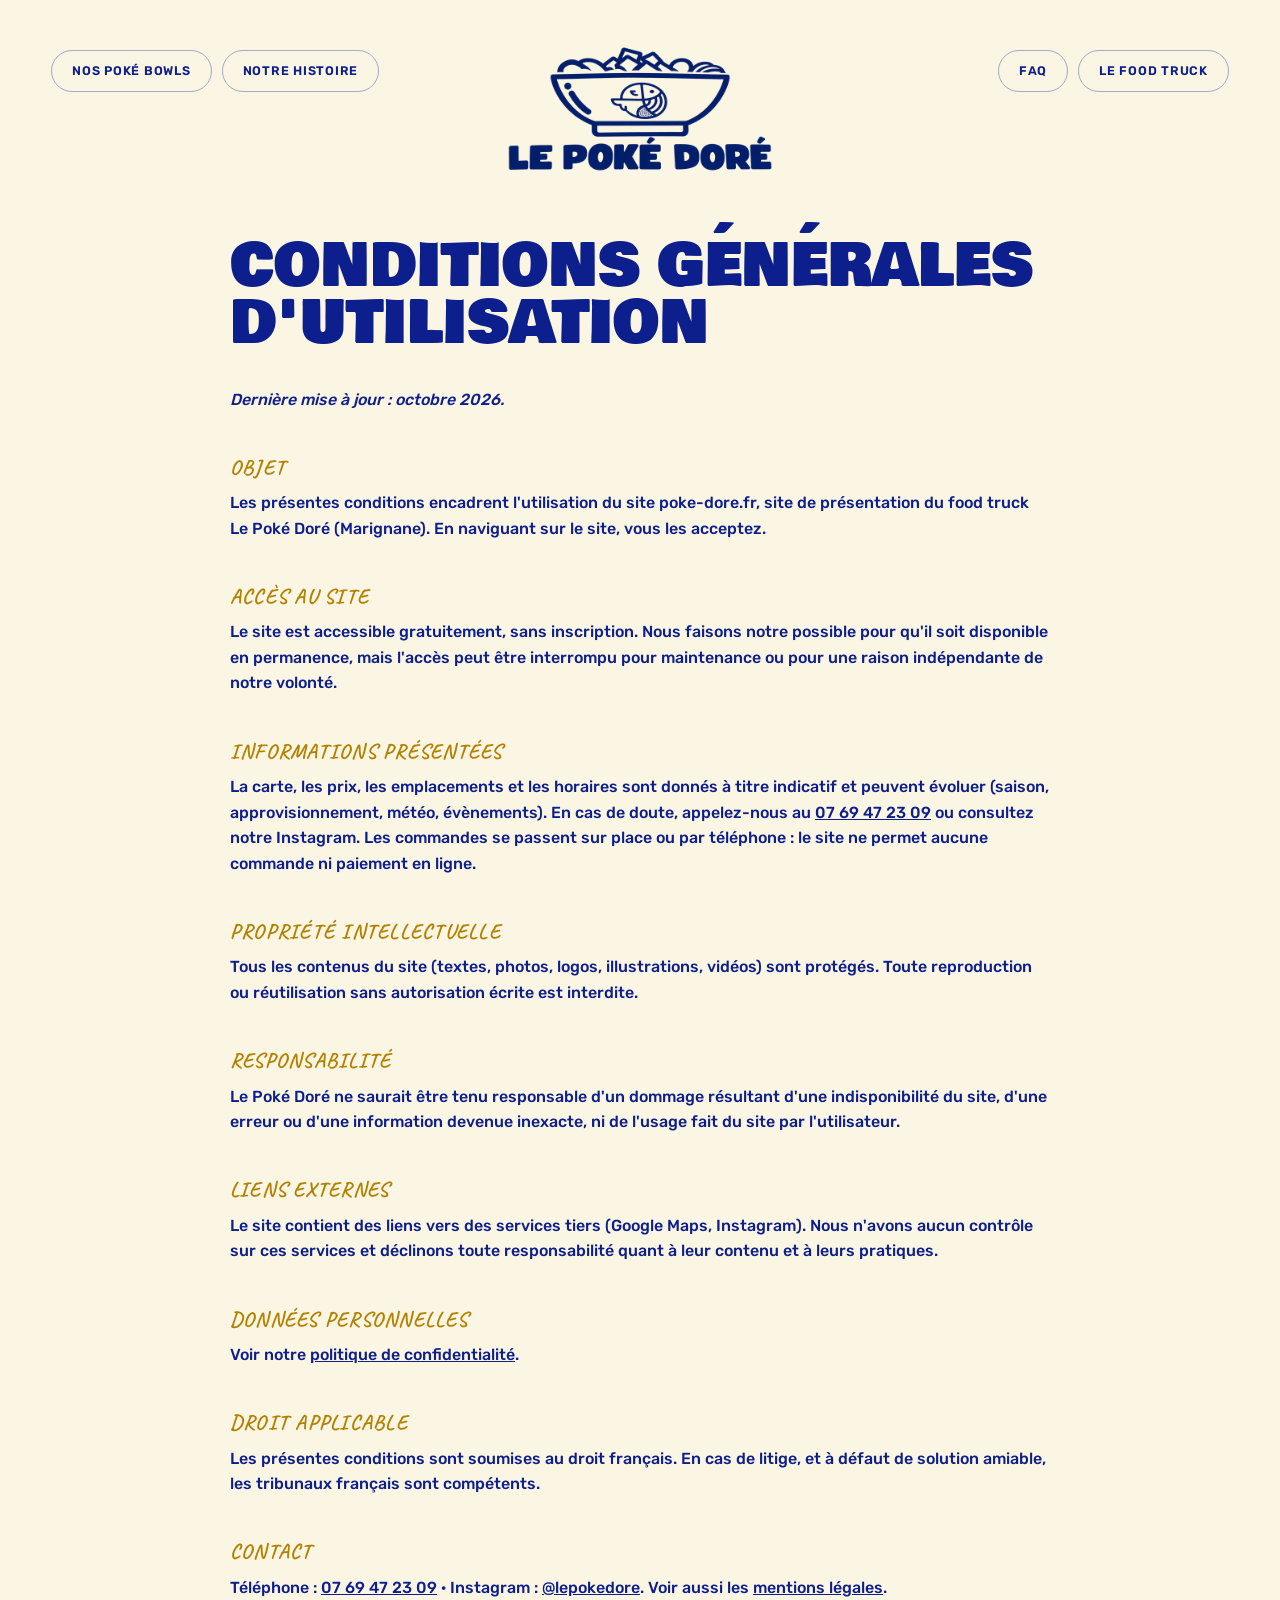
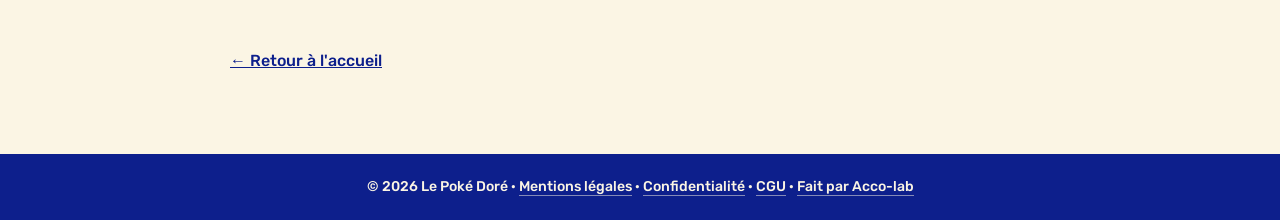
<file: cgu.html>
<!doctype html>
<html lang="fr">
<head>
  <meta charset="utf-8">
  <meta name="viewport" content="width=device-width, initial-scale=1">
  <title>Conditions générales d'utilisation – Le Poké Doré</title>
  <meta name="description" content="Conditions générales d'utilisation du site Le Poké Doré, food truck de poké bowls à Marignane.">
  <link rel="canonical" href="https://poke-dore.fr/cgu.html">
  <meta name="theme-color" content="#0d1f8c">
  <meta property="og:type" content="website">
  <meta property="og:locale" content="fr_FR">
  <meta property="og:site_name" content="Le Poké Doré">
  <meta property="og:title" content="Conditions générales d'utilisation – Le Poké Doré">
  <meta property="og:description" content="Conditions générales d'utilisation du site Le Poké Doré, food truck de poké bowls à Marignane.">
  <meta property="og:url" content="https://poke-dore.fr/cgu.html">
  <meta property="og:image" content="https://poke-dore.fr/image/og-image.jpg">
  <meta property="og:image:width" content="1200">
  <meta property="og:image:height" content="630">
  <meta name="twitter:card" content="summary_large_image">
  <meta name="twitter:title" content="Conditions générales d'utilisation – Le Poké Doré">
  <meta name="twitter:description" content="Conditions générales d'utilisation du site Le Poké Doré, food truck de poké bowls à Marignane.">
  <meta name="twitter:image" content="https://poke-dore.fr/image/og-image.jpg">
  <link rel="icon" href="favicon.ico" sizes="any">
  <link rel="icon" type="image/png" sizes="192x192" href="icon-192.png">
  <link rel="apple-touch-icon" href="apple-touch-icon.png">
  <link rel="manifest" href="site.webmanifest">
  <meta name="robots" content="noindex, follow">
  <link rel="stylesheet" href="style.css?v=3">
  <style>
    .legal{width:min(820px,88vw);margin:0 auto;padding:clamp(28px,5vw,60px) 0 80px;color:var(--navy)}
    .legal h1{font-family:"Bowlby One SC",cursive;font-weight:400;text-transform:uppercase;font-size:clamp(2rem,5vw,3.6rem);line-height:1;margin-bottom:.6em}
    .legal h2{font:700 1.3rem "Caveat",cursive;letter-spacing:.06em;text-transform:uppercase;color:#b28100;margin:2em 0 .5em}
    .legal p,.legal li{font:500 1rem/1.6 "Rubik",sans-serif}
    .legal ul{padding-left:1.2em}
    .legal a{color:var(--navy)}
  </style>
</head>
<body>
<main>
  <nav class="nav nav--light" aria-label="Navigation principale">
    <div class="nav__links">
    <div class="nav__group reveal">
      <a class="pill" href="index.html#bowls">Nos poké bowls</a>
      <a class="pill" href="histoire.html">Notre histoire</a>
    </div>
    <a class="nav__logo reveal" href="index.html" aria-label="Le Poké Doré – accueil">
      <img src="image/logo.webp" alt="Le Poké Doré" width="1400" height="700">
    </a>
    <div class="nav__group nav__group--right reveal">
      <a class="pill" href="index.html#faq">FAQ</a>
      <a class="pill" href="index.html#truck">Le food truck</a>
    </div>
    </div>
  </nav>

  <section class="legal">
    <h1>Conditions générales d'utilisation</h1>
    <p><em>Dernière mise à jour : octobre 2026.</em></p>

    <h2>Objet</h2>
    <p>Les présentes conditions encadrent l'utilisation du site poke-dore.fr, site de présentation du food truck Le Poké Doré (Marignane). En naviguant sur le site, vous les acceptez.</p>

    <h2>Accès au site</h2>
    <p>Le site est accessible gratuitement, sans inscription. Nous faisons notre possible pour qu'il soit disponible en permanence, mais l'accès peut être interrompu pour maintenance ou pour une raison indépendante de notre volonté.</p>

    <h2>Informations présentées</h2>
    <p>La carte, les prix, les emplacements et les horaires sont donnés à titre indicatif et peuvent évoluer (saison, approvisionnement, météo, évènements). En cas de doute, appelez-nous au <a href="tel:+33769472309">07 69 47 23 09</a> ou consultez notre Instagram. Les commandes se passent sur place ou par téléphone : le site ne permet aucune commande ni paiement en ligne.</p>

    <h2>Propriété intellectuelle</h2>
    <p>Tous les contenus du site (textes, photos, logos, illustrations, vidéos) sont protégés. Toute reproduction ou réutilisation sans autorisation écrite est interdite.</p>

    <h2>Responsabilité</h2>
    <p>Le Poké Doré ne saurait être tenu responsable d'un dommage résultant d'une indisponibilité du site, d'une erreur ou d'une information devenue inexacte, ni de l'usage fait du site par l'utilisateur.</p>

    <h2>Liens externes</h2>
    <p>Le site contient des liens vers des services tiers (Google Maps, Instagram). Nous n'avons aucun contrôle sur ces services et déclinons toute responsabilité quant à leur contenu et à leurs pratiques.</p>

    <h2>Données personnelles</h2>
    <p>Voir notre <a href="confidentialite.html">politique de confidentialité</a>.</p>

    <h2>Droit applicable</h2>
    <p>Les présentes conditions sont soumises au droit français. En cas de litige, et à défaut de solution amiable, les tribunaux français sont compétents.</p>

    <h2>Contact</h2>
    <p>Téléphone : <a href="tel:+33769472309">07 69 47 23 09</a> · Instagram : <a href="https://www.instagram.com/lepokedore" target="_blank" rel="noopener">@lepokedore</a>. Voir aussi les <a href="mentions-legales.html">mentions légales</a>.</p>

    <p style="margin-top:3em"><a href="index.html">← Retour à l'accueil</a></p>
  </section>
</main>
<footer class="legal-footer">
  <p>© 2026 Le Poké Doré · <a href="mentions-legales.html">Mentions légales</a> · <a href="confidentialite.html">Confidentialité</a> · <a href="cgu.html">CGU</a> · <a href="https://acco-lab.fr" target="_blank" rel="noopener">Fait par Acco-lab</a></p>
</footer>
</body>
</html>
</file>
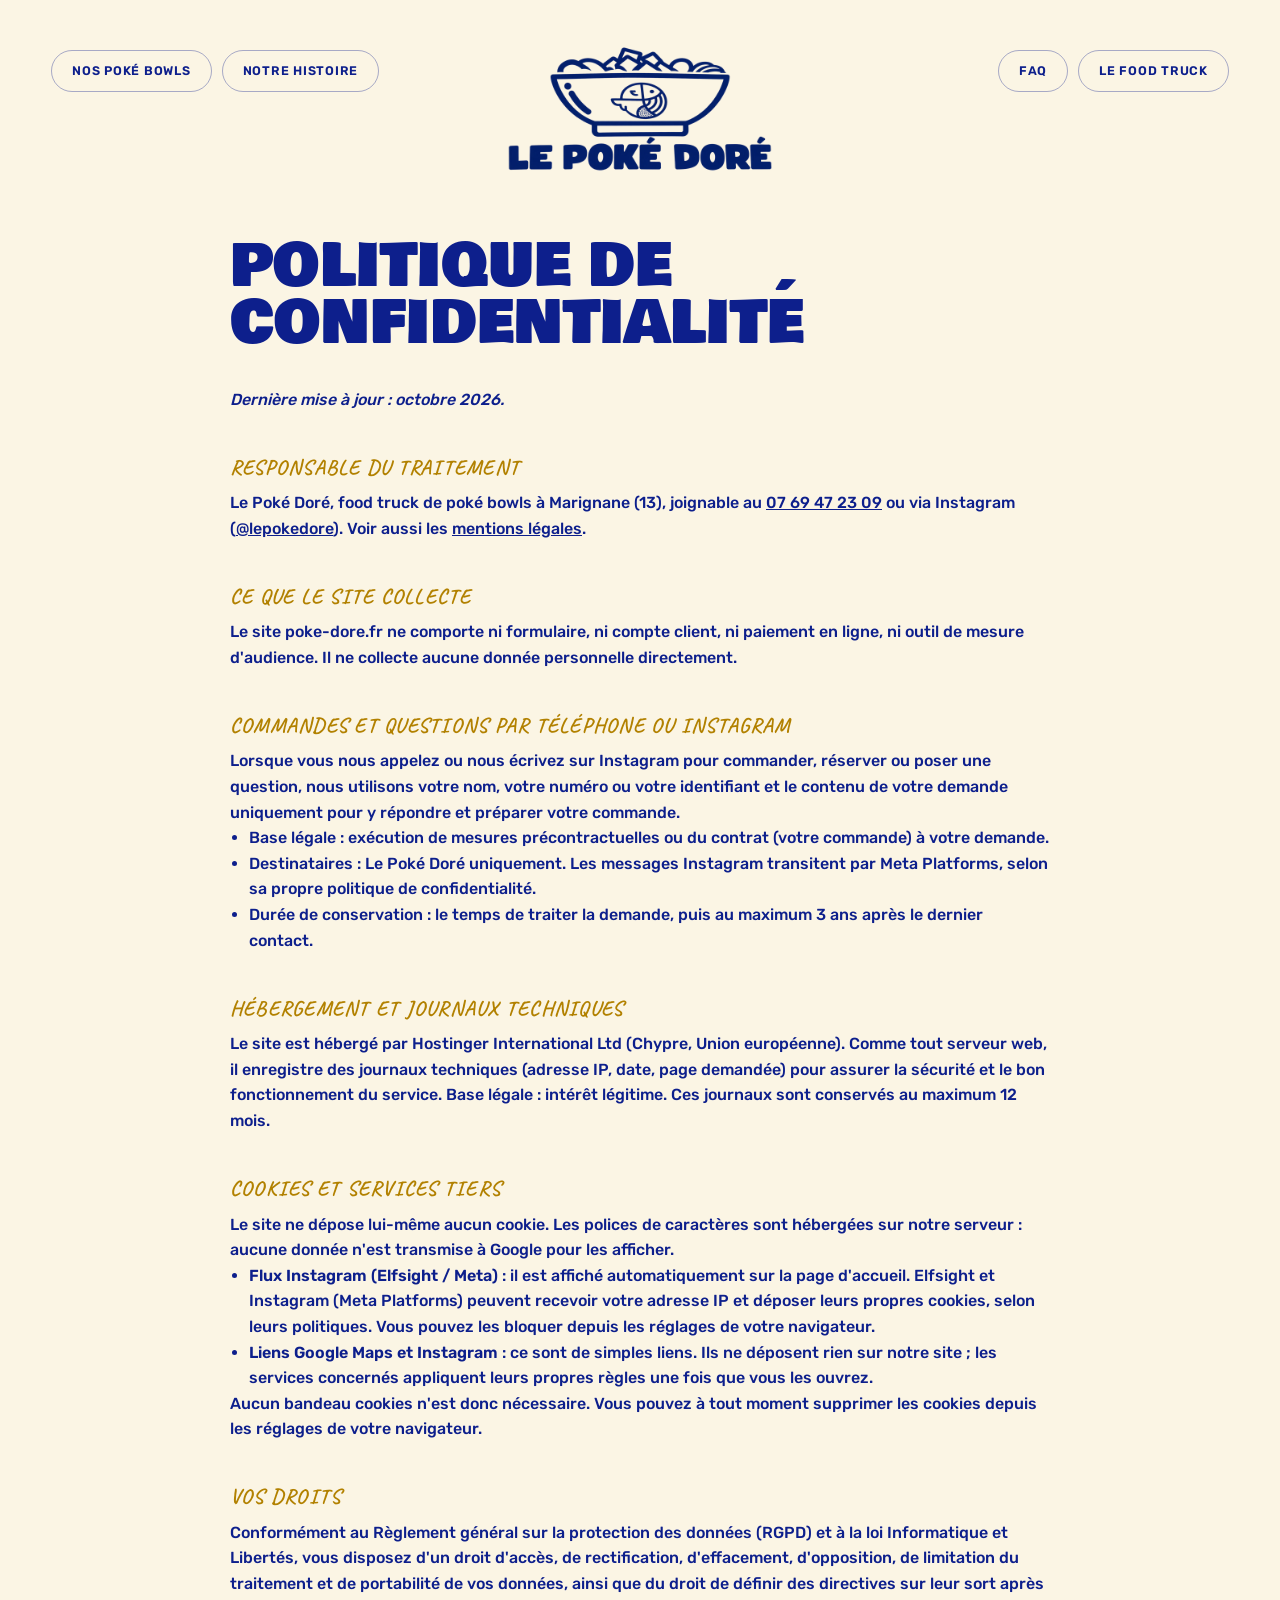
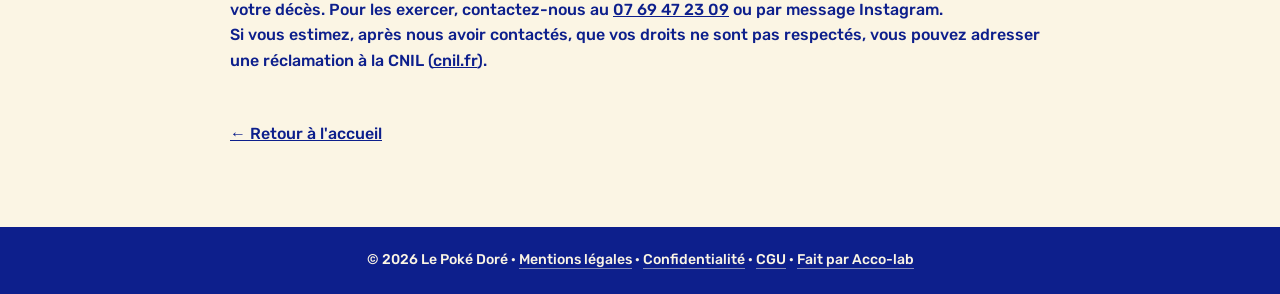
<file: confidentialite.html>
<!doctype html>
<html lang="fr">
<head>
  <meta charset="utf-8">
  <meta name="viewport" content="width=device-width, initial-scale=1">
  <title>Politique de confidentialité – Le Poké Doré</title>
  <meta name="description" content="Politique de confidentialité et cookies du site Le Poké Doré, food truck de poké bowls à Marignane.">
  <link rel="canonical" href="https://poke-dore.fr/confidentialite.html">
  <meta name="theme-color" content="#0d1f8c">
  <meta property="og:type" content="website">
  <meta property="og:locale" content="fr_FR">
  <meta property="og:site_name" content="Le Poké Doré">
  <meta property="og:title" content="Politique de confidentialité – Le Poké Doré">
  <meta property="og:description" content="Politique de confidentialité et cookies du site Le Poké Doré, food truck de poké bowls à Marignane.">
  <meta property="og:url" content="https://poke-dore.fr/confidentialite.html">
  <meta property="og:image" content="https://poke-dore.fr/image/og-image.jpg">
  <meta property="og:image:width" content="1200">
  <meta property="og:image:height" content="630">
  <meta name="twitter:card" content="summary_large_image">
  <meta name="twitter:title" content="Politique de confidentialité – Le Poké Doré">
  <meta name="twitter:description" content="Politique de confidentialité et cookies du site Le Poké Doré, food truck de poké bowls à Marignane.">
  <meta name="twitter:image" content="https://poke-dore.fr/image/og-image.jpg">
  <link rel="icon" href="favicon.ico" sizes="any">
  <link rel="icon" type="image/png" sizes="192x192" href="icon-192.png">
  <link rel="apple-touch-icon" href="apple-touch-icon.png">
  <link rel="manifest" href="site.webmanifest">
  <meta name="robots" content="noindex, follow">
  <link rel="stylesheet" href="style.css?v=3">
  <style>
    .legal{width:min(820px,88vw);margin:0 auto;padding:clamp(28px,5vw,60px) 0 80px;color:var(--navy)}
    .legal h1{font-family:"Bowlby One SC",cursive;font-weight:400;text-transform:uppercase;font-size:clamp(2rem,5vw,3.6rem);line-height:1;margin-bottom:.6em}
    .legal h2{font:700 1.3rem "Caveat",cursive;letter-spacing:.06em;text-transform:uppercase;color:#b28100;margin:2em 0 .5em}
    .legal p,.legal li{font:500 1rem/1.6 "Rubik",sans-serif}
    .legal ul{padding-left:1.2em}
    .legal a{color:var(--navy)}
  </style>
</head>
<body>
<main>
  <nav class="nav nav--light" aria-label="Navigation principale">
    <div class="nav__links">
    <div class="nav__group reveal">
      <a class="pill" href="index.html#bowls">Nos poké bowls</a>
      <a class="pill" href="histoire.html">Notre histoire</a>
    </div>
    <a class="nav__logo reveal" href="index.html" aria-label="Le Poké Doré – accueil">
      <img src="image/logo.webp" alt="Le Poké Doré" width="1400" height="700">
    </a>
    <div class="nav__group nav__group--right reveal">
      <a class="pill" href="index.html#faq">FAQ</a>
      <a class="pill" href="index.html#truck">Le food truck</a>
    </div>
    </div>
  </nav>

  <section class="legal">
    <h1>Politique de confidentialité</h1>
    <p><em>Dernière mise à jour : octobre 2026.</em></p>

    <h2>Responsable du traitement</h2>
    <p>Le Poké Doré, food truck de poké bowls à Marignane (13), joignable au <a href="tel:+33769472309">07 69 47 23 09</a> ou via Instagram (<a href="https://www.instagram.com/lepokedore" target="_blank" rel="noopener">@lepokedore</a>). Voir aussi les <a href="mentions-legales.html">mentions légales</a>.</p>

    <h2>Ce que le site collecte</h2>
    <p>Le site poke-dore.fr ne comporte ni formulaire, ni compte client, ni paiement en ligne, ni outil de mesure d'audience. Il ne collecte aucune donnée personnelle directement.</p>

    <h2>Commandes et questions par téléphone ou Instagram</h2>
    <p>Lorsque vous nous appelez ou nous écrivez sur Instagram pour commander, réserver ou poser une question, nous utilisons votre nom, votre numéro ou votre identifiant et le contenu de votre demande uniquement pour y répondre et préparer votre commande.</p>
    <ul>
      <li>Base légale : exécution de mesures précontractuelles ou du contrat (votre commande) à votre demande.</li>
      <li>Destinataires : Le Poké Doré uniquement. Les messages Instagram transitent par Meta Platforms, selon sa propre politique de confidentialité.</li>
      <li>Durée de conservation : le temps de traiter la demande, puis au maximum 3 ans après le dernier contact.</li>
    </ul>

    <h2>Hébergement et journaux techniques</h2>
    <p>Le site est hébergé par Hostinger International Ltd (Chypre, Union européenne). Comme tout serveur web, il enregistre des journaux techniques (adresse IP, date, page demandée) pour assurer la sécurité et le bon fonctionnement du service. Base légale : intérêt légitime. Ces journaux sont conservés au maximum 12 mois.</p>

    <h2>Cookies et services tiers</h2>
    <p>Le site ne dépose lui-même aucun cookie. Les polices de caractères sont hébergées sur notre serveur : aucune donnée n'est transmise à Google pour les afficher.</p>
    <ul>
      <li><strong>Flux Instagram (Elfsight / Meta)</strong> : il est affiché automatiquement sur la page d'accueil. Elfsight et Instagram (Meta Platforms) peuvent recevoir votre adresse IP et déposer leurs propres cookies, selon leurs politiques. Vous pouvez les bloquer depuis les réglages de votre navigateur.</li>
      <li><strong>Liens Google Maps et Instagram</strong> : ce sont de simples liens. Ils ne déposent rien sur notre site ; les services concernés appliquent leurs propres règles une fois que vous les ouvrez.</li>
    </ul>
    <p>Aucun bandeau cookies n'est donc nécessaire. Vous pouvez à tout moment supprimer les cookies depuis les réglages de votre navigateur.</p>

    <h2>Vos droits</h2>
    <p>Conformément au Règlement général sur la protection des données (RGPD) et à la loi Informatique et Libertés, vous disposez d'un droit d'accès, de rectification, d'effacement, d'opposition, de limitation du traitement et de portabilité de vos données, ainsi que du droit de définir des directives sur leur sort après votre décès. Pour les exercer, contactez-nous au <a href="tel:+33769472309">07 69 47 23 09</a> ou par message Instagram.</p>
    <p>Si vous estimez, après nous avoir contactés, que vos droits ne sont pas respectés, vous pouvez adresser une réclamation à la CNIL (<a href="https://www.cnil.fr" target="_blank" rel="noopener">cnil.fr</a>).</p>

    <p style="margin-top:3em"><a href="index.html">← Retour à l'accueil</a></p>
  </section>
</main>
<footer class="legal-footer">
  <p>© 2026 Le Poké Doré · <a href="mentions-legales.html">Mentions légales</a> · <a href="confidentialite.html">Confidentialité</a> · <a href="cgu.html">CGU</a> · <a href="https://acco-lab.fr" target="_blank" rel="noopener">Fait par Acco-lab</a></p>
</footer>
</body>
</html>
</file>
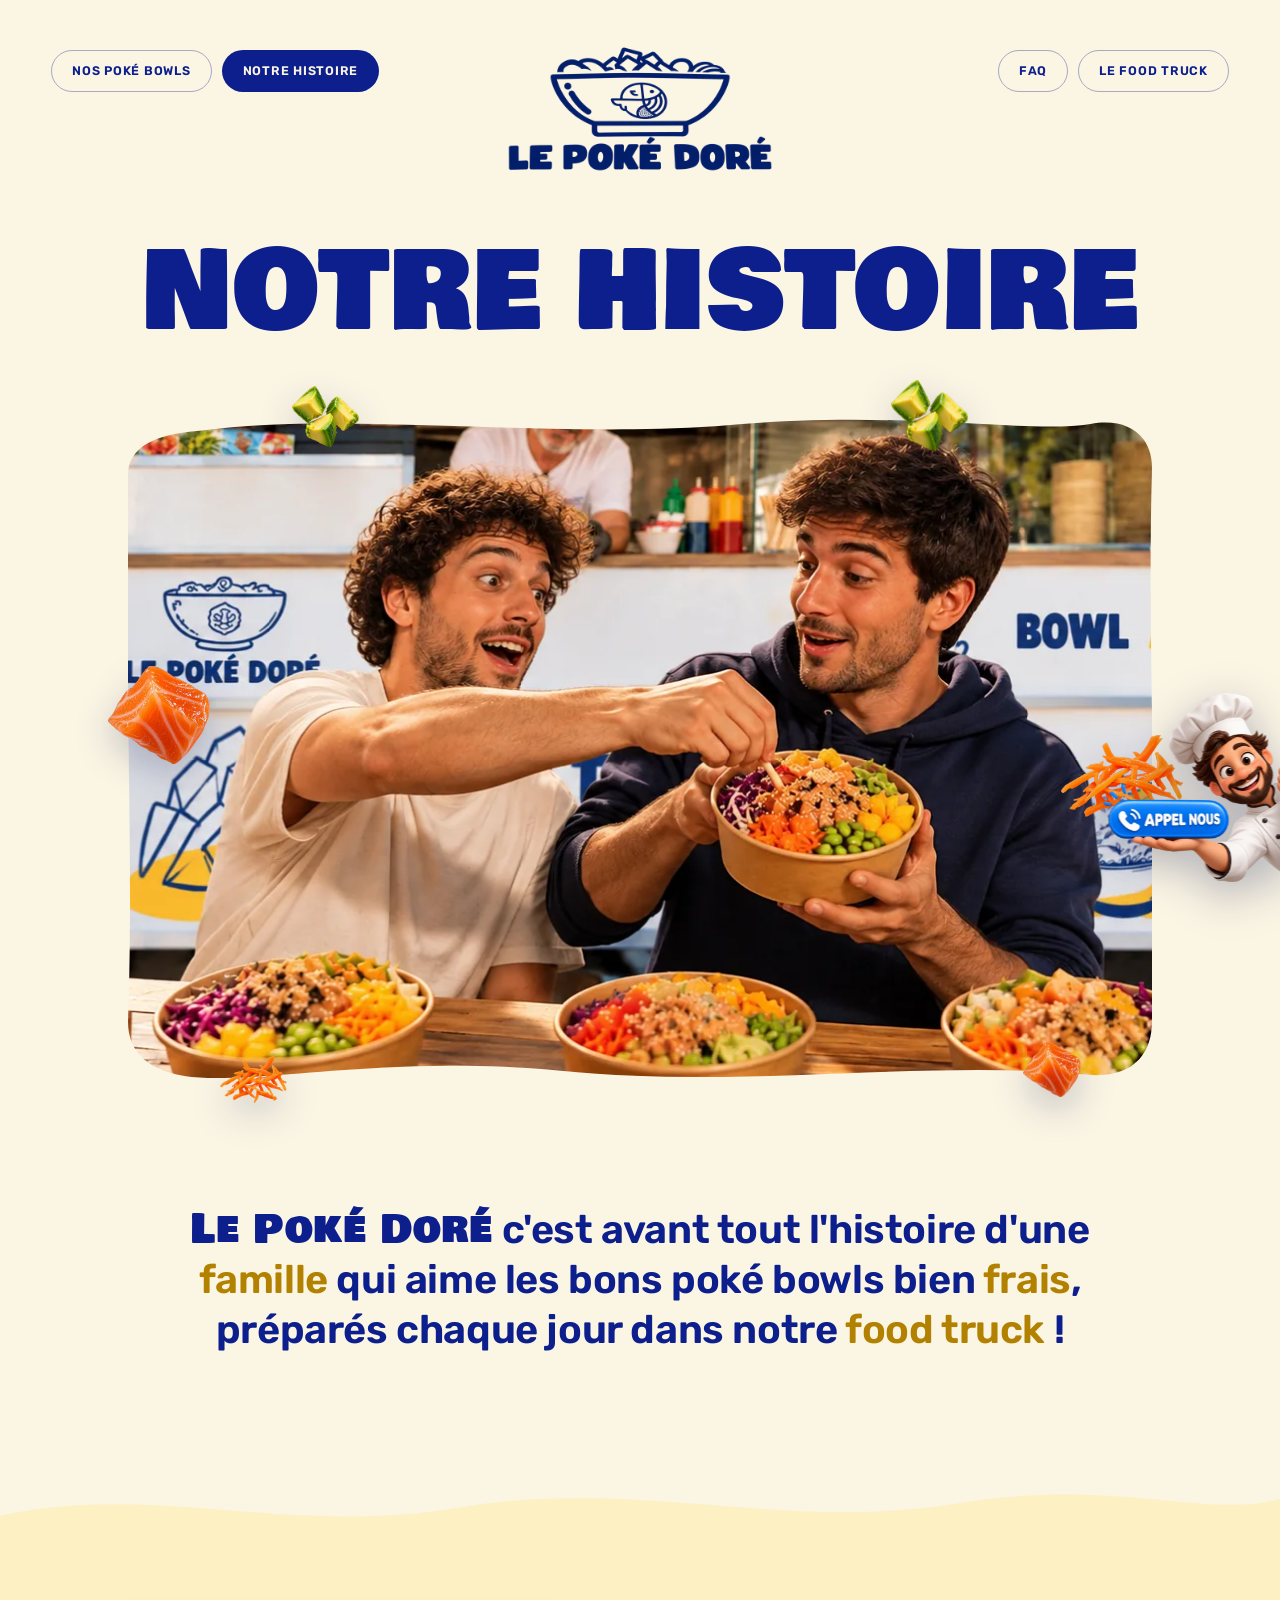
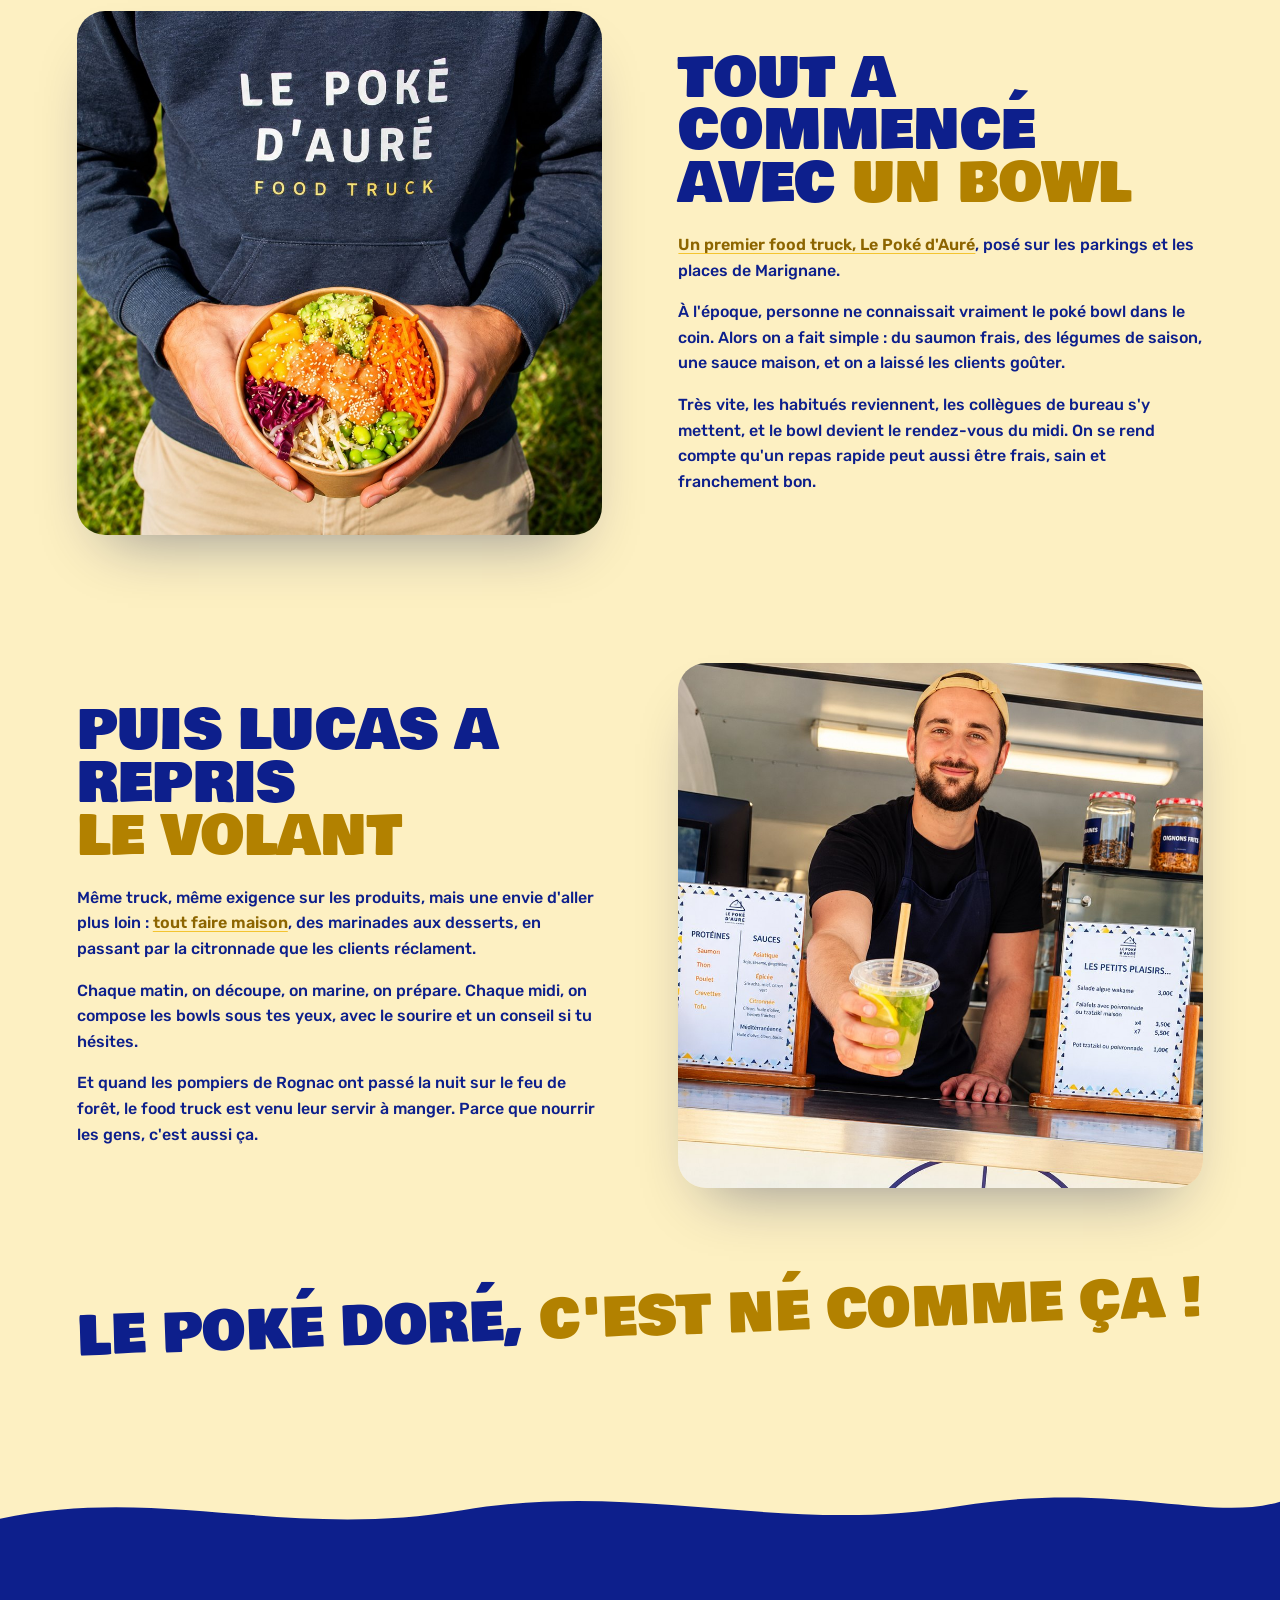
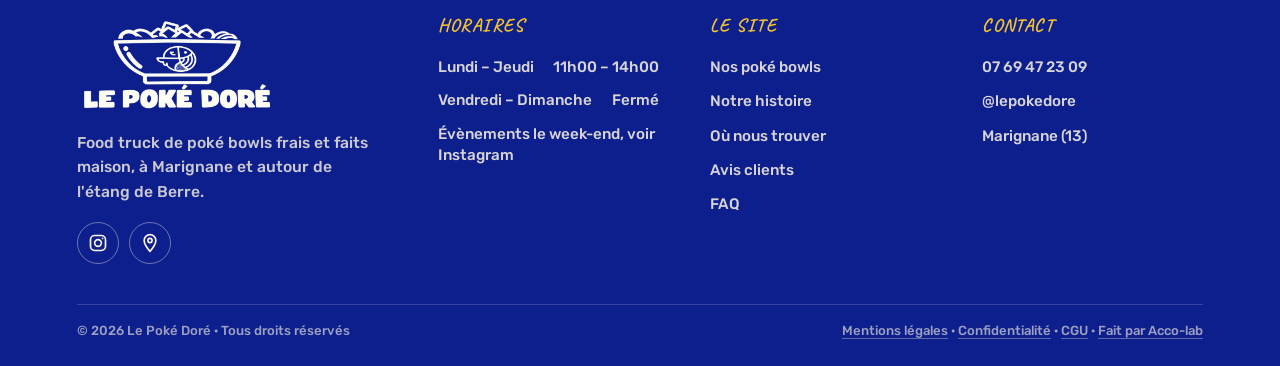
<file: histoire.html>
<!doctype html>
<html lang="fr">
<head>
  <meta charset="utf-8">
  <meta name="viewport" content="width=device-width, initial-scale=1">
  <title>Notre histoire – Le Poké Doré, food truck à Marignane</title>
  <meta name="description" content="Du Poké d'Auré au Poké Doré : l'histoire d'un food truck de poké bowls frais et faits maison, à Marignane.">
  <link rel="canonical" href="https://poke-dore.fr/histoire.html">
  <meta name="theme-color" content="#0d1f8c">
  <meta property="og:type" content="website">
  <meta property="og:locale" content="fr_FR">
  <meta property="og:site_name" content="Le Poké Doré">
  <meta property="og:title" content="Notre histoire – Le Poké Doré, food truck à Marignane">
  <meta property="og:description" content="Du Poké d'Auré au Poké Doré : l'histoire d'un food truck de poké bowls frais et faits maison, à Marignane.">
  <meta property="og:url" content="https://poke-dore.fr/histoire.html">
  <meta property="og:image" content="https://poke-dore.fr/image/og-image.jpg">
  <meta property="og:image:width" content="1200">
  <meta property="og:image:height" content="630">
  <meta name="twitter:card" content="summary_large_image">
  <meta name="twitter:title" content="Notre histoire – Le Poké Doré, food truck à Marignane">
  <meta name="twitter:description" content="Du Poké d'Auré au Poké Doré : l'histoire d'un food truck de poké bowls frais et faits maison, à Marignane.">
  <meta name="twitter:image" content="https://poke-dore.fr/image/og-image.jpg">
  <link rel="icon" href="favicon.ico" sizes="any">
  <link rel="icon" type="image/png" sizes="192x192" href="icon-192.png">
  <link rel="apple-touch-icon" href="apple-touch-icon.png">
  <link rel="manifest" href="site.webmanifest">
  <link rel="stylesheet" href="style.css?v=3">
  <style>
    .story{position:relative;overflow:hidden;padding-bottom:0}

    .story__title{
      position:relative;z-index:1;
      font-family:"Bowlby One SC",cursive;font-weight:400;
      color:var(--navy);text-align:center;text-transform:uppercase;
      font-size:clamp(2.6rem,8.4vw,8rem);line-height:.95;white-space:nowrap;letter-spacing:.005em;
      margin:clamp(28px,5vw,70px) 16px clamp(28px,5vw,70px);
      animation-delay:.4s;
    }

    .story__visual{position:relative;z-index:1;width:min(80vw,1300px);margin:0 auto}
    .story__visual .story__figure{width:100%}
    /* image « fenêtre » : la forme ondulée sert de masque, la photo glisse derrière au scroll */
    .story__figure{
      position:relative;z-index:1;
      width:min(80vw,1300px);margin:0 auto;
      aspect-ratio:1536/1024;overflow:hidden;
      clip-path:url(#wave-window);-webkit-clip-path:url(#wave-window);
      animation-delay:.6s;
    }
    .story__figure img{
      position:absolute;left:-11%;top:-18%;width:122%;max-width:none;height:136%;object-fit:cover;display:block;
      will-change:transform;
    }
    @media (max-width:760px){.story__visual{width:88vw}}

    /* aliments qui volent autour du titre */
    .food{
      position:absolute;z-index:2;pointer-events:none;
      height:auto;
      filter:drop-shadow(0 14px 18px rgba(6,18,80,.22));
      will-change:transform;
      opacity:0;animation:foodin 1s cubic-bezier(.2,.8,.2,1) forwards;
    }
    .food__inner{display:block;width:100%;height:auto;animation:float 6s ease-in-out infinite}
    @keyframes foodin{to{opacity:1}}
    @keyframes float{0%,100%{transform:translateY(0) rotate(var(--r,0deg))}50%{transform:translateY(-16px) rotate(calc(var(--r,0deg) + 4deg))}}

    .food--1{left:-2%;  top:38%;width:clamp(64px,8vw,135px);animation-delay:.5s}
    .food--2{left:16%;  top:-3%;width:clamp(46px,5.2vw,88px);animation-delay:.9s}
    .food--3{right:-3%; top:48%;width:clamp(80px,9.5vw,165px);animation-delay:.7s}
    .food--4{right:18%; top:-4%;width:clamp(52px,6vw,104px);animation-delay:1.1s}
    .food--5{left:9%;   bottom:-2%;width:clamp(46px,5.2vw,88px);animation-delay:1.3s}
    .food--6{right:7%;  bottom:-1%;width:clamp(40px,4.5vw,76px);animation-delay:1.5s}
    .food--1 .food__inner{--r:-14deg}
    .food--2 .food__inner{--r:12deg;animation-delay:1.2s}
    .food--3 .food__inner{--r:10deg;animation-delay:2.1s}
    .food--4 .food__inner{--r:-20deg;animation-delay:.6s}
    .food--5 .food__inner{--r:-25deg;animation-delay:1.7s}
    .food--6 .food__inner{--r:28deg;animation-delay:2.5s}

    /* phrase d'intro */
    .intro{
      position:relative;z-index:1;
      max-width:980px;margin:clamp(56px,9vw,130px) auto 0;padding:0 24px;
      text-align:center;
      font:600 clamp(1.35rem,3.1vw,2.6rem)/1.25 "Rubik",sans-serif;
      color:var(--navy);letter-spacing:-.01em;
      animation-delay:.8s;
    }
    .intro strong{font-weight:600;color:#b28100}
    .intro .brand{font-family:"Bowlby One SC",cursive;font-weight:400;letter-spacing:.02em}

    @media (max-width:760px){
      .story__title{font-size:9vw;margin-top:28px;margin-bottom:28px}
      .food{filter:drop-shadow(0 8px 10px rgba(6,18,80,.2))}
      .food--1{left:-1%; right:auto;top:34%;width:48px}
      .food--2{right:4%; left:auto; top:-2%;width:38px}
      .food--3{right:-2%;left:auto; top:56%;width:56px}
      .food--4{left:6%;  right:auto;top:-3%;width:40px}
      .food--5,.food--6{display:none}
    }
    @media (prefers-reduced-motion:reduce){.food__inner{animation:none}.food{opacity:1;animation:none}}

    /* ---------- L'histoire en deux temps ---------- */
    .tale{position:relative;background:#fdf0c2;margin-top:clamp(56px,8vw,120px);padding:clamp(90px,12vw,170px) 0 clamp(70px,9vw,130px);color:var(--navy)}
    .sec-wave{position:absolute;left:0;right:0;top:-1px;width:100%;height:clamp(40px,6vw,90px);display:block;pointer-events:none}
    .sec-wave path{fill:var(--cream)}
    .tale__row{
      width:min(1200px,88vw);margin:0 auto;
      display:grid;grid-template-columns:1fr 1fr;gap:clamp(28px,6vw,100px);align-items:center;
    }
    .tale__row + .tale__row{margin-top:clamp(70px,10vw,150px)}
    .tale__row--flip .tale__media{order:2}
    .tale__media{position:relative}
    .tale__media img{width:100%;height:auto;display:block;border-radius:28px;box-shadow:0 30px 60px -30px rgba(6,18,80,.45)}
    .tale__h{
      font-family:"Bowlby One SC",cursive;font-weight:400;text-transform:uppercase;
      font-size:clamp(1.9rem,4.2vw,3.6rem);line-height:.98;letter-spacing:.005em;
    }
    .tale__h .gold{color:#b28100}
    .tale__text{margin-top:1.4em;display:grid;gap:1em;font:500 clamp(1rem,1.25vw,1.15rem)/1.6 "Rubik",sans-serif}
    .tale__text .hl{color:#8d6500;font-weight:600;text-decoration:underline;text-decoration-color:var(--yellow);text-underline-offset:3px}
    .tale__punch{
      margin-top:clamp(60px,8vw,120px);text-align:center;
      font-family:"Bowlby One SC",cursive;font-weight:400;text-transform:uppercase;
      font-size:clamp(1.6rem,4.2vw,3.6rem);line-height:1;letter-spacing:.01em;
      transform:rotate(-2deg);
    }
    .tale__punch .gold{color:#b28100}
    @media (max-width:860px){
      .tale__row{grid-template-columns:1fr}
      .tale__row--flip .tale__media{order:0}
      .tale__media{max-width:520px;margin:0 auto}
    }

    /* ---------- FOOTER ---------- */
    .footer{--prev-bg:var(--cream);position:relative;background:var(--navy);color:var(--cream);padding:clamp(90px,12vw,170px) 0 28px}
    .footer__grid{width:min(1200px,88vw);margin:0 auto;display:grid;grid-template-columns:1.4fr 1fr 1fr 1fr;gap:clamp(28px,4vw,60px)}
    .footer__logo{width:200px;height:auto;display:block;filter:brightness(0) invert(.96) sepia(.35) saturate(.6)}
    .footer__brand p{margin:18px 0 0;max-width:34ch;font:500 .98rem/1.55 "Rubik",sans-serif;color:rgba(251,245,228,.8)}
    .footer__social{display:flex;gap:10px;margin-top:18px}
    .footer__social a{width:42px;height:42px;border-radius:50%;display:grid;place-items:center;border:1.5px solid rgba(251,245,228,.4);color:var(--cream);transition:background .25s,color .25s}
    .footer__social a:hover{background:var(--yellow);color:var(--navy);border-color:var(--yellow)}
    .footer__social svg{width:20px;height:20px;fill:none;stroke:currentColor;stroke-width:2;stroke-linecap:round;stroke-linejoin:round}
    .footer__col h3{font:700 1.15rem "Caveat",cursive;letter-spacing:.08em;text-transform:uppercase;color:var(--yellow);margin-bottom:14px}
    .footer__col ul{list-style:none}
    .footer__col li{display:flex;justify-content:space-between;gap:12px;padding:6px 0;font:500 .95rem/1.4 "Rubik",sans-serif;color:rgba(251,245,228,.85)}
    .footer__col a{color:inherit;text-decoration:none;border-bottom:1.5px solid transparent;transition:border-color .25s,color .25s}
    .footer__col a:hover{color:var(--yellow);border-color:var(--yellow)}
    .footer__note{font-size:.82rem;color:rgba(251,245,228,.6)}
    .footer__bottom{width:min(1200px,88vw);margin:40px auto 0;padding-top:18px;border-top:1px solid rgba(251,245,228,.18);display:flex;justify-content:space-between;gap:12px;flex-wrap:wrap;font:500 .82rem "Rubik",sans-serif;color:rgba(251,245,228,.6)}
    .footer__bottom a{color:inherit}
    .footer__links a{text-decoration:none;border-bottom:1px solid rgba(251,245,228,.35)}
    .footer__links a:hover{color:var(--yellow);border-color:var(--yellow)}

    @media (max-width:900px){.footer__grid{grid-template-columns:1fr 1fr}}
    @media (max-width:640px){.footer__grid{grid-template-columns:1fr}.footer__col li{justify-content:flex-start}}
    .footer .sec-wave path{fill:#fdf0c2}
  </style>
</head>
<body>

<svg width="0" height="0" style="position:absolute" aria-hidden="true">
  <defs>
    <clipPath id="wave-window" clipPathUnits="objectBoundingBox">
      <path d="M0.07,0.035 C0.22,0.005 0.42,0.05 0.6,0.025 C0.76,0.005 0.88,0.04 0.94,0.025 C0.975,0.015 1,0.04 1,0.09 C0.995,0.35 1.006,0.62 1,0.9 C1,0.95 0.98,0.985 0.935,0.978 C0.78,0.955 0.6,1 0.42,0.972 C0.25,0.948 0.12,0.995 0.055,0.98 C0.015,0.97 0,0.94 0,0.9 C0.006,0.65 -0.004,0.38 0,0.1 C0,0.06 0.025,0.04 0.07,0.035 Z"/>
    </clipPath>
  </defs>
</svg>

<main class="story">
  <nav class="nav nav--light" aria-label="Navigation principale">
    <div class="nav__links">
    <div class="nav__group reveal">
      <a class="pill" href="index.html#bowls">Nos poké bowls</a>
      <a class="pill is-active" href="histoire.html">Notre histoire</a>
    </div>
    <a class="nav__logo reveal" href="index.html" aria-label="Le Poké Doré – accueil">
      <img src="image/logo.webp" alt="Le Poké Doré" width="1400" height="700">
    </a>
    <div class="nav__group nav__group--right reveal">
      <a class="pill" href="index.html#faq">FAQ</a>
      <a class="pill" href="index.html#truck">Le food truck</a>
    </div>
    </div>
  </nav>

  <h1 class="story__title reveal">Notre histoire</h1>

  <div class="story__visual">
  <!-- aliments flottants (parallaxe au scroll via data-speed) -->
  <div class="food food--1" data-speed="0.18"><img class="food__inner" src="image/saumon-cut.webp" alt="" width="700" height="667" loading="lazy" decoding="async"></div>
  <div class="food food--2" data-speed="-0.10"><img class="food__inner" src="image/avocat-cut.webp" alt="" width="700" height="645" loading="lazy" decoding="async"></div>
  <div class="food food--3" data-speed="0.12"><img class="food__inner" src="image/carotteraper-cut.webp" alt="" width="700" height="499" loading="lazy" decoding="async"></div>
  <div class="food food--4" data-speed="-0.16"><img class="food__inner" src="image/avocat-cut.webp" alt="" width="700" height="645" loading="lazy" decoding="async"></div>
  <div class="food food--5" data-speed="0.24"><img class="food__inner" src="image/carotteraper-cut.webp" alt="" width="700" height="499" loading="lazy" decoding="async"></div>
  <div class="food food--6" data-speed="-0.08"><img class="food__inner" src="image/saumon-cut.webp" alt="" width="700" height="667" loading="lazy" decoding="async"></div>

  <figure class="story__figure reveal">
    <img class="story__photo" src="image/img1.webp" alt="Deux amis partagent un poké bowl devant le food truck Le Poké Doré" width="1400" height="933" loading="lazy" decoding="async">
  </figure>
  </div>

  <p class="intro reveal">
    <span class="brand">Le Poké Doré</span> c'est avant tout l'histoire d'une
    <strong>famille</strong> qui aime les bons poké bowls bien <strong>frais</strong>,
    préparés chaque jour dans notre <strong>food truck</strong> !
  </p>

  <section class="tale">
    <svg class="sec-wave" viewBox="0 0 1440 90" preserveAspectRatio="none" aria-hidden="true">
      <path d="M0,0 L1440,0 L1440,50 C1360,75 1260,25 1080,55 C880,90 720,25 520,60 C320,95 180,30 0,70 Z"/>
    </svg>

    <div class="tale__row">
      <div class="tale__media">
        <img src="image/histoire1.jpg" alt="Un poké bowl tenu à deux mains devant le sweat Le Poké d'Auré Food Truck" loading="lazy" width="1000" height="1000">
      </div>
      <div class="tale__info">
        <h2 class="tale__h">Tout a commencé<br>avec <span class="gold">un bowl</span></h2>
        <div class="tale__text">
          <p><span class="hl">Un premier food truck, Le Poké d'Auré</span>, posé sur les parkings et les places de Marignane.</p>
          <p>À l'époque, personne ne connaissait vraiment le poké bowl dans le coin. Alors on a fait simple : du saumon frais, des légumes de saison, une sauce maison, et on a laissé les clients goûter.</p>
          <p>Très vite, les habitués reviennent, les collègues de bureau s'y mettent, et le bowl devient le rendez-vous du midi. On se rend compte qu'un repas rapide peut aussi être frais, sain et franchement bon.</p>
        </div>
      </div>
    </div>

    <div class="tale__row tale__row--flip">
      <div class="tale__media">
        <img src="image/histoire2.jpg" alt="Lucas tend une citronnade maison depuis le comptoir du food truck" loading="lazy" width="1000" height="1000">
      </div>
      <div class="tale__info">
        <h2 class="tale__h">Puis Lucas a repris<br><span class="gold">le volant</span></h2>
        <div class="tale__text">
          <p>Même truck, même exigence sur les produits, mais une envie d'aller plus loin : <span class="hl">tout faire maison</span>, des marinades aux desserts, en passant par la citronnade que les clients réclament.</p>
          <p>Chaque matin, on découpe, on marine, on prépare. Chaque midi, on compose les bowls sous tes yeux, avec le sourire et un conseil si tu hésites.</p>
          <p>Et quand les pompiers de Rognac ont passé la nuit sur le feu de forêt, le food truck est venu leur servir à manger. Parce que nourrir les gens, c'est aussi ça.</p>
        </div>
      </div>
    </div>

    <p class="tale__punch">Le Poké Doré, <span class="gold">c'est né comme ça !</span></p>
  </section>
</main>

<footer class="footer">
  <svg class="sec-wave" viewBox="0 0 1440 90" preserveAspectRatio="none" aria-hidden="true">
    <path d="M0,0 L1440,0 L1440,50 C1360,75 1260,25 1080,55 C880,90 720,25 520,60 C320,95 180,30 0,70 Z"/>
  </svg>
  <div class="footer__grid">
    <div class="footer__brand">
      <img class="footer__logo" src="image/logo.webp" alt="Le Poké Doré" width="1400" height="700">
      <p>Food truck de poké bowls frais et faits maison, à Marignane et autour de l'étang de Berre.</p>
      <div class="footer__social">
        <a href="https://www.instagram.com/lepokedore" target="_blank" rel="noopener" aria-label="Instagram"><svg viewBox="0 0 24 24"><rect x="3" y="3" width="18" height="18" rx="5"/><circle cx="12" cy="12" r="4"/><circle cx="17.5" cy="6.5" r="1" fill="currentColor" stroke="none"/></svg></a>
        <a href="https://www.google.com/maps/place/Le+Pok%C3%A9+d'Aur%C3%A9+Food+Truck/@43.3385466,5.1664519,17z/data=!4m8!3m7!1s0x12c9ed8f44db07c1:0x1dd109c5d7c57777!8m2!3d43.3385466!4d5.1664519!9m1!1b1!16s%2Fg%2F11h8j5_dvd" target="_blank" rel="noopener" aria-label="Fiche Google"><svg viewBox="0 0 24 24"><path d="M12 2a7 7 0 0 0-7 7c0 5 7 13 7 13s7-8 7-13a7 7 0 0 0-7-7z"/><circle cx="12" cy="9" r="2.5"/></svg></a>
      </div>
    </div>
    <div class="footer__col">
      <h3>Horaires</h3>
      <ul>
        <li><span>Lundi – Jeudi</span><span>11h00 – 14h00</span></li>
        <li><span>Vendredi – Dimanche</span><span>Fermé</span></li>
        <li class="footer__note">Évènements le week-end, voir Instagram</li>
      </ul>
    </div>
    <div class="footer__col">
      <h3>Le site</h3>
      <ul>
        <li><a href="index.html#bowls">Nos poké bowls</a></li>
        <li><a href="histoire.html">Notre histoire</a></li>
        <li><a href="index.html#truck">Où nous trouver</a></li>
        <li><a href="index.html#avis">Avis clients</a></li>
        <li><a href="index.html#faq">FAQ</a></li>
      </ul>
    </div>
    <div class="footer__col">
      <h3>Contact</h3>
      <ul>
        <li><a href="tel:+33769472309">07 69 47 23 09</a></li>
        <li><a href="https://www.instagram.com/lepokedore" target="_blank" rel="noopener">@lepokedore</a></li>
        <li>Marignane (13)</li>
      </ul>
    </div>
  </div>
  <div class="footer__bottom">
    <span>© <span data-year>2026</span> Le Poké Doré · Tous droits réservés</span>
    <span class="footer__links"><a href="mentions-legales.html">Mentions légales</a> · <a href="confidentialite.html">Confidentialité</a> · <a href="cgu.html">CGU</a> · <a href="https://acco-lab.fr" target="_blank" rel="noopener">Fait par Acco-lab</a></span>
  </div>
</footer>

<!-- Chef "Appel nous" : sticker fixe à droite, cliquable -->
<a class="chef-call" href="tel:+33769472309" aria-label="Appeler Le Poké Doré au 07 69 47 23 09">
  <img src="image/chefcontact-cut.webp" alt="" width="600" height="590" loading="lazy" decoding="async">
</a>

<script>
  document.querySelectorAll('[data-year]').forEach(e => e.textContent = new Date().getFullYear());
  // Les aliments bougent légèrement au scroll (parallaxe), chacun à sa vitesse.
  (() => {
    const items = [...document.querySelectorAll('.food[data-speed]')];
    if (!items.length || matchMedia('(prefers-reduced-motion: reduce)').matches) return;
    let ticking = false;
    const limit = () => (document.querySelector('.story__figure')?.offsetHeight || 600) * 0.5;
    const update = () => {
      const y = Math.min(window.scrollY, limit());
      for (const el of items) {
        const sp = parseFloat(el.dataset.speed) || 0;
        el.style.transform = `translate3d(0, ${(-y * sp).toFixed(1)}px, 0)`;
      }
      ticking = false;
    };
    addEventListener('scroll', () => { if (!ticking) { requestAnimationFrame(update); ticking = true; } }, { passive: true });
    update();
  })();

  // Effet fenêtre : la photo glisse doucement derrière la découpe pendant le scroll.
  (() => {
    const fig = document.querySelector('.story__figure'), img = document.querySelector('.story__photo');
    if (!fig || !img || matchMedia('(prefers-reduced-motion: reduce)').matches) return;
    let t = false;
    const upd = () => {
      const r = fig.getBoundingClientRect();
      const p = (r.top + r.height / 2 - innerHeight / 2) / innerHeight;   // -1 .. 1
      img.style.transform = `translate3d(0, ${(p * -10).toFixed(2)}%, 0)`;
      t = false;
    };
    addEventListener('scroll', () => { if (!t) { requestAnimationFrame(upd); t = true; } }, { passive: true });
    addEventListener('resize', upd); upd();
  })();
</script>

</body>
</html>
</file>
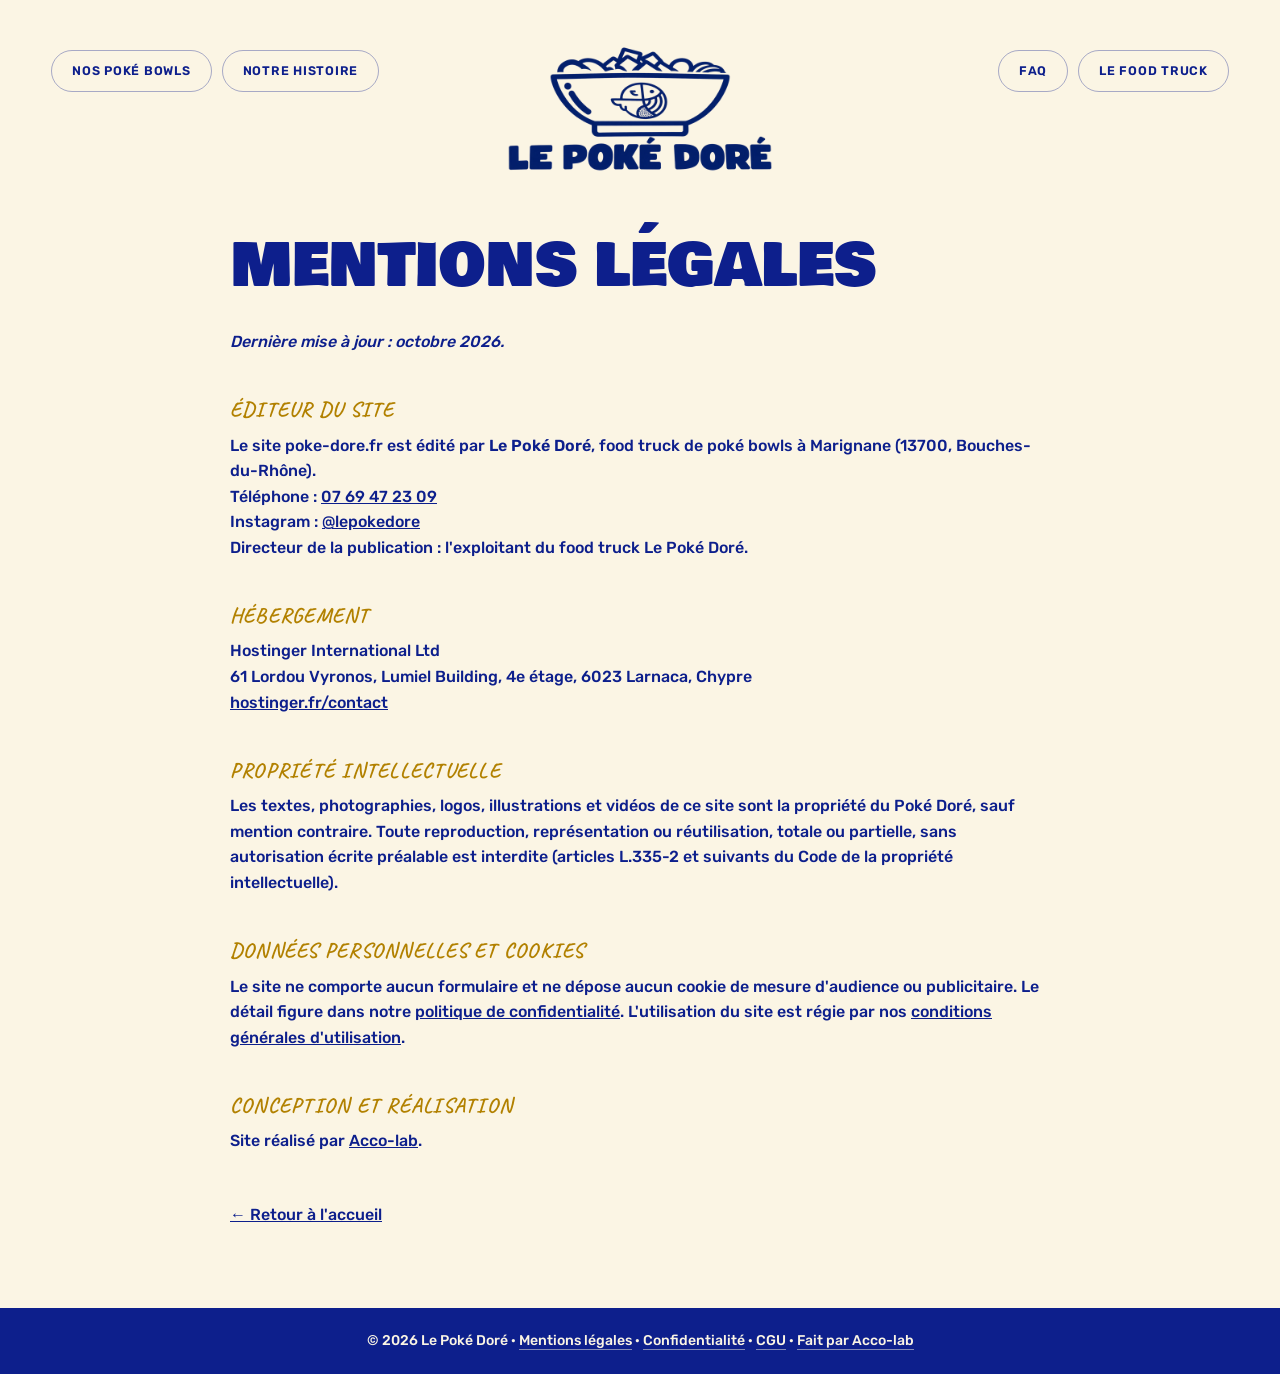
<file: mentions-legales.html>
<!doctype html>
<html lang="fr">
<head>
  <meta charset="utf-8">
  <meta name="viewport" content="width=device-width, initial-scale=1">
  <title>Mentions légales – Le Poké Doré</title>
  <meta name="description" content="Mentions légales du site Le Poké Doré, food truck de poké bowls à Marignane.">
  <link rel="canonical" href="https://poke-dore.fr/mentions-legales.html">
  <meta name="theme-color" content="#0d1f8c">
  <meta property="og:type" content="website">
  <meta property="og:locale" content="fr_FR">
  <meta property="og:site_name" content="Le Poké Doré">
  <meta property="og:title" content="Mentions légales – Le Poké Doré">
  <meta property="og:description" content="Mentions légales du site Le Poké Doré, food truck de poké bowls à Marignane.">
  <meta property="og:url" content="https://poke-dore.fr/mentions-legales.html">
  <meta property="og:image" content="https://poke-dore.fr/image/og-image.jpg">
  <meta property="og:image:width" content="1200">
  <meta property="og:image:height" content="630">
  <meta name="twitter:card" content="summary_large_image">
  <meta name="twitter:title" content="Mentions légales – Le Poké Doré">
  <meta name="twitter:description" content="Mentions légales du site Le Poké Doré, food truck de poké bowls à Marignane.">
  <meta name="twitter:image" content="https://poke-dore.fr/image/og-image.jpg">
  <link rel="icon" href="favicon.ico" sizes="any">
  <link rel="icon" type="image/png" sizes="192x192" href="icon-192.png">
  <link rel="apple-touch-icon" href="apple-touch-icon.png">
  <link rel="manifest" href="site.webmanifest">
  <meta name="robots" content="noindex, follow">
  <link rel="stylesheet" href="style.css?v=3">
  <style>
    .legal{width:min(820px,88vw);margin:0 auto;padding:clamp(28px,5vw,60px) 0 80px;color:var(--navy)}
    .legal h1{font-family:"Bowlby One SC",cursive;font-weight:400;text-transform:uppercase;font-size:clamp(2rem,5vw,3.6rem);line-height:1;margin-bottom:.6em}
    .legal h2{font:700 1.3rem "Caveat",cursive;letter-spacing:.06em;text-transform:uppercase;color:#b28100;margin:2em 0 .5em}
    .legal p,.legal li{font:500 1rem/1.6 "Rubik",sans-serif}
    .legal ul{padding-left:1.2em}
    .legal a{color:var(--navy)}
  </style>
</head>
<body>
<main>
  <nav class="nav nav--light" aria-label="Navigation principale">
    <div class="nav__links">
    <div class="nav__group reveal">
      <a class="pill" href="index.html#bowls">Nos poké bowls</a>
      <a class="pill" href="histoire.html">Notre histoire</a>
    </div>
    <a class="nav__logo reveal" href="index.html" aria-label="Le Poké Doré – accueil">
      <img src="image/logo.webp" alt="Le Poké Doré" width="1400" height="700">
    </a>
    <div class="nav__group nav__group--right reveal">
      <a class="pill" href="index.html#faq">FAQ</a>
      <a class="pill" href="index.html#truck">Le food truck</a>
    </div>
    </div>
  </nav>

  <section class="legal">
    <h1>Mentions légales</h1>
    <p><em>Dernière mise à jour : octobre 2026.</em></p>

    <h2>Éditeur du site</h2>
    <p>Le site poke-dore.fr est édité par <strong>Le Poké Doré</strong>, food truck de poké bowls à Marignane (13700, Bouches-du-Rhône).<br>
      Téléphone : <a href="tel:+33769472309">07 69 47 23 09</a><br>
      Instagram : <a href="https://www.instagram.com/lepokedore" target="_blank" rel="noopener">@lepokedore</a></p>
    <p>Directeur de la publication : l'exploitant du food truck Le Poké Doré.</p>

    <h2>Hébergement</h2>
    <p>Hostinger International Ltd<br>
      61 Lordou Vyronos, Lumiel Building, 4e étage, 6023 Larnaca, Chypre<br>
      <a href="https://www.hostinger.fr/contact" target="_blank" rel="noopener">hostinger.fr/contact</a></p>

    <h2>Propriété intellectuelle</h2>
    <p>Les textes, photographies, logos, illustrations et vidéos de ce site sont la propriété du Poké Doré, sauf mention contraire. Toute reproduction, représentation ou réutilisation, totale ou partielle, sans autorisation écrite préalable est interdite (articles L.335-2 et suivants du Code de la propriété intellectuelle).</p>

    <h2>Données personnelles et cookies</h2>
    <p>Le site ne comporte aucun formulaire et ne dépose aucun cookie de mesure d'audience ou publicitaire. Le détail figure dans notre <a href="confidentialite.html">politique de confidentialité</a>. L'utilisation du site est régie par nos <a href="cgu.html">conditions générales d'utilisation</a>.</p>

    <h2>Conception et réalisation</h2>
    <p>Site réalisé par <a href="https://acco-lab.fr" target="_blank" rel="noopener">Acco-lab</a>.</p>

    <p style="margin-top:3em"><a href="index.html">← Retour à l'accueil</a></p>
  </section>
</main>
<footer class="legal-footer">
  <p>© 2026 Le Poké Doré · <a href="mentions-legales.html">Mentions légales</a> · <a href="confidentialite.html">Confidentialité</a> · <a href="cgu.html">CGU</a> · <a href="https://acco-lab.fr" target="_blank" rel="noopener">Fait par Acco-lab</a></p>
</footer>
</body>
</html>
</file>
<file: style.css>
/* ===== Le Poké Doré – styles communs ===== */
/* ===== Polices auto-hébergées (RGPD : aucun appel à Google Fonts) ===== */
@font-face{font-family:"Bowlby One SC";font-style:normal;font-weight:400;font-display:swap;src:url("assets/fonts/bowlby-one-sc-latin-400-normal.woff2") format("woff2")}
@font-face{font-family:"Caveat";font-style:normal;font-weight:700;font-display:swap;src:url("assets/fonts/caveat-latin-700-normal.woff2") format("woff2")}
@font-face{font-family:"Rubik";font-style:normal;font-weight:500;font-display:swap;src:url("assets/fonts/rubik-latin-500-normal.woff2") format("woff2")}
@font-face{font-family:"Rubik";font-style:normal;font-weight:600;font-display:swap;src:url("assets/fonts/rubik-latin-600-normal.woff2") format("woff2")}

:root{
  --navy:#0d1f8c;
  --navy-deep:#061250;
  --yellow:#f4c430;
  --cream:#fbf5e4;
  --ink:#121212;
}
*{box-sizing:border-box;margin:0;padding:0}
html,body{background:var(--cream);color:var(--ink);font-family:"Rubik",sans-serif}
img,video{max-width:100%}

/* ---------- NAV ---------- */
.nav{
  position:relative;z-index:3;
  display:grid;grid-template-columns:1fr auto 1fr;align-items:start;
  padding:clamp(18px,3vw,36px) clamp(16px,4vw,56px) 0;
  gap:16px;
}
.nav__links{display:contents}
.nav__group{display:flex;gap:10px;flex-wrap:wrap;padding-top:14px}
.nav__group--right{justify-content:flex-end}
.pill{
  font:600 .78rem/1 "Rubik",sans-serif;letter-spacing:.06em;text-transform:uppercase;
  color:var(--cream);text-decoration:none;
  padding:14px 20px;border-radius:999px;
  border:1.5px solid rgba(251,245,228,.55);
  background:rgba(6,18,80,.25);backdrop-filter:blur(6px);
  transition:background .25s,color .25s,transform .25s;
}
@media (hover:hover){.pill:hover{background:var(--cream);color:var(--navy);transform:translateY(-2px)}}
.nav__logo{display:block;width:clamp(170px,22vw,330px)}
.nav__logo img{width:100%;height:auto;display:block}

/* nav sur fond clair (pages intérieures) */
.nav--light .pill{
  color:var(--navy);background:transparent;backdrop-filter:none;
  border-color:rgba(13,31,140,.35);
}
.nav--light .pill.is-active{background:var(--navy);color:var(--cream)}
@media (hover:hover){.nav--light .pill:hover{background:var(--navy);color:var(--cream)}}

/* ---------- reveal ---------- */
.reveal{opacity:0;transform:translateY(24px);animation:up .9s cubic-bezier(.2,.8,.2,1) forwards}
.nav .reveal{animation-delay:.1s}
.nav__logo.reveal{animation-delay:.25s;transform:translateY(-24px)}
@keyframes up{to{opacity:1;transform:none}}

@media (max-width:760px){
  .nav{display:flex;flex-direction:column;align-items:center;gap:8px;padding-top:14px}
  .nav__group{display:contents}
  .nav__links{display:flex;flex-wrap:wrap;justify-content:center;gap:8px;width:100%}
  .nav__logo{order:2;flex:0 0 100%;width:100%;margin-top:14px}
  .nav__logo img{width:min(60vw,220px);margin:0 auto}
  .pill{padding:11px 13px;font-size:.66rem}
}
@media (prefers-reduced-motion:reduce){
  .reveal{animation:none;opacity:1;transform:none}
}

/* ---------- Chef "Appel nous" : sticker fixe qui sort du bord droit ---------- */
.chef-call{
  position:fixed;right:0;bottom:18px;z-index:50;
  width:clamp(120px,15vw,230px);display:block;
  transform:translateX(105%);
  animation:chefin 1s cubic-bezier(.2,.9,.3,1.2) 1.6s forwards;
  filter:drop-shadow(0 14px 22px rgba(6,18,80,.3));
  transition:transform .3s cubic-bezier(.2,.8,.2,1);
}
.chef-call img{width:100%;height:auto;display:block;animation:chefbob 4s ease-in-out infinite 2.6s}
@keyframes chefin{to{transform:translateX(8%)}}
@keyframes chefbob{0%,100%{transform:translateY(0) rotate(0)}50%{transform:translateY(-6px) rotate(-2deg)}}
@media (hover:hover){.chef-call:hover{transform:translateX(0) scale(1.06) !important;animation-play-state:paused}}
.chef-call:active{transform:translateX(0) scale(.98) !important}
@media (max-width:760px){.chef-call{width:112px;bottom:10px}}
@media (prefers-reduced-motion:reduce){.chef-call{animation:none;transform:translateX(8%)}.chef-call img{animation:none}}

/* ---------- FOOTER SIMPLE (pages légales, 404) ---------- */
.legal-footer{background:var(--navy);color:var(--cream);padding:22px clamp(16px,4vw,56px);text-align:center;font:500 .88rem/1.6 "Rubik",sans-serif}
.legal-footer a{color:inherit;text-decoration:none;border-bottom:1px solid rgba(251,245,228,.5)}
.legal-footer a:hover{color:var(--yellow);border-color:var(--yellow)}
</file>
